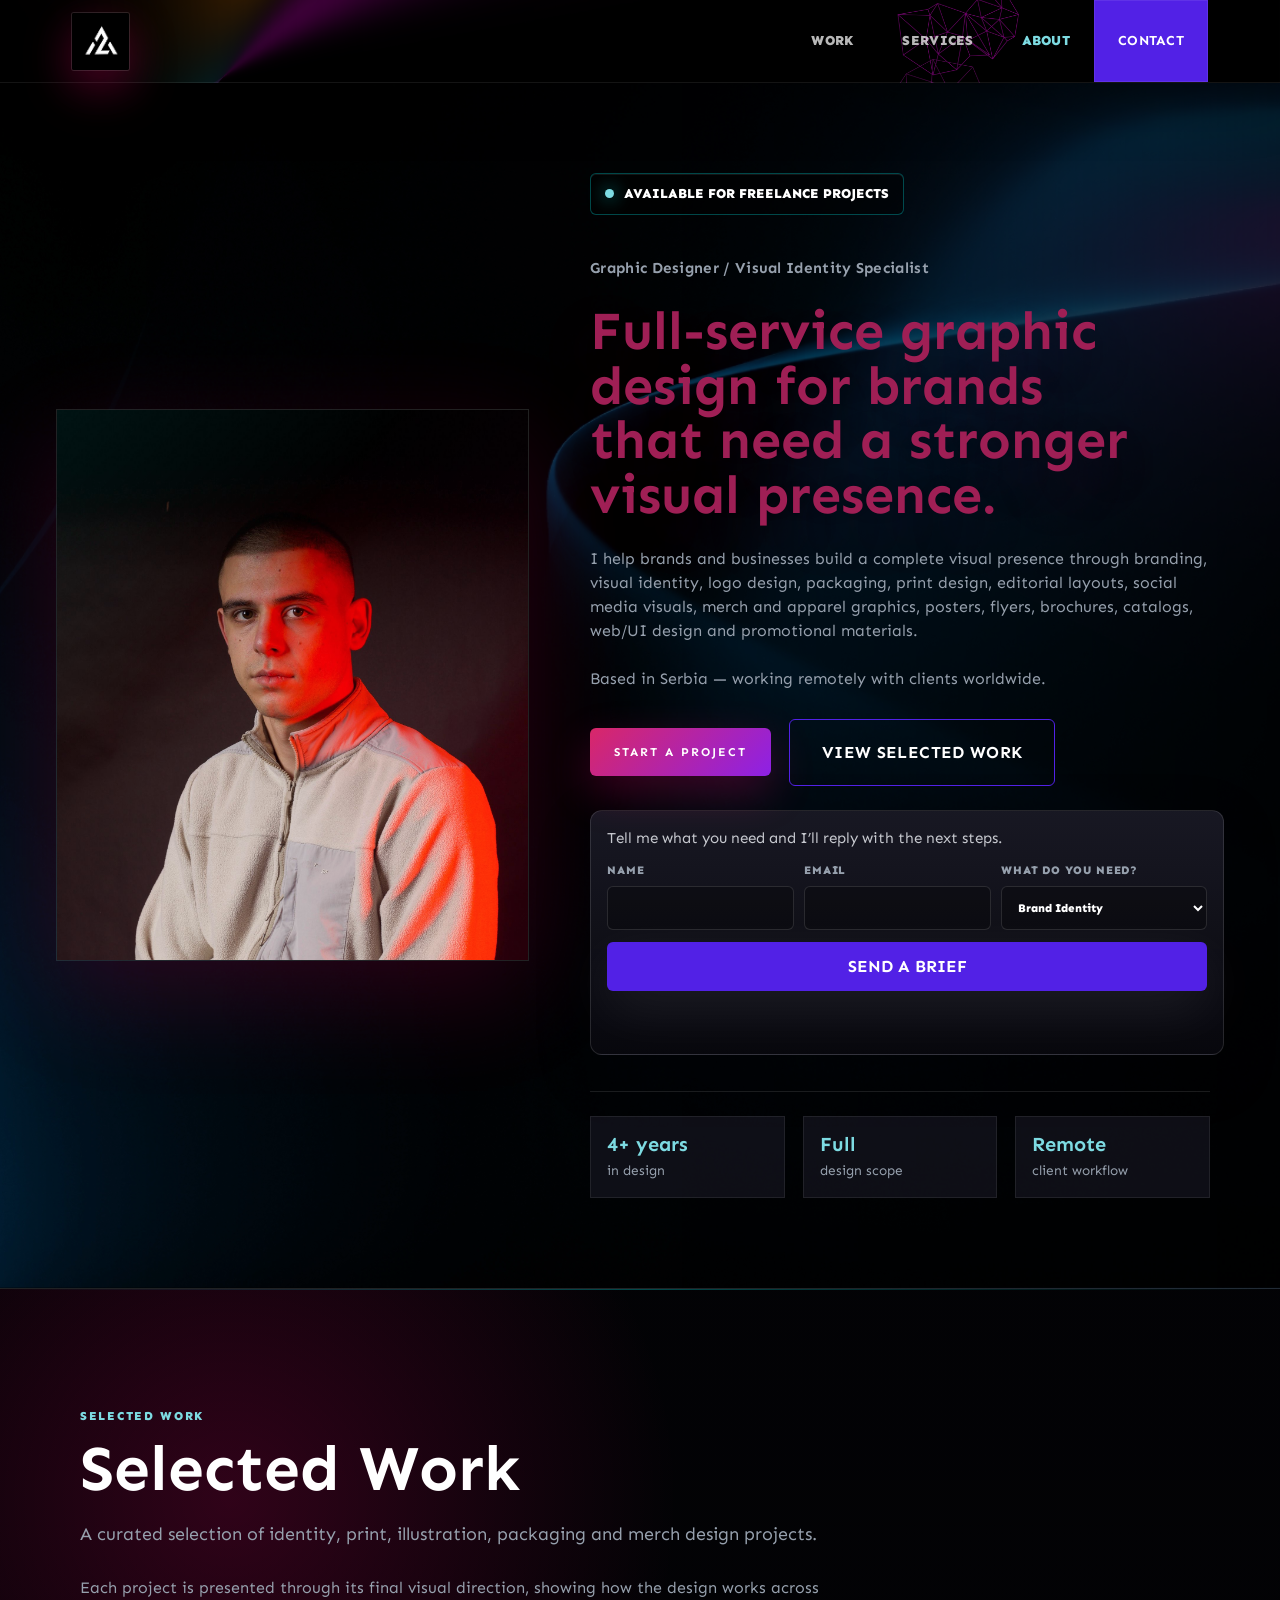
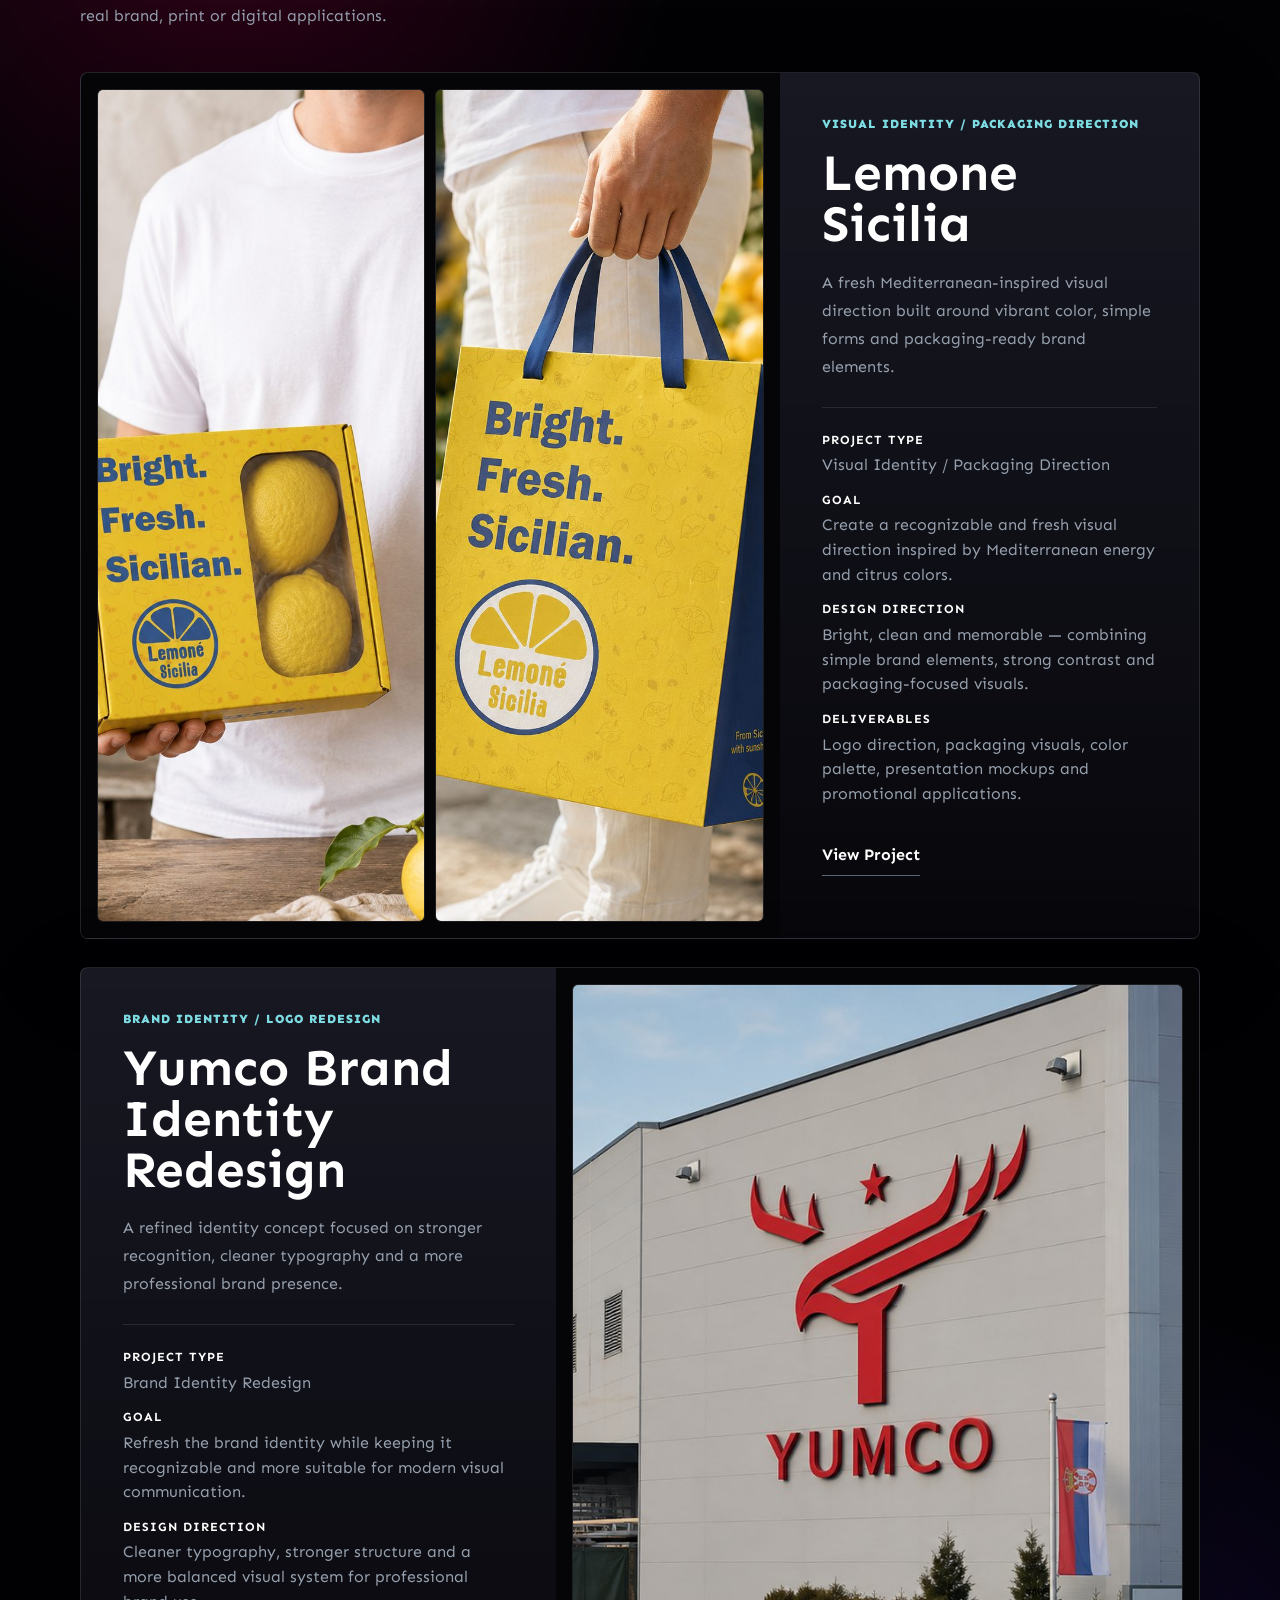
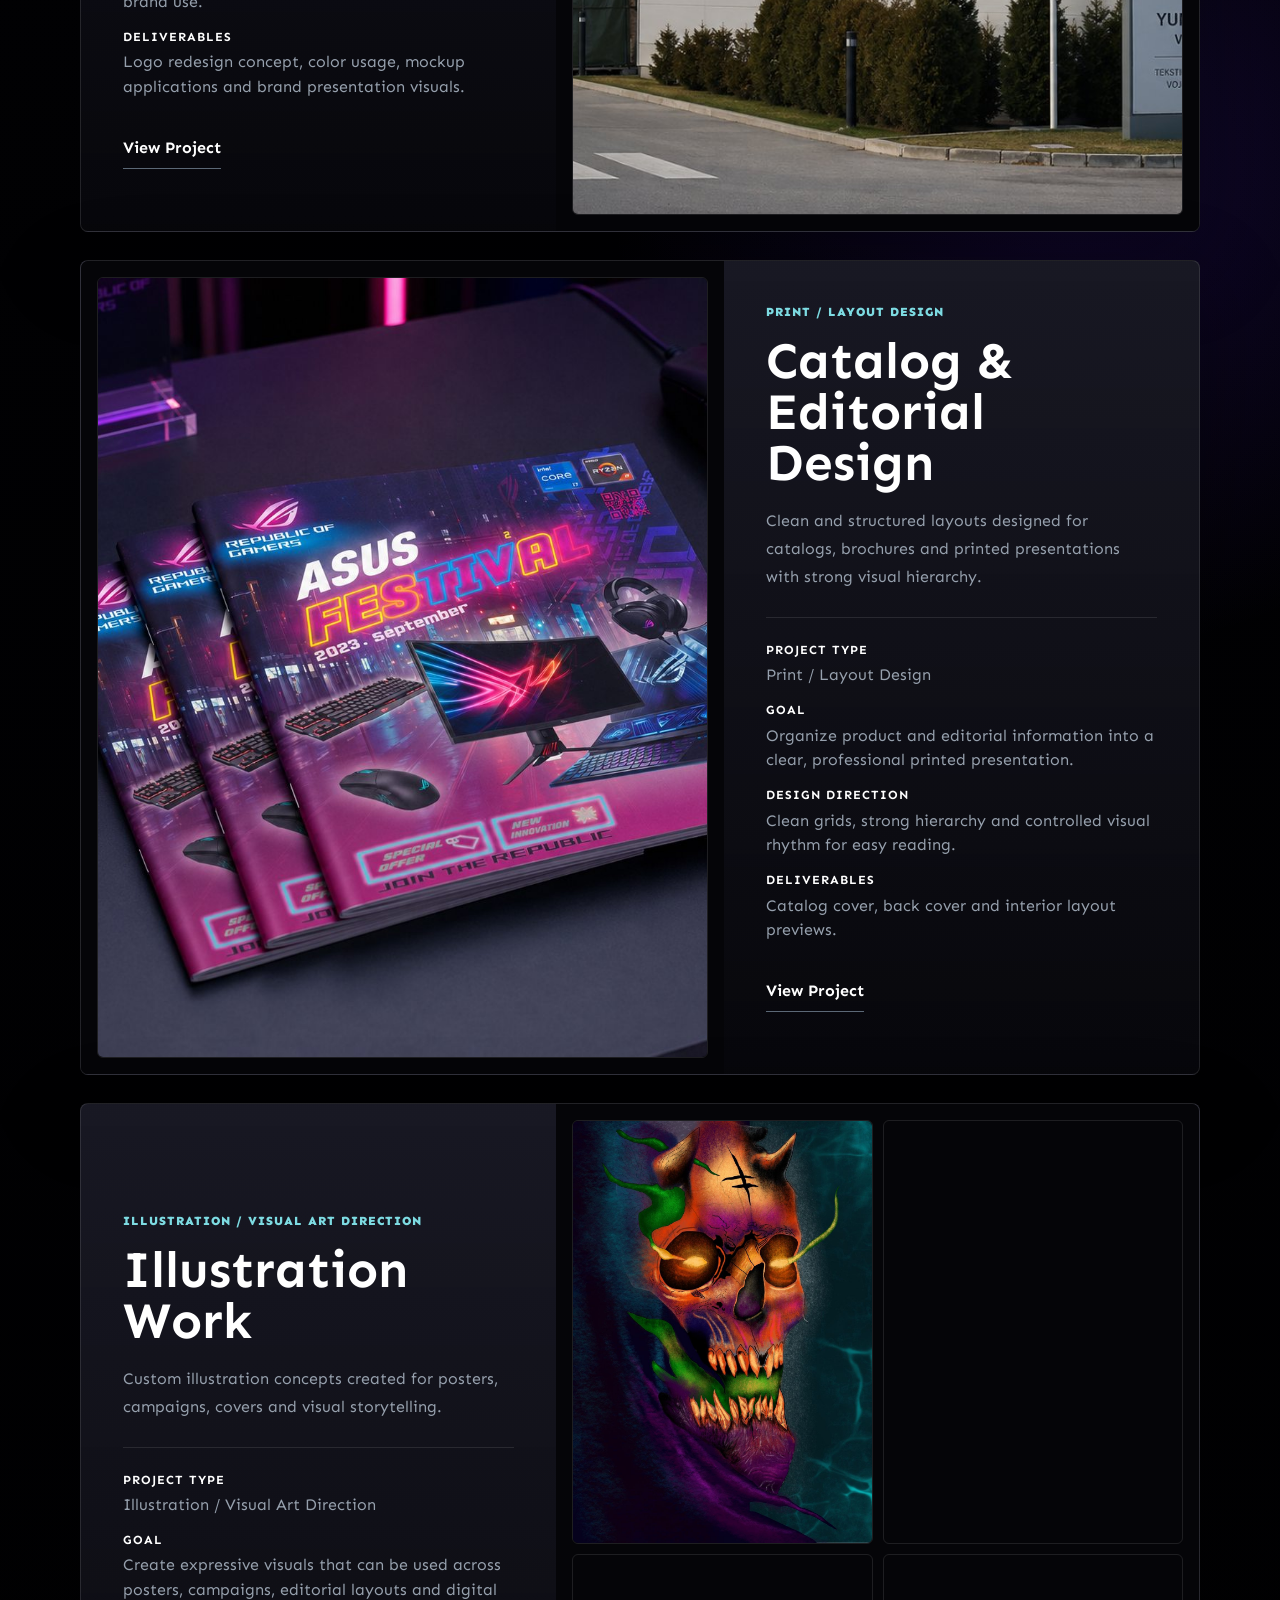
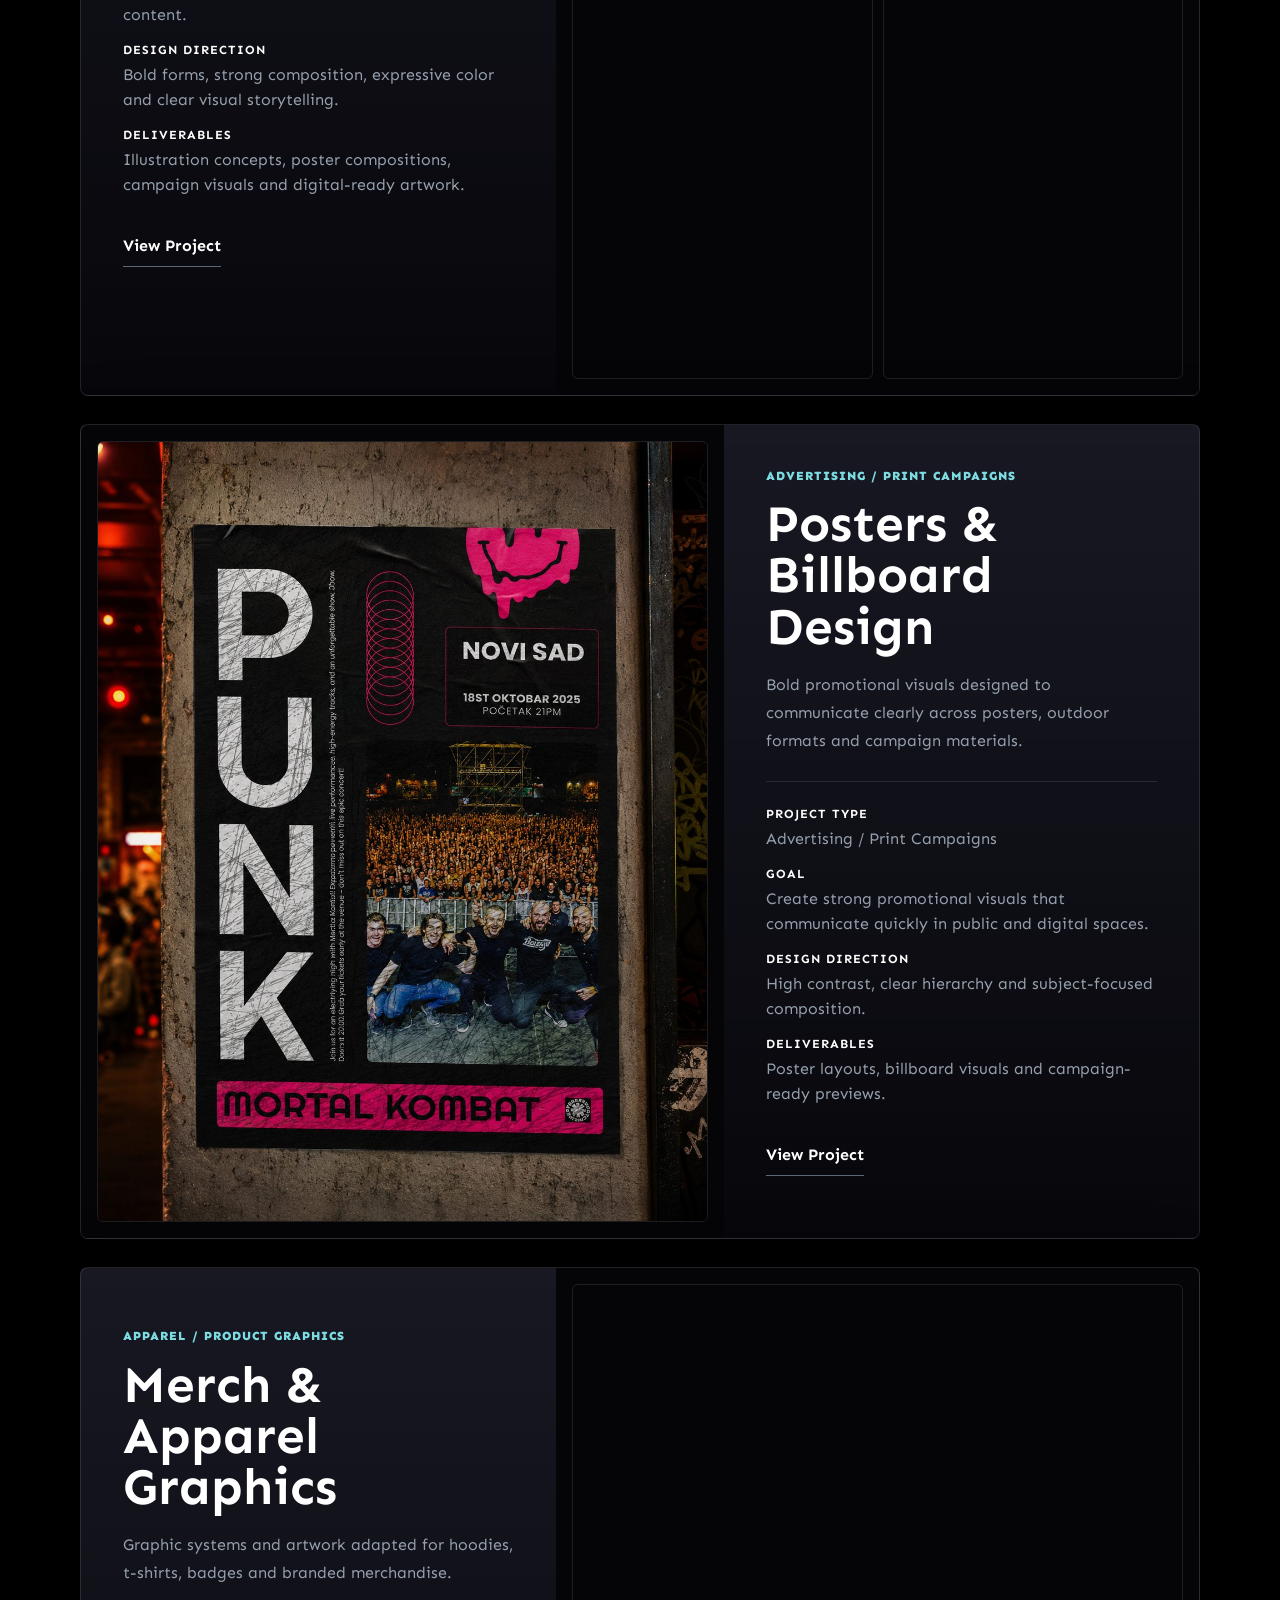
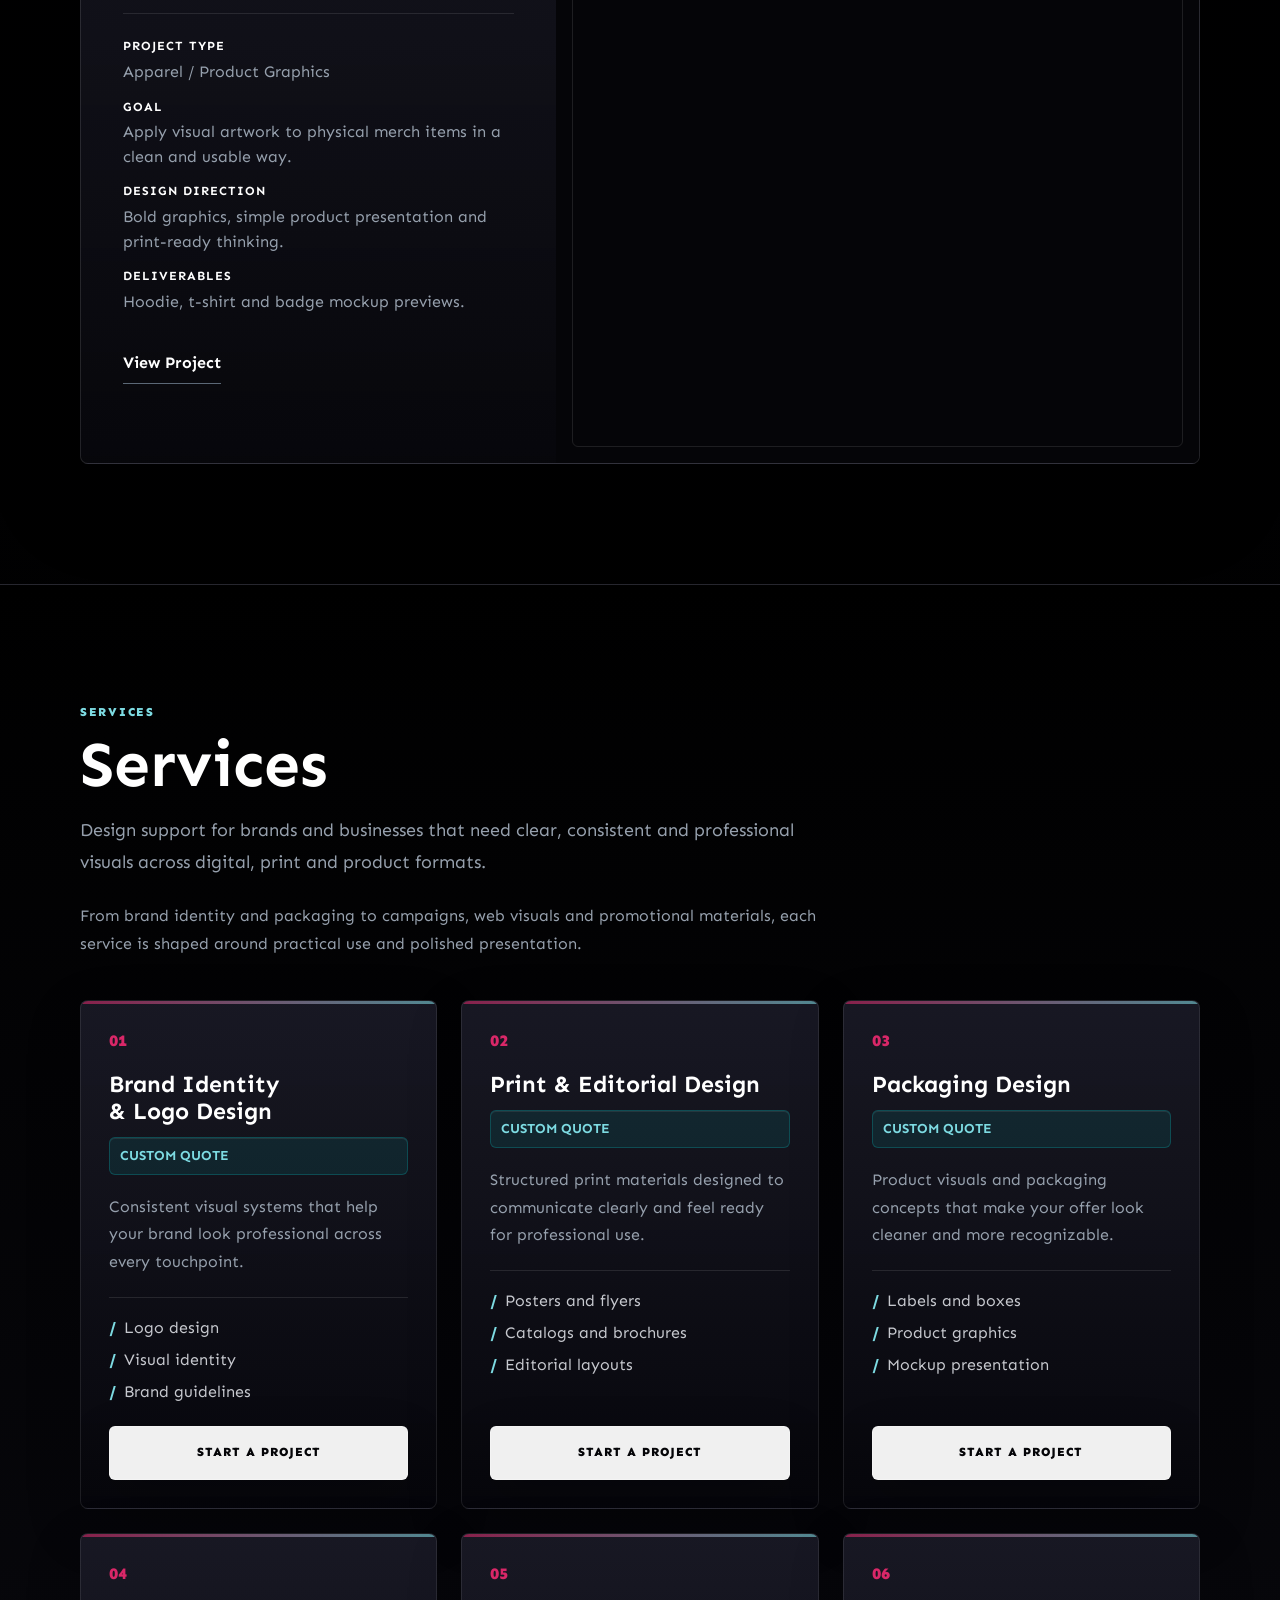
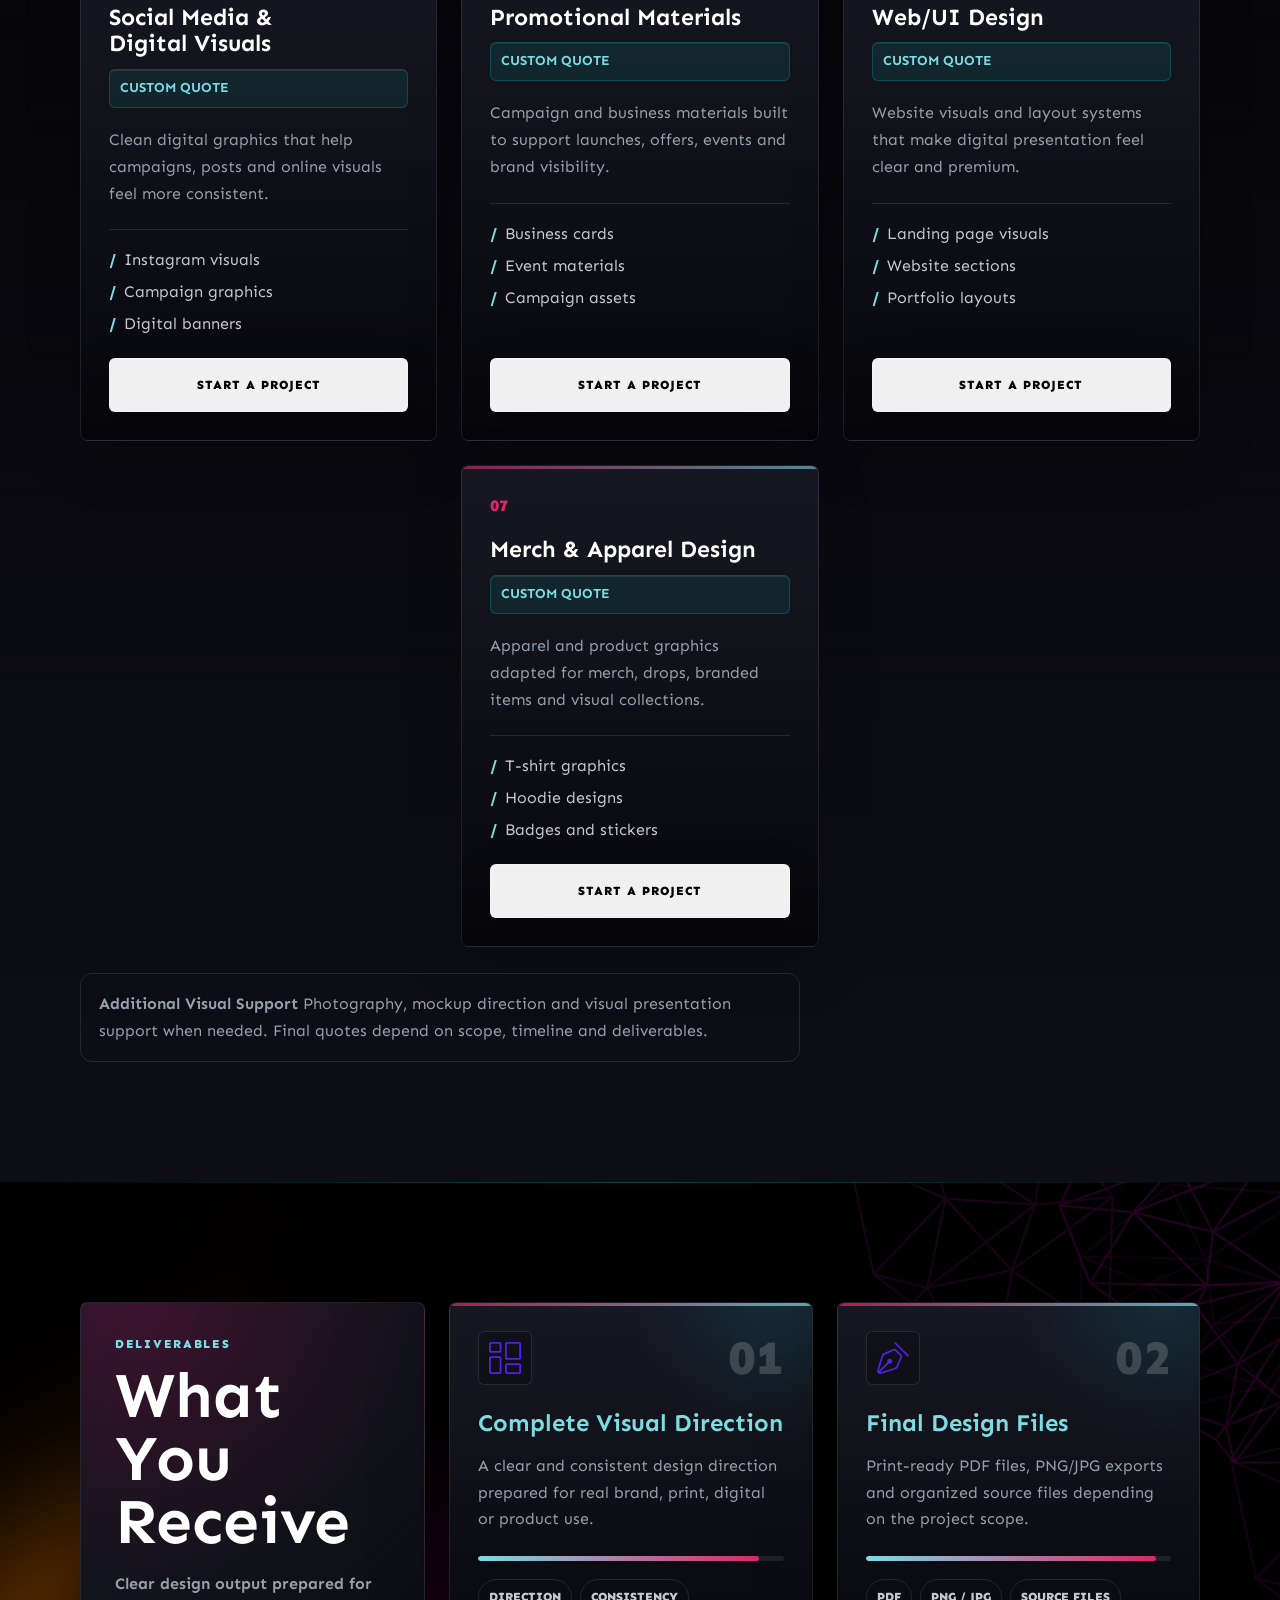
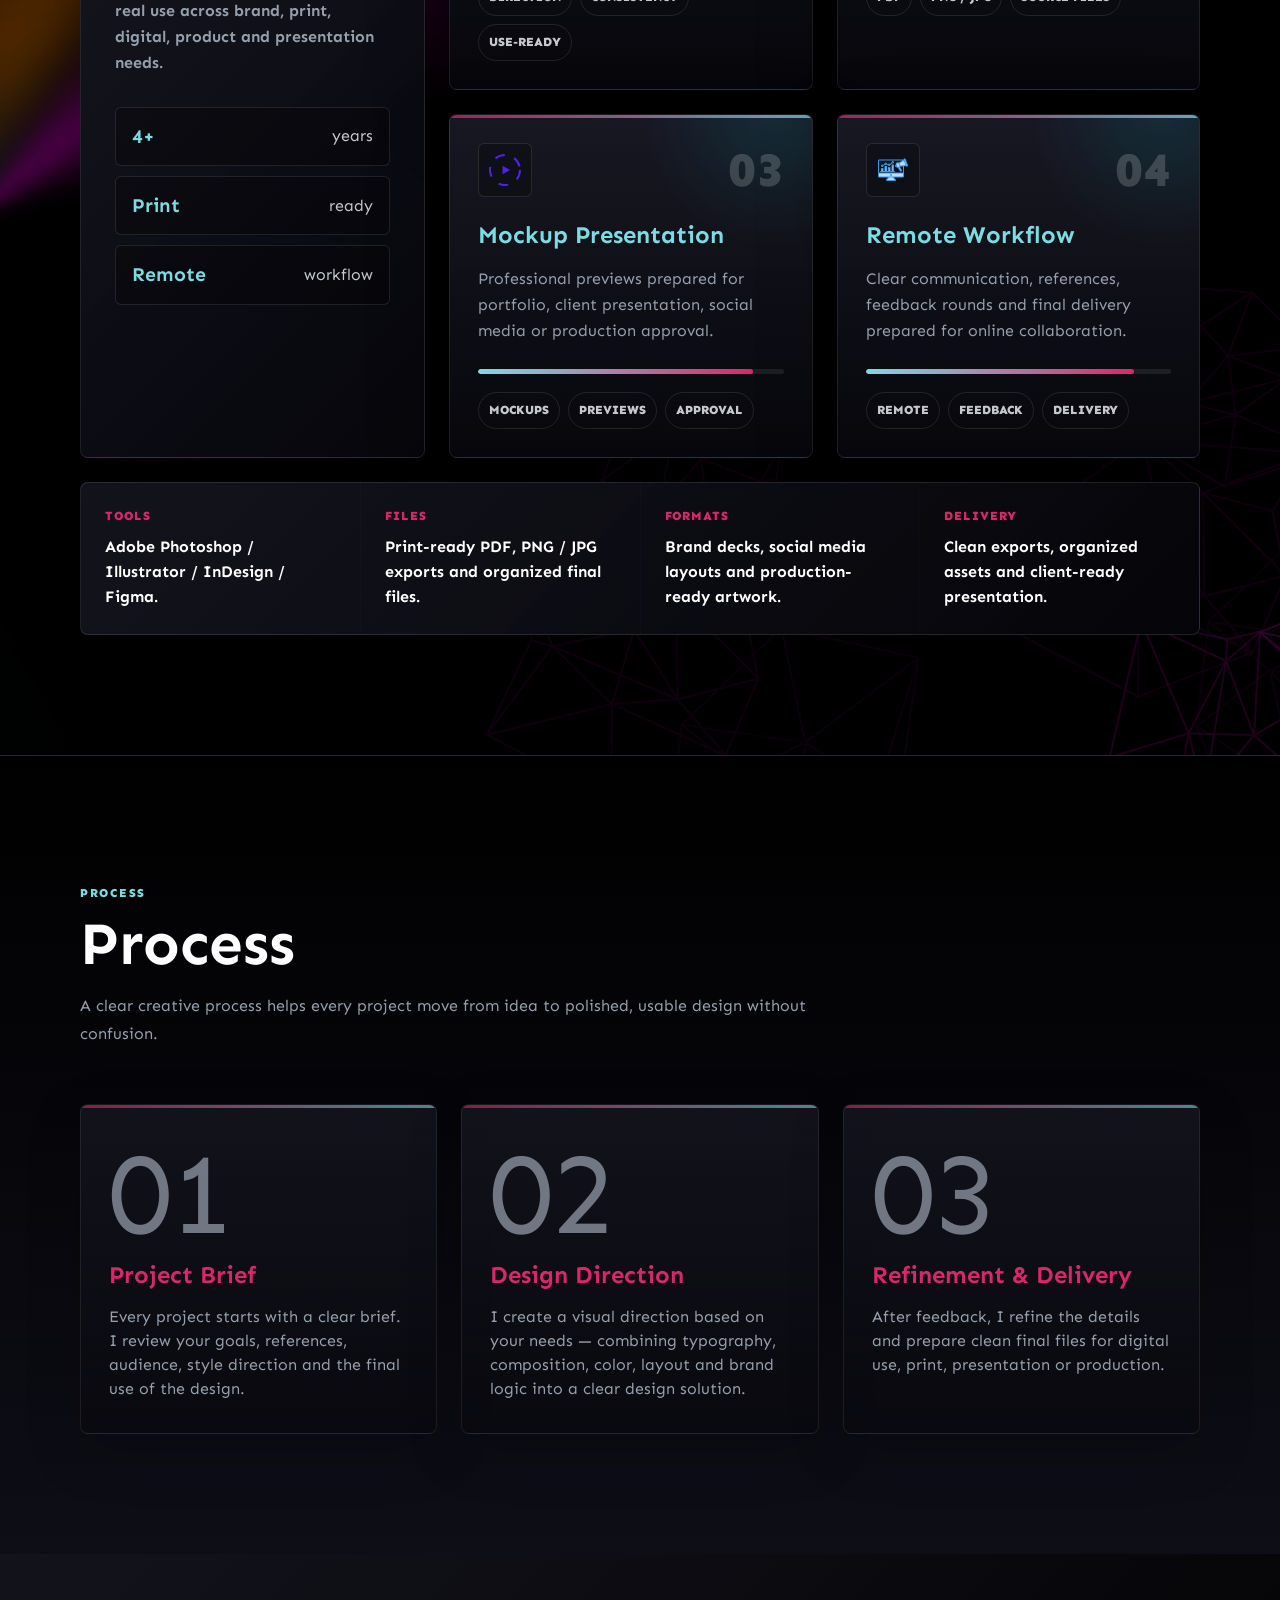
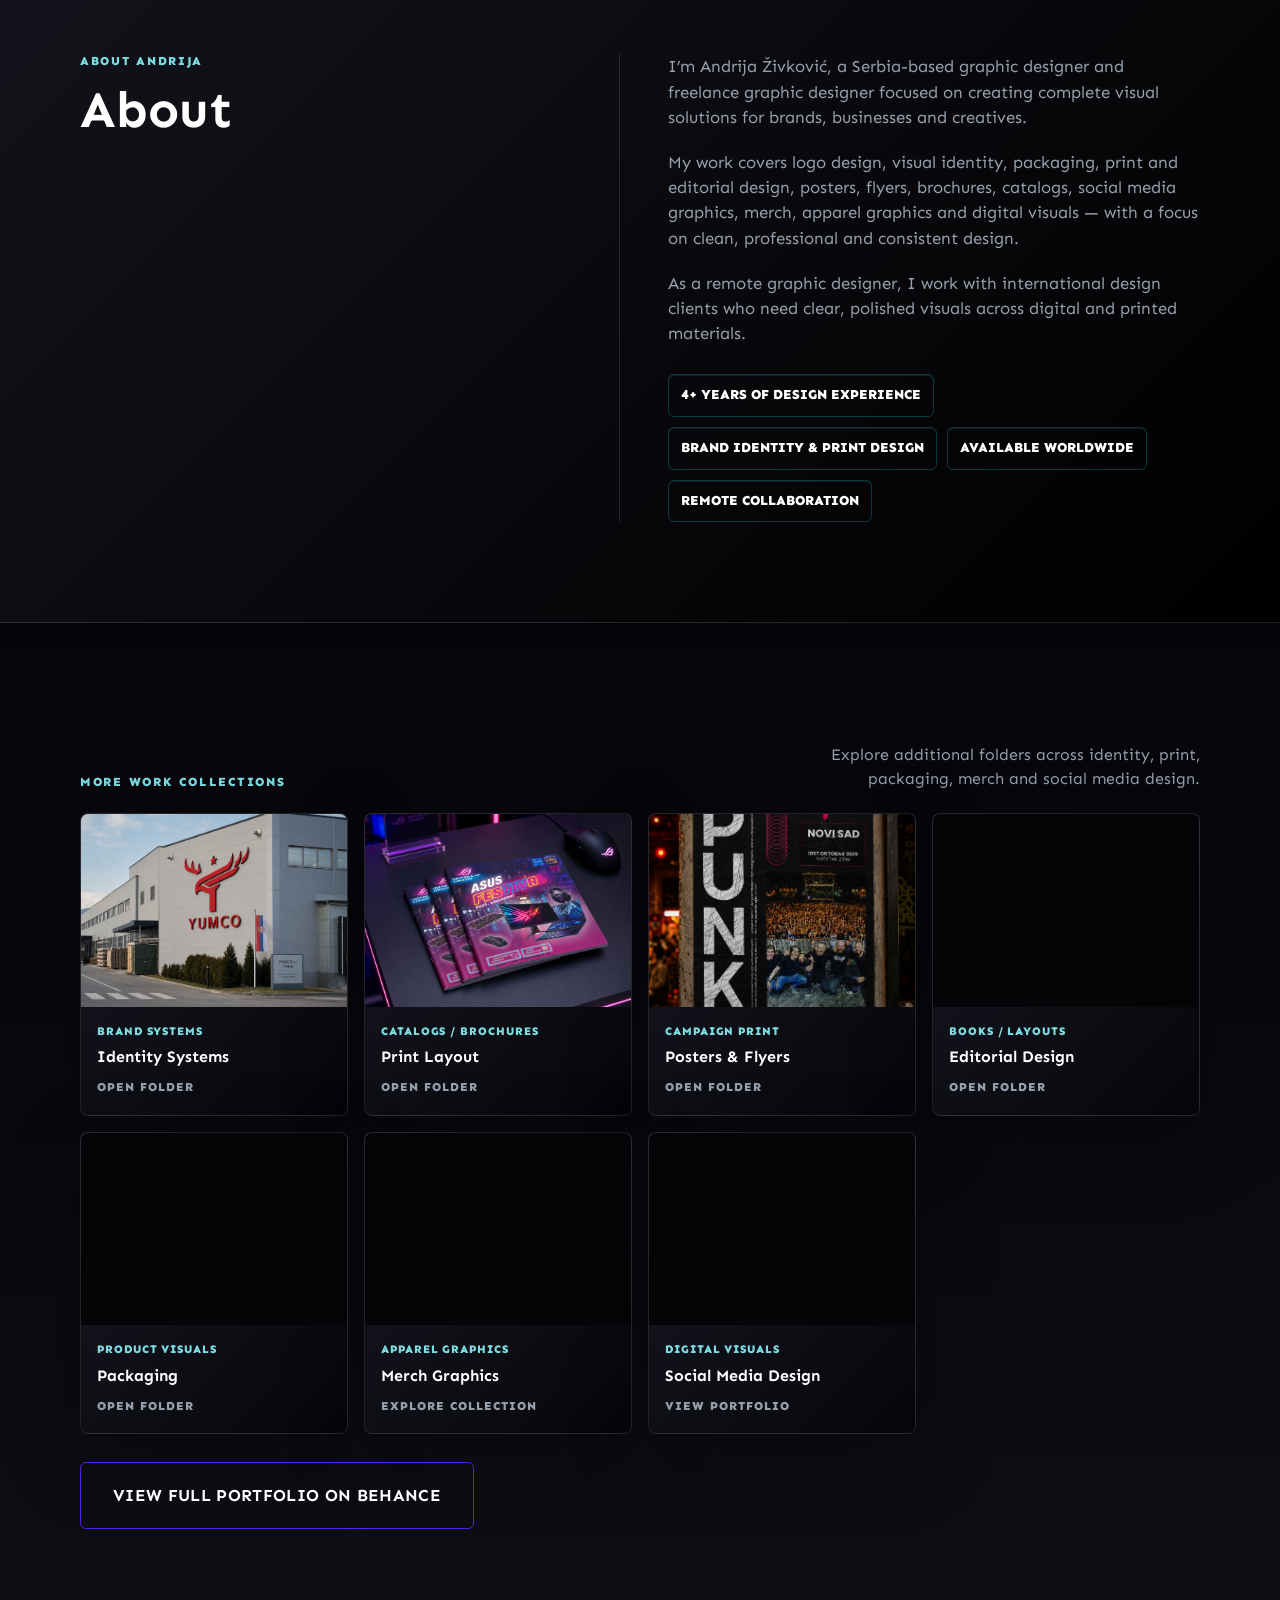
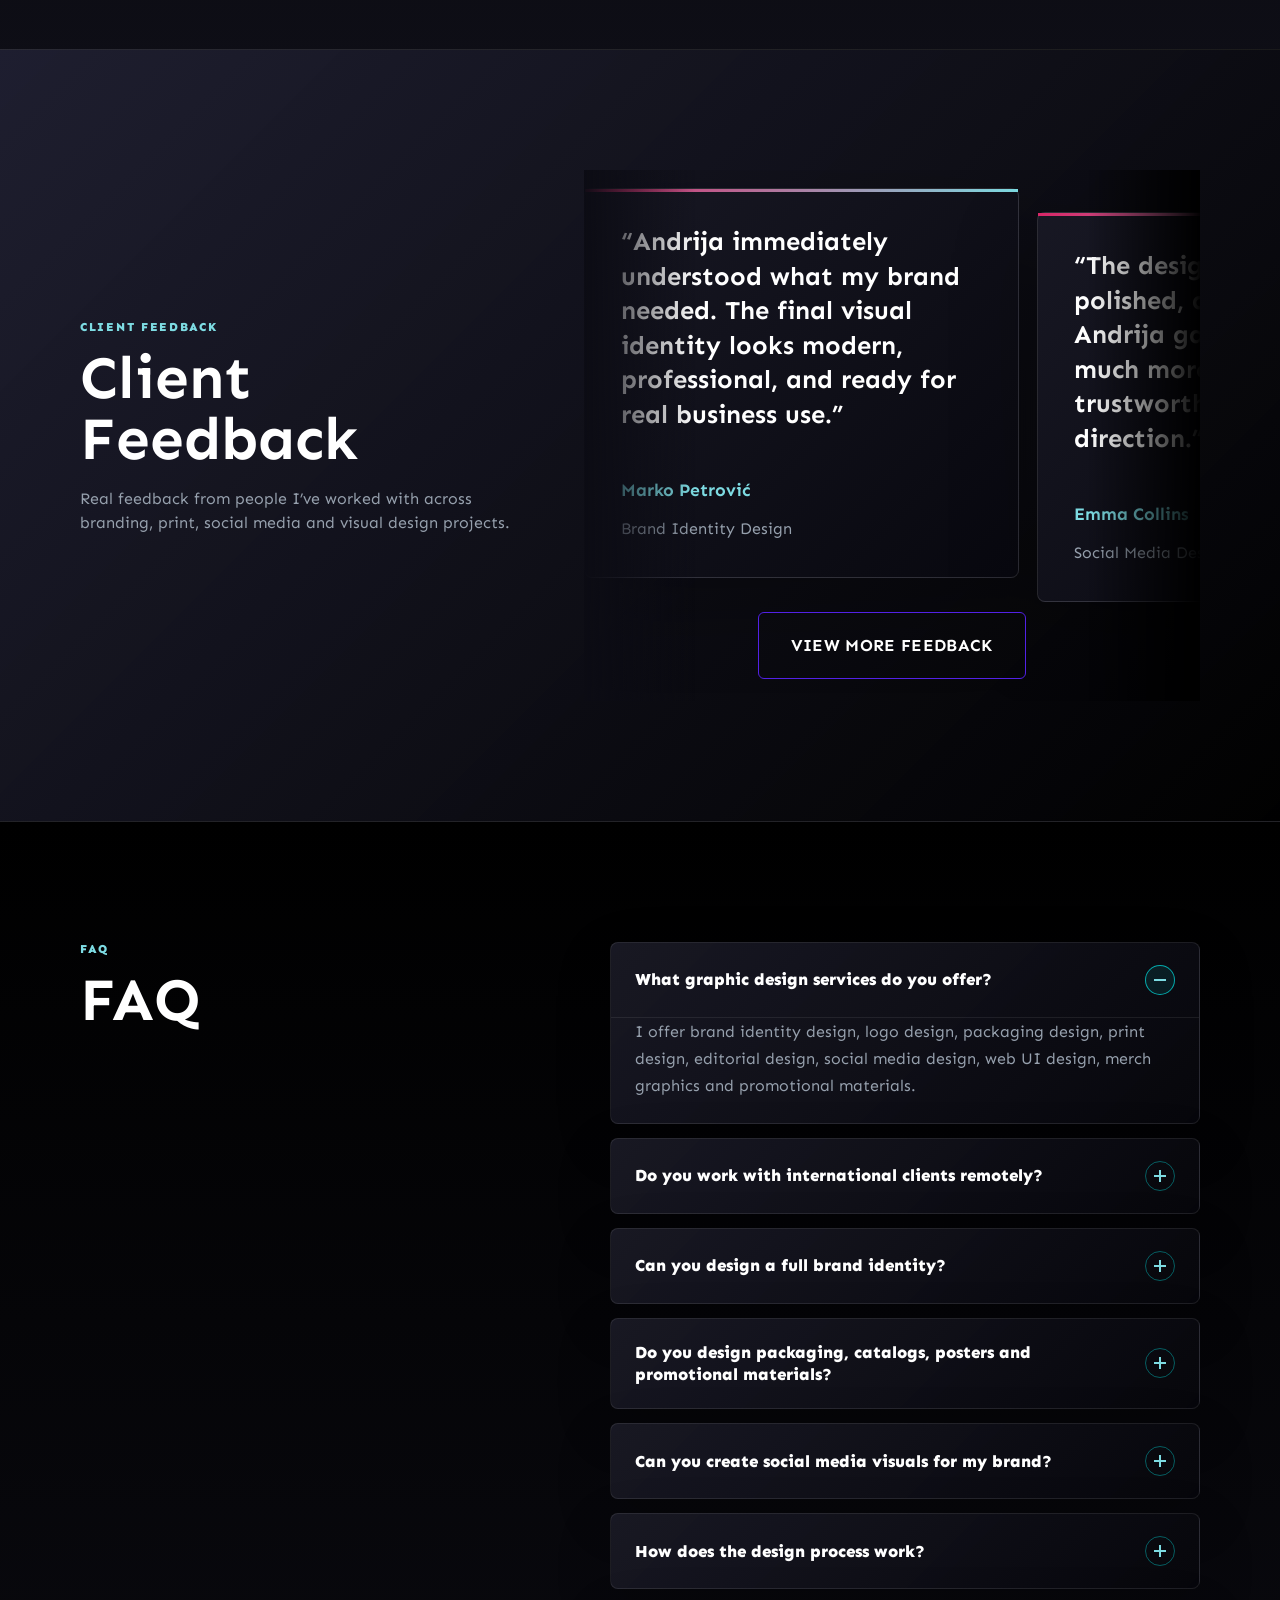
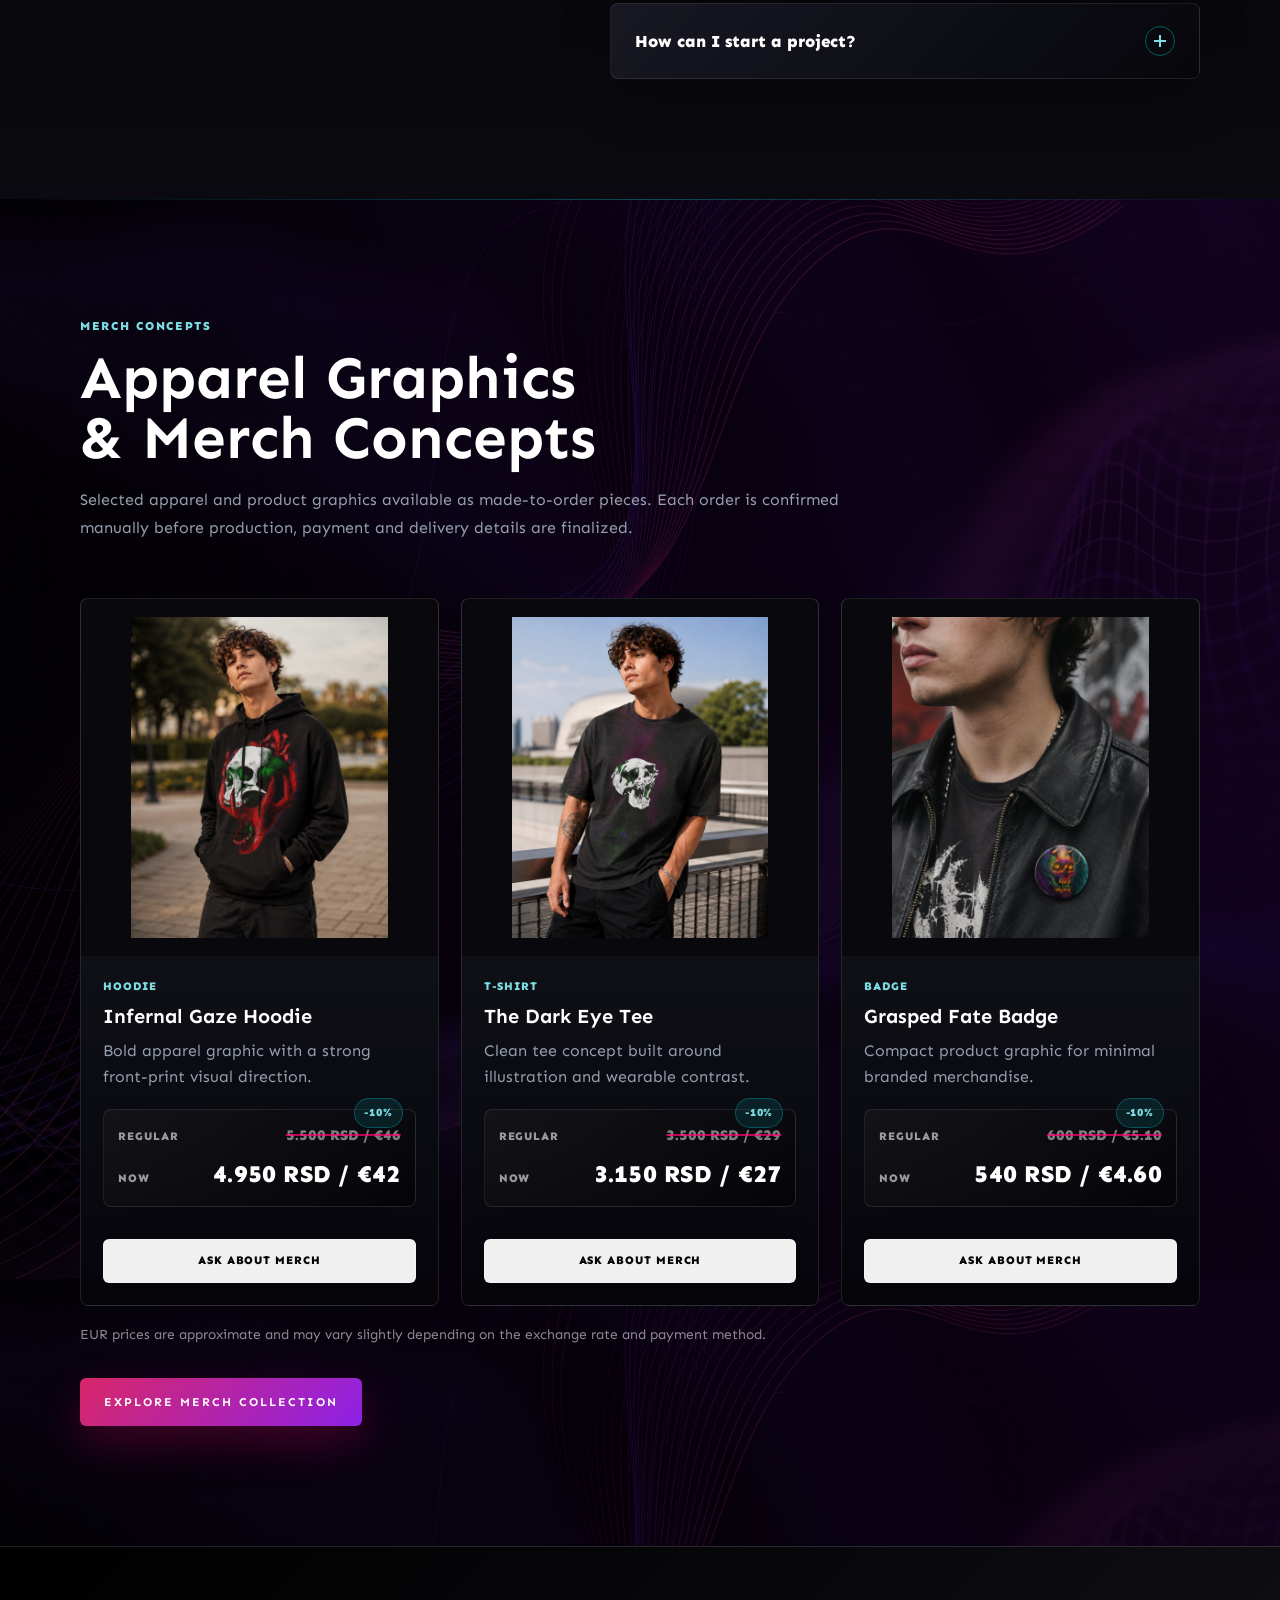
<file: index.html>
﻿<!DOCTYPE html>
<html lang="en">
<head>
  <meta charset="UTF-8">
  <meta name="viewport" content="width=device-width, initial-scale=1.0">
  <meta name="description" content="Full-service graphic designer helping brands build stronger visual identities across branding, logo design, packaging, print, editorial design, social media, web/UI and promotional materials. Available for remote international projects.">
  <meta name="keywords" content="graphic designer, freelance graphic designer, brand identity designer, logo designer, packaging designer, print designer, editorial designer, social media designer, web UI designer, promotional materials design, Serbia graphic designer, remote graphic designer, international graphic designer">
  <meta name="author" content="Andrija Živković">
  <meta name="robots" content="index, follow">
  <meta name="theme-color" content="#000000">
  <!-- Replace this URL with the final production domain if it changes. -->
  <link rel="canonical" href="https://andrijadesignstudio.com/">
  <!-- Google Search Console verification meta tag can be added here after the final domain is connected. -->
  <meta property="og:type" content="website">
  <meta property="og:title" content="Andrija Živković — Full-Service Graphic Designer">
  <meta property="og:description" content="Branding, visual identity, packaging, print, editorial, social media, web/UI and promotional design for brands worldwide.">
  <meta property="og:url" content="https://andrijadesignstudio.com/">
  <meta property="og:image" content="https://andrijadesignstudio.com/assets/andrija-hero.jpg">
  <meta property="og:site_name" content="andrijadesigns">
  <meta name="twitter:card" content="summary_large_image">
  <meta name="twitter:title" content="Andrija Živković — Full-Service Graphic Designer">
  <meta name="twitter:description" content="Full-service branding, print and digital design for brands worldwide.">
  <meta name="twitter:image" content="https://andrijadesignstudio.com/assets/andrija-hero.jpg">
  <title>Andrija Živković — Full-Service Graphic Designer for Branding, Print &amp; Digital Design</title>
  <link rel="icon" href="./assets/favicon.jpg" type="image/jpeg">
  <link rel="preconnect" href="https://fonts.googleapis.com">
  <link rel="preconnect" href="https://fonts.gstatic.com" crossorigin>
  <link href="https://fonts.googleapis.com/css2?family=Sen:wght@400;700;800&display=swap&subset=latin,latin-ext" rel="stylesheet">
  <link rel="stylesheet" href="styles.css">
  <script type="application/ld+json">
    {
      "@context": "https://schema.org",
      "@graph": [
        {
          "@type": "Person",
          "@id": "https://andrijadesignstudio.com/#person",
          "name": "Andrija Živković",
          "jobTitle": "Graphic Designer",
          "description": "Full-service graphic designer specializing in branding, visual identity, packaging, print, editorial, social media, web/UI and promotional design.",
          "url": "https://andrijadesignstudio.com/",
          "image": "https://andrijadesignstudio.com/assets/andrija-hero.jpg",
          "sameAs": [
            "https://www.behance.net/andrijadesign",
            "https://www.instagram.com/overriftdesigns/",
            "https://www.fiverr.com/sellers/andrijaandraa/"
          ],
          "knowsAbout": [
            "Graphic Design",
            "Brand Identity Design",
            "Logo Design",
            "Packaging Design",
            "Print Design",
            "Editorial Design",
            "Social Media Design",
            "Web UI Design",
            "Promotional Materials Design"
          ]
        },
        {
          "@type": "ProfessionalService",
          "@id": "https://andrijadesignstudio.com/#service",
          "name": "Andrija Živković Graphic Design",
          "url": "https://andrijadesignstudio.com/",
          "logo": "https://andrijadesignstudio.com/assets/logo.jpeg",
          "image": "https://andrijadesignstudio.com/assets/andrija-hero.jpg",
          "description": "Full-service graphic design for brands that need branding, visual identity, logo design, packaging, print design, editorial design, social media visuals, web/UI design and promotional materials.",
          "areaServed": "Worldwide",
          "founder": {
            "@id": "https://andrijadesignstudio.com/#person"
          },
          "sameAs": [
            "https://www.behance.net/andrijadesign",
            "https://www.instagram.com/overriftdesigns/",
            "https://www.fiverr.com/sellers/andrijaandraa/"
          ],
          "serviceType": [
            "Brand identity design",
            "Logo design",
            "Packaging design",
            "Print design",
            "Editorial design",
            "Social media design",
            "Web UI design",
            "Promotional materials design"
          ]
        }
      ]
    }
  </script>
  <script type="application/ld+json">
    {
      "@context": "https://schema.org",
      "@type": "FAQPage",
      "mainEntity": [
        {
          "@type": "Question",
          "name": "What graphic design services do you offer?",
          "acceptedAnswer": {
            "@type": "Answer",
            "text": "I offer brand identity design, logo design, packaging design, print design, editorial design, social media design, web UI design, merch graphics and promotional materials."
          }
        },
        {
          "@type": "Question",
          "name": "Do you work with international clients remotely?",
          "acceptedAnswer": {
            "@type": "Answer",
            "text": "Yes. I work remotely with clients worldwide through a clear online workflow, references, feedback rounds and organized final delivery."
          }
        },
        {
          "@type": "Question",
          "name": "Can you design a full brand identity?",
          "acceptedAnswer": {
            "@type": "Answer",
            "text": "Yes. A full brand identity can include logo direction, typography, color system, visual style, mockups and presentation-ready brand assets."
          }
        },
        {
          "@type": "Question",
          "name": "Do you design packaging, catalogs, posters and promotional materials?",
          "acceptedAnswer": {
            "@type": "Answer",
            "text": "Yes. I create packaging visuals, catalogs, brochures, posters, flyers, editorial layouts and print-ready promotional materials."
          }
        },
        {
          "@type": "Question",
          "name": "Can you create social media visuals for my brand?",
          "acceptedAnswer": {
            "@type": "Answer",
            "text": "Yes. I design Instagram posts, story visuals, campaign graphics, digital banners and consistent social media systems for brands."
          }
        },
        {
          "@type": "Question",
          "name": "How does the design process work?",
          "acceptedAnswer": {
            "@type": "Answer",
            "text": "Every project starts with a brief, then moves into visual direction, refinement and final file delivery for digital, print or production use."
          }
        },
        {
          "@type": "Question",
          "name": "How can I start a project?",
          "acceptedAnswer": {
            "@type": "Answer",
            "text": "Send a short brief with your goals, deadline, budget range and reference links. I will review the scope and reply with clear next steps."
          }
        }
      ]
    }
  </script>
</head>
<body>
  <div class="scroll-progress" aria-hidden="true"></div>

  <header class="site-header">
    <nav class="nav-shell" aria-label="Main navigation">
      <a class="brand" href="#top" aria-label="andrijadesigns home">
        <img src="./assets/logo.jpeg" alt="Andrija Živković graphic designer logo">
      </a>
      <button class="menu-toggle" type="button" aria-label="Open menu" aria-expanded="false">
        <span></span>
        <span></span>
      </button>
      <div class="nav-links" data-menu>
        <a href="#work">Work</a>
        <a href="#services">Services</a>
        <a href="#about">About</a>
        <a class="nav-button" href="#contact">Contact</a>
      </div>
    </nav>
  </header>

  <main id="top">
    <section class="split-section hero-section">
      <div class="container split-grid">
        <div class="media-panel reveal">
          <img src="./assets/andrija-hero.jpg" alt="Andrija Živković Serbia-based full-service graphic designer portrait" fetchpriority="high" decoding="async">
        </div>
        <div class="copy-panel reveal">
          <div class="availability-pill"><span></span>Available for freelance projects</div>
          <p class="eyebrow">Graphic Designer / Visual Identity Specialist</p>
          <h1>Full-service graphic design for brands that need a stronger visual presence.</h1>
          <p>I help brands and businesses build a complete visual presence through branding, visual identity, logo design, packaging, print design, editorial layouts, social media visuals, merch and apparel graphics, posters, flyers, brochures, catalogs, web/UI design and promotional materials.</p>
          <p class="hero-support">Based in Serbia — working remotely with clients worldwide.</p>
          <div class="hero-actions">
            <a class="button hot" href="#contact">Start a Project</a>
            <a class="button outline" href="#work">View Selected Work</a>
          </div>
          <form class="quick-inquiry-form" data-quick-inquiry-form data-contact-endpoint="/api/contact">
            <p>Tell me what you need and I’ll reply with the next steps.</p>
            <div class="quick-inquiry-grid">
              <label>Name<input name="name" type="text" autocomplete="name" required></label>
              <label>Email<input name="email" type="email" autocomplete="email" required></label>
              <label>What do you need?
                <select name="projectType" required>
                  <option value="Brand Identity">Brand Identity</option>
                  <option value="Logo Design">Logo Design</option>
                  <option value="Packaging">Packaging</option>
                  <option value="Print Design">Print Design</option>
                  <option value="Editorial Design">Editorial Design</option>
                  <option value="Social Media">Social Media</option>
                  <option value="Merch">Merch</option>
                  <option value="Web / UI Visuals">Web / UI Visuals</option>
                  <option value="Other">Other</option>
                </select>
              </label>
            </div>
            <button class="button form-button" type="submit">Send a Brief</button>
            <span class="form-note" data-quick-inquiry-note aria-live="polite"></span>
          </form>
          <div class="hero-stats" aria-label="Portfolio highlights">
            <div><strong>4+ years</strong><span>in design</span></div>
            <div><strong>Full</strong><span>design scope</span></div>
            <div><strong>Remote</strong><span>client workflow</span></div>
          </div>
        </div>
      </div>
    </section>

    <section id="about" class="section about-section">
      <div class="container about-grid">
        <div class="about-copy reveal">
          <p class="overline">ABOUT ANDRIJA</p>
          <h2>About</h2>
        </div>
        <div class="about-body reveal">
          <p>I’m Andrija Živković, a Serbia-based graphic designer and freelance graphic designer focused on creating complete visual solutions for brands, businesses and creatives.</p>
          <p>My work covers logo design, visual identity, packaging, print and editorial design, posters, flyers, brochures, catalogs, social media graphics, merch, apparel graphics and digital visuals — with a focus on clean, professional and consistent design.</p>
          <p>As a remote graphic designer, I work with international design clients who need clear, polished visuals across digital and printed materials.</p>
          <div class="about-points">
            <span>4+ Years of Design Experience</span>
            <span>Brand Identity &amp; Print Design</span>
            <span>Available Worldwide</span>
            <span>Remote Collaboration</span>
          </div>
        </div>
      </div>
    </section>

    <section id="experience" class="section process-section">
      <div class="container">
        <div class="section-heading reveal">
          <p class="overline">PROCESS</p>
          <h2>Process</h2>
          <p class="section-lead">A clear creative process helps every project move from idea to polished, usable design without confusion.</p>
        </div>
        <div class="process-grid">
          <article class="process-card reveal">
            <span>01</span>
            <h3>Project Brief</h3>
            <p>Every project starts with a clear brief. I review your goals, references, audience, style direction and the final use of the design.</p>
          </article>
          <article class="process-card reveal">
            <span>02</span>
            <h3>Design Direction</h3>
            <p>I create a visual direction based on your needs — combining typography, composition, color, layout and brand logic into a clear design solution.</p>
          </article>
          <article class="process-card reveal">
            <span>03</span>
            <h3>Refinement &amp; Delivery</h3>
            <p>After feedback, I refine the details and prepare clean final files for digital use, print, presentation or production.</p>
          </article>
        </div>
      </div>
    </section>

    <section class="section skills-section">
      <div class="container skills-grid">
        <div class="skills-intro reveal">
          <p class="overline">DELIVERABLES</p>
          <h2>What You Receive</h2>
          <p>Clear design output prepared for real use across brand, print, digital, product and presentation needs.</p>
          <div class="skill-proof">
            <span><strong>4+</strong> years</span>
            <span><strong>Print</strong> ready</span>
            <span><strong>Remote</strong> workflow</span>
          </div>
        </div>
        <article class="skill-card reveal">
          <div class="skill-card__top">
            <img src="./assets/icon-product.svg" alt="" loading="lazy" decoding="async">
            <span>01</span>
          </div>
          <h3>Complete Visual Direction</h3>
          <p>A clear and consistent design direction prepared for real brand, print, digital or product use.</p>
          <div class="skill-meter" style="--value: 92%"><span></span></div>
          <div class="skill-tags"><span>Direction</span><span>Consistency</span><span>Use-ready</span></div>
        </article>
        <article class="skill-card reveal">
          <div class="skill-card__top">
            <img src="./assets/icon-visual.svg" alt="" loading="lazy" decoding="async">
            <span>02</span>
          </div>
          <h3>Final Design Files</h3>
          <p>Print-ready PDF files, PNG/JPG exports and organized source files depending on the project scope.</p>
          <div class="skill-meter" style="--value: 95%"><span></span></div>
          <div class="skill-tags"><span>PDF</span><span>PNG / JPG</span><span>Source files</span></div>
        </article>
        <article class="skill-card reveal">
          <div class="skill-card__top">
            <img src="./assets/icon-motion.svg" alt="" loading="lazy" decoding="async">
            <span>03</span>
          </div>
          <h3>Mockup Presentation</h3>
          <p>Professional previews prepared for portfolio, client presentation, social media or production approval.</p>
          <div class="skill-meter" style="--value: 90%"><span></span></div>
          <div class="skill-tags"><span>Mockups</span><span>Previews</span><span>Approval</span></div>
        </article>
        <article class="skill-card reveal">
          <div class="skill-card__top">
            <img src="./assets/icon-brand.png" alt="" loading="lazy" decoding="async">
            <span>04</span>
          </div>
          <h3>Remote Workflow</h3>
          <p>Clear communication, references, feedback rounds and final delivery prepared for online collaboration.</p>
          <div class="skill-meter" style="--value: 88%"><span></span></div>
          <div class="skill-tags"><span>Remote</span><span>Feedback</span><span>Delivery</span></div>
        </article>
        <div class="skill-system reveal" aria-label="Design coverage">
          <div>
            <span>Tools</span>
            <strong>Adobe Photoshop / Illustrator / InDesign / Figma.</strong>
          </div>
          <div>
            <span>Files</span>
            <strong>Print-ready PDF, PNG / JPG exports and organized final files.</strong>
          </div>
          <div>
            <span>Formats</span>
            <strong>Brand decks, social media layouts and production-ready artwork.</strong>
          </div>
          <div>
            <span>Delivery</span>
            <strong>Clean exports, organized assets and client-ready presentation.</strong>
          </div>
        </div>
      </div>
    </section>

    <section id="services" class="section services-section">
      <div class="container">
        <div class="section-heading reveal">
          <p class="overline">SERVICES</p>
          <h2>Services</h2>
          <p class="section-lead">Design support for brands and businesses that need clear, consistent and professional visuals across digital, print and product formats.</p>
          <p class="portfolio-value">From brand identity and packaging to campaigns, web visuals and promotional materials, each service is shaped around practical use and polished presentation.</p>
        </div>
        <div class="service-grid">
          <article class="service-card reveal">
            <span>01</span>
            <h3>Brand Identity &amp; Logo Design</h3>
            <strong class="service-price">Custom Quote</strong>
            <p>Consistent visual systems that help your brand look professional across every touchpoint.</p>
            <ul>
              <li>Logo design</li>
              <li>Visual identity</li>
              <li>Brand guidelines</li>
            </ul>
            <a class="button service-button" href="#contact">Start a Project</a>
          </article>
          <article class="service-card reveal">
            <span>02</span>
            <h3>Print &amp; Editorial Design</h3>
            <strong class="service-price">Custom Quote</strong>
            <p>Structured print materials designed to communicate clearly and feel ready for professional use.</p>
            <ul>
              <li>Posters and flyers</li>
              <li>Catalogs and brochures</li>
              <li>Editorial layouts</li>
            </ul>
            <a class="button service-button" href="#contact">Start a Project</a>
          </article>
          <article class="service-card reveal">
            <span>03</span>
            <h3>Packaging Design</h3>
            <strong class="service-price">Custom Quote</strong>
            <p>Product visuals and packaging concepts that make your offer look cleaner and more recognizable.</p>
            <ul>
              <li>Labels and boxes</li>
              <li>Product graphics</li>
              <li>Mockup presentation</li>
            </ul>
            <a class="button service-button" href="#contact">Start a Project</a>
          </article>
          <article class="service-card reveal">
            <span>04</span>
            <h3>Social Media &amp; Digital Visuals</h3>
            <strong class="service-price">Custom Quote</strong>
            <p>Clean digital graphics that help campaigns, posts and online visuals feel more consistent.</p>
            <ul>
              <li>Instagram visuals</li>
              <li>Campaign graphics</li>
              <li>Digital banners</li>
            </ul>
            <a class="button service-button" href="#contact">Start a Project</a>
          </article>
          <article class="service-card reveal">
            <span>05</span>
            <h3>Promotional Materials</h3>
            <strong class="service-price">Custom Quote</strong>
            <p>Campaign and business materials built to support launches, offers, events and brand visibility.</p>
            <ul>
              <li>Business cards</li>
              <li>Event materials</li>
              <li>Campaign assets</li>
            </ul>
            <a class="button service-button" href="#contact">Start a Project</a>
          </article>
          <article class="service-card reveal">
            <span>06</span>
            <h3>Web/UI Design</h3>
            <strong class="service-price">Custom Quote</strong>
            <p>Website visuals and layout systems that make digital presentation feel clear and premium.</p>
            <ul>
              <li>Landing page visuals</li>
              <li>Website sections</li>
              <li>Portfolio layouts</li>
            </ul>
            <a class="button service-button" href="#contact">Start a Project</a>
          </article>
          <article class="service-card reveal">
            <span>07</span>
            <h3>Merch &amp; Apparel Design</h3>
            <strong class="service-price">Custom Quote</strong>
            <p>Apparel and product graphics adapted for merch, drops, branded items and visual collections.</p>
            <ul>
              <li>T-shirt graphics</li>
              <li>Hoodie designs</li>
              <li>Badges and stickers</li>
            </ul>
            <a class="button service-button" href="#contact">Start a Project</a>
          </article>
        </div>
        <p class="service-note reveal"><strong>Additional Visual Support</strong> Photography, mockup direction and visual presentation support when needed. Final quotes depend on scope, timeline and deliverables.</p>
      </div>
    </section>

    <section id="work" class="section projects-section">
      <div class="container">
        <div class="section-heading reveal">
          <p class="overline">SELECTED WORK</p>
          <h2>Selected Work</h2>
          <p class="section-lead">A curated selection of identity, print, illustration, packaging and merch design projects.</p>
          <p class="portfolio-value">Each project is presented through its final visual direction, showing how the design works across real brand, print or digital applications.</p>
        </div>
        <div class="selected-work-grid">
          <article class="selected-project selected-project--featured reveal">
            <button class="selected-project__media" type="button" data-open-work-collection="lemoneSicilia" aria-label="Open Lemone Sicilia case study">
              <img src="./assets/work-optimized/lemone-sicilia/lemone-sicilia-01.jpg" alt="Lemone Sicilia packaging and brand identity design by Andrija Živković" loading="lazy" decoding="async">
              <img src="./assets/work-optimized/lemone-sicilia/lemone-sicilia-03-bags.jpg" alt="Lemone Sicilia branded bag and packaging mockup design" loading="lazy" decoding="async">
            </button>
            <div class="selected-project__content">
              <span>Visual Identity / Packaging Direction</span>
              <h3>Lemone Sicilia</h3>
              <p>A fresh Mediterranean-inspired visual direction built around vibrant color, simple forms and packaging-ready brand elements.</p>
              <div class="mini-case">
                <p><strong>Project Type</strong> Visual Identity / Packaging Direction</p>
                <p><strong>Goal</strong> Create a recognizable and fresh visual direction inspired by Mediterranean energy and citrus colors.</p>
                <p><strong>Design Direction</strong> Bright, clean and memorable — combining simple brand elements, strong contrast and packaging-focused visuals.</p>
                <p><strong>Deliverables</strong> Logo direction, packaging visuals, color palette, presentation mockups and promotional applications.</p>
              </div>
              <button class="text-link case-study-link" type="button" data-open-work-collection="lemoneSicilia">View Project</button>
            </div>
          </article>

          <article class="selected-project reveal">
            <button class="selected-project__media" type="button" data-open-work-collection="yumco" aria-label="Open Yumco case study">
              <img src="./assets/work-optimized/yumco/yumco-01.jpg" alt="Yumco visual identity redesign presentation by Andrija Živković" loading="lazy" decoding="async">
            </button>
            <div class="selected-project__content">
              <span>Brand Identity / Logo Redesign</span>
              <h3>Yumco Brand Identity Redesign</h3>
              <p>A refined identity concept focused on stronger recognition, cleaner typography and a more professional brand presence.</p>
              <div class="mini-case">
                <p><strong>Project Type</strong> Brand Identity Redesign</p>
                <p><strong>Goal</strong> Refresh the brand identity while keeping it recognizable and more suitable for modern visual communication.</p>
                <p><strong>Design Direction</strong> Cleaner typography, stronger structure and a more balanced visual system for professional brand use.</p>
                <p><strong>Deliverables</strong> Logo redesign concept, color usage, mockup applications and brand presentation visuals.</p>
              </div>
              <button class="text-link case-study-link" type="button" data-open-work-collection="yumco">View Project</button>
            </div>
          </article>

          <article class="selected-project reveal">
            <button class="selected-project__media" type="button" data-open-work-collection="catalog" aria-label="Open catalog and editorial design project">
              <img src="./assets/work-optimized/catalog/asus-rog-catalog-cover.jpg" alt="Editorial catalog layout design project by Andrija Živković" loading="lazy" decoding="async">
            </button>
            <div class="selected-project__content">
              <span>Print / Layout Design</span>
              <h3>Catalog &amp; Editorial Design</h3>
              <p>Clean and structured layouts designed for catalogs, brochures and printed presentations with strong visual hierarchy.</p>
              <div class="mini-case">
                <p><strong>Project Type</strong> Print / Layout Design</p>
                <p><strong>Goal</strong> Organize product and editorial information into a clear, professional printed presentation.</p>
                <p><strong>Design Direction</strong> Clean grids, strong hierarchy and controlled visual rhythm for easy reading.</p>
                <p><strong>Deliverables</strong> Catalog cover, back cover and interior layout previews.</p>
              </div>
              <button class="text-link case-study-link" type="button" data-open-work-collection="catalog">View Project</button>
            </div>
          </article>

          <article class="selected-project reveal">
            <button class="selected-project__media selected-project__media--grid" type="button" data-open-illustrations aria-label="Open illustration work">
              <img src="./assets/project-infernal-gaze.jpeg" alt="Infernal Gaze concept art illustration by Andrija Živković" loading="lazy" decoding="async">
              <img src="./assets/project-dark-eye.jpeg" alt="The Dark Eye conceptual illustration artwork by Andrija Živković" loading="lazy" decoding="async">
              <img src="./assets/project-preserved-thoughts.jpeg" alt="Preserved Thoughts skull illustration artwork by Andrija Živković" loading="lazy" decoding="async">
              <img src="./assets/project-grasped-fate.jpg" alt="Grasped Fate skull illustration artwork by Andrija Živković" loading="lazy" decoding="async">
            </button>
            <div class="selected-project__content">
              <span>Illustration / Visual Art Direction</span>
              <h3>Illustration Work</h3>
              <p>Custom illustration concepts created for posters, campaigns, covers and visual storytelling.</p>
              <div class="mini-case">
                <p><strong>Project Type</strong> Illustration / Visual Art Direction</p>
                <p><strong>Goal</strong> Create expressive visuals that can be used across posters, campaigns, editorial layouts and digital content.</p>
                <p><strong>Design Direction</strong> Bold forms, strong composition, expressive color and clear visual storytelling.</p>
                <p><strong>Deliverables</strong> Illustration concepts, poster compositions, campaign visuals and digital-ready artwork.</p>
              </div>
              <button class="text-link case-study-link" type="button" data-open-illustrations>View Project</button>
            </div>
          </article>

          <article class="selected-project reveal">
            <button class="selected-project__media" type="button" data-open-work-collection="posterBillboard" aria-label="Open posters and billboard design project">
              <img src="./assets/work-optimized/poster-billboard/poster-mortal-kombat.jpg" alt="Poster and billboard promotional design project by Andrija Živković" loading="lazy" decoding="async">
            </button>
            <div class="selected-project__content">
              <span>Advertising / Print Campaigns</span>
              <h3>Posters &amp; Billboard Design</h3>
              <p>Bold promotional visuals designed to communicate clearly across posters, outdoor formats and campaign materials.</p>
              <div class="mini-case">
                <p><strong>Project Type</strong> Advertising / Print Campaigns</p>
                <p><strong>Goal</strong> Create strong promotional visuals that communicate quickly in public and digital spaces.</p>
                <p><strong>Design Direction</strong> High contrast, clear hierarchy and subject-focused composition.</p>
                <p><strong>Deliverables</strong> Poster layouts, billboard visuals and campaign-ready previews.</p>
              </div>
              <button class="text-link case-study-link" type="button" data-open-work-collection="posterBillboard">View Project</button>
            </div>
          </article>

          <article class="selected-project reveal">
            <a class="selected-project__media" href="./merch/" aria-label="View merch and apparel graphics">
              <img src="./assets/merch-optimized/hoodie-1.jpg" alt="Merch and apparel graphic design preview by Andrija Živković" loading="lazy" decoding="async">
            </a>
            <div class="selected-project__content">
              <span>Apparel / Product Graphics</span>
              <h3>Merch &amp; Apparel Graphics</h3>
              <p>Graphic systems and artwork adapted for hoodies, t-shirts, badges and branded merchandise.</p>
              <div class="mini-case">
                <p><strong>Project Type</strong> Apparel / Product Graphics</p>
                <p><strong>Goal</strong> Apply visual artwork to physical merch items in a clean and usable way.</p>
                <p><strong>Design Direction</strong> Bold graphics, simple product presentation and print-ready thinking.</p>
                <p><strong>Deliverables</strong> Hoodie, t-shirt and badge mockup previews.</p>
              </div>
              <a class="text-link case-study-link" href="./merch/">View Project</a>
            </div>
          </article>
        </div>
      </div>
    </section>

    <section class="section work-collections-section">
      <div class="container">
        <div class="work-collections reveal" aria-label="Additional project collections">
          <div class="work-collections__head">
            <span>More Work Collections</span>
            <p>Explore additional folders across identity, print, packaging, merch and social media design.</p>
          </div>
          <div class="work-collections__grid">
            <button class="work-collection-card" type="button" data-open-work-collection="yumco">
              <img src="./assets/work-optimized/yumco/yumco-01.jpg" alt="Brand identity and logo redesign preview by Andrija Živković" loading="lazy" decoding="async">
              <span>Brand systems</span>
              <strong>Identity Systems</strong>
              <small>Open folder</small>
            </button>
            <button class="work-collection-card" type="button" data-open-work-collection="brochuresCatalogs">
              <img src="./assets/work-optimized/catalog/asus-rog-catalog-cover.jpg" alt="Brochure and catalog print layout design preview" loading="lazy" decoding="async">
              <span>Catalogs / brochures</span>
              <strong>Print Layout</strong>
              <small>Open folder</small>
            </button>
            <button class="work-collection-card" type="button" data-open-work-collection="posterBillboard">
              <img src="./assets/work-optimized/poster-billboard/poster-mortal-kombat.jpg" alt="Posters and flyers promotional materials design preview" loading="lazy" decoding="async">
              <span>Campaign print</span>
              <strong>Posters &amp; Flyers</strong>
              <small>Open folder</small>
            </button>
            <button class="work-collection-card" type="button" data-open-work-collection="editorialDesign">
              <img src="./assets/work-optimized/books/crvena-vucica-book-cover.jpg" alt="Book cover and editorial design preview by Andrija Živković" loading="lazy" decoding="async">
              <span>Books / layouts</span>
              <strong>Editorial Design</strong>
              <small>Open folder</small>
            </button>
            <button class="work-collection-card" type="button" data-open-work-collection="packaging">
              <img src="./assets/work-optimized/bags/nike-paper-bag.jpg" alt="Packaging mockup design for product branding" loading="lazy" decoding="async">
              <span>Product visuals</span>
              <strong>Packaging</strong>
              <small>Open folder</small>
            </button>
            <a class="work-collection-card" href="./merch/">
              <img src="./assets/merch-optimized/hoodie-1.jpg" alt="Merch graphics and apparel design collection preview" loading="lazy" decoding="async">
              <span>Apparel graphics</span>
              <strong>Merch Graphics</strong>
              <small>Explore collection</small>
            </a>
            <a class="work-collection-card" href="https://www.behance.net/andrijadesign" target="_blank" rel="noopener">
              <img src="./assets/behance-preview.png" alt="Social media design visuals and Behance portfolio preview" loading="lazy" decoding="async">
              <span>Digital visuals</span>
              <strong>Social Media Design</strong>
              <small>View portfolio</small>
            </a>
          </div>
          <a class="button outline portfolio-cta" href="https://www.behance.net/andrijadesign" target="_blank" rel="noopener">View Full Portfolio on Behance</a>
        </div>
      </div>
    </section>


    <section id="merch" class="section merch-section">
      <div class="container">
        <div class="section-heading reveal">
          <p class="overline">MERCH CONCEPTS</p>
          <h2>Apparel Graphics &amp; Merch Concepts</h2>
          <p>Selected apparel and product graphics available as made-to-order pieces. Each order is confirmed manually before production, payment and delivery details are finalized.</p>
        </div>
        <div class="merch-preview-grid reveal">
          <article class="merch-preview-card">
            <img src="./assets/merch-optimized/hoodie-1.jpg" alt="Infernal Gaze Hoodie preview" loading="lazy" decoding="async">
            <div>
              <span>Hoodie</span>
              <h3>Infernal Gaze Hoodie</h3>
              <p>Bold apparel graphic with a strong front-print visual direction.</p>
              <div class="merch-pricing" aria-label="Infernal Gaze Hoodie pricing">
                <div class="merch-price-row merch-price-row--regular"><span>Regular</span><del>5.500 RSD / €46</del></div>
                <div class="merch-price-row merch-price-row--discount"><span>Now</span><strong>4.950 RSD / €42</strong></div>
                <span class="discount-badge">-10%</span>
              </div>
              <a class="button service-button merch-preview-order" href="./merch/#hoodies">Ask About Merch</a>
            </div>
          </article>
          <article class="merch-preview-card">
            <img src="./assets/merch-optimized/tshirt-2.jpg" alt="The Dark Eye Tee preview" loading="lazy" decoding="async">
            <div>
              <span>T-Shirt</span>
              <h3>The Dark Eye Tee</h3>
              <p>Clean tee concept built around illustration and wearable contrast.</p>
              <div class="merch-pricing" aria-label="The Dark Eye Tee pricing">
                <div class="merch-price-row merch-price-row--regular"><span>Regular</span><del>3.500 RSD / €29</del></div>
                <div class="merch-price-row merch-price-row--discount"><span>Now</span><strong>3.150 RSD / €27</strong></div>
                <span class="discount-badge">-10%</span>
              </div>
              <a class="button service-button merch-preview-order" href="./merch/#t-shirts">Ask About Merch</a>
            </div>
          </article>
          <article class="merch-preview-card">
            <img src="./assets/merch-optimized/badge-3.jpg" alt="Grasped Fate Badge preview" loading="lazy" decoding="async">
            <div>
              <span>Badge</span>
              <h3>Grasped Fate Badge</h3>
              <p>Compact product graphic for minimal branded merchandise.</p>
              <div class="merch-pricing" aria-label="Grasped Fate Badge pricing">
                <div class="merch-price-row merch-price-row--regular"><span>Regular</span><del>600 RSD / €5.10</del></div>
                <div class="merch-price-row merch-price-row--discount"><span>Now</span><strong>540 RSD / €4.60</strong></div>
                <span class="discount-badge">-10%</span>
              </div>
              <a class="button service-button merch-preview-order" href="./merch/#badges">Ask About Merch</a>
            </div>
          </article>
        </div>
        <p class="merch-pricing-note">EUR prices are approximate and may vary slightly depending on the exchange rate and payment method.</p>
        <a class="button hot merch-preview-cta" href="./merch/">Explore Merch Collection</a>
      </div>
    </section>

    <section class="section photography-section" aria-label="Photography reel">
      <div class="container photography-heading reveal">
        <div>
          <p class="overline">PHOTOGRAPHY SUPPORT</p>
          <h2>Selected Photography</h2>
        </div>
        <p>A small selection of photography work used to support visual storytelling, atmosphere and creative direction.</p>
      </div>
      <div class="photography-reel reveal" data-photo-reel>
        <div class="photo-track" data-photo-track>
          <figure class="photo-frame" data-photo-card>
            <img src="./assets/photography/fast/photo-01.jpg" alt="Atmospheric photography composition with cinematic lighting by Andrija Živković" loading="lazy" decoding="async">
          </figure>
          <figure class="photo-frame photo-frame--tall" data-photo-card>
            <img src="./assets/photography/fast/photo-02.jpg" alt="Camera-shot visual atmosphere photography by Andrija Živković" loading="lazy" decoding="async">
          </figure>
          <figure class="photo-frame" data-photo-card>
            <img src="./assets/photography/fast/photo-03.jpg" alt="Photography detail focused on composition and visual storytelling" loading="lazy" decoding="async">
          </figure>
          <figure class="photo-frame photo-frame--wide" data-photo-card>
            <img src="./assets/photography/fast/photo-04.jpg" alt="Wide atmospheric photography frame for creative direction support" loading="lazy" decoding="async">
          </figure>
          <figure class="photo-frame" data-photo-card>
            <img src="./assets/photography/fast/photo-05.jpg" alt="Selected photography work with strong mood and composition" loading="lazy" decoding="async">
          </figure>
          <figure class="photo-frame photo-frame--tall" data-photo-card>
            <img src="./assets/photography/fast/photo-06.jpg" alt="Vertical photography composition supporting visual atmosphere" loading="lazy" decoding="async">
          </figure>
        </div>
        <div class="photo-reel-label">Camera-shot photography reel</div>
      </div>
    </section>

    <section id="contact" class="section contact-section">
      <div class="container contact-grid">
        <div class="reveal">
          <p class="overline">CONTACT</p>
          <h2>Ready to start your project?</h2>
          <p>Send a short brief with your goals, deadline and budget range. I’ll review the scope and reply with clear next steps.</p>
          <div class="contact-highlights" aria-label="Contact highlights">
            <span>Visual identities</span>
            <span>Print-ready files</span>
            <span>Custom Quote</span>
          </div>
          <div class="direct-contact" aria-label="Direct contact details">
            <a href="mailto:andrijadesignnn@gmail.com">andrijadesignnn@gmail.com</a>
            <a href="https://www.instagram.com/andrijalab/" target="_blank" rel="noopener">@andrijalab</a>
            <a href="https://www.behance.net/andrijadesign" target="_blank" rel="noopener">Behance portfolio</a>
          </div>
        </div>
        <form class="contact-form reveal" data-contact-form data-contact-endpoint="/api/contact">
          <p class="overline">PROJECT INQUIRY</p>
          <h3>Request a Custom Quote</h3>
          <label for="name">Name</label>
          <input id="name" name="name" type="text" autocomplete="name" required>
          <label for="email">Email</label>
          <input id="email" name="email" type="email" autocomplete="email" required>
          <label for="company">Company / Brand name</label>
          <input id="company" name="company" type="text" autocomplete="organization">
          <label for="project-type">Service needed</label>
          <select id="project-type" name="projectType">
            <option value="Logo Design">Logo Design</option>
            <option value="Brand Identity">Brand Identity</option>
            <option value="Print & Editorial Design">Print &amp; Editorial Design</option>
            <option value="Social Media Design">Social Media Design</option>
            <option value="Merch & Apparel Graphics">Merch &amp; Apparel Graphics</option>
            <option value="Poster / Flyer Design">Poster / Flyer Design</option>
            <option value="Packaging Design">Packaging Design</option>
            <option value="Web / UI Design">Web / UI Design</option>
            <option value="Other">Other</option>
          </select>
          <div class="form-row">
            <div>
              <label for="budget">Budget</label>
              <input id="budget" name="budget" type="text" placeholder="Enter your budget" required>
            </div>
            <div>
              <label for="deadline">Deadline</label>
              <input id="deadline" name="deadline" type="text" placeholder="Example: 2 weeks, flexible, exact date" required>
            </div>
          </div>
          <label for="message">Project description</label>
          <textarea id="message" name="message" rows="5" required></textarea>
          <label for="reference-links">Reference links</label>
          <textarea id="reference-links" name="referenceLinks" rows="3" placeholder="Behance, Pinterest, Instagram, website links..."></textarea>
          <label for="preferred-contact">Preferred contact method</label>
          <select id="preferred-contact" name="preferredContact">
            <option value="Email">Email</option>
            <option value="Instagram">Instagram</option>
            <option value="WhatsApp">WhatsApp</option>
          </select>
          <button class="button form-button" type="submit">Start a Project</button>
          <p class="form-note" data-contact-note aria-live="polite"></p>
        </form>
      </div>
    </section>

    <section id="faq" class="section faq-section">
      <div class="container faq-grid">
        <div class="section-heading reveal">
          <p class="overline">FAQ</p>
          <h2>FAQ</h2>
        </div>
        <div class="faq-list reveal" data-faq-accordion>
          <article class="faq-item is-open">
            <button class="faq-question" type="button" id="faq-question-1" aria-expanded="true" aria-controls="faq-answer-1">
              <span>What graphic design services do you offer?</span>
              <span class="faq-icon" aria-hidden="true"></span>
            </button>
            <div class="faq-panel" id="faq-answer-1" role="region" aria-labelledby="faq-question-1">
              <div class="faq-panel__inner">
                <p>I offer brand identity design, logo design, packaging design, print design, editorial design, social media design, web UI design, merch graphics and promotional materials.</p>
              </div>
            </div>
          </article>
          <article class="faq-item">
            <button class="faq-question" type="button" id="faq-question-2" aria-expanded="false" aria-controls="faq-answer-2">
              <span>Do you work with international clients remotely?</span>
              <span class="faq-icon" aria-hidden="true"></span>
            </button>
            <div class="faq-panel" id="faq-answer-2" role="region" aria-labelledby="faq-question-2" hidden>
              <div class="faq-panel__inner">
                <p>Yes. I work remotely with clients worldwide through a clear online workflow, references, feedback rounds and organized final delivery.</p>
              </div>
            </div>
          </article>
          <article class="faq-item">
            <button class="faq-question" type="button" id="faq-question-3" aria-expanded="false" aria-controls="faq-answer-3">
              <span>Can you design a full brand identity?</span>
              <span class="faq-icon" aria-hidden="true"></span>
            </button>
            <div class="faq-panel" id="faq-answer-3" role="region" aria-labelledby="faq-question-3" hidden>
              <div class="faq-panel__inner">
                <p>Yes. A full brand identity can include logo direction, typography, color system, visual style, mockups and presentation-ready brand assets.</p>
              </div>
            </div>
          </article>
          <article class="faq-item">
            <button class="faq-question" type="button" id="faq-question-4" aria-expanded="false" aria-controls="faq-answer-4">
              <span>Do you design packaging, catalogs, posters and promotional materials?</span>
              <span class="faq-icon" aria-hidden="true"></span>
            </button>
            <div class="faq-panel" id="faq-answer-4" role="region" aria-labelledby="faq-question-4" hidden>
              <div class="faq-panel__inner">
                <p>Yes. I create packaging visuals, catalogs, brochures, posters, flyers, editorial layouts and print-ready promotional materials.</p>
              </div>
            </div>
          </article>
          <article class="faq-item">
            <button class="faq-question" type="button" id="faq-question-5" aria-expanded="false" aria-controls="faq-answer-5">
              <span>Can you create social media visuals for my brand?</span>
              <span class="faq-icon" aria-hidden="true"></span>
            </button>
            <div class="faq-panel" id="faq-answer-5" role="region" aria-labelledby="faq-question-5" hidden>
              <div class="faq-panel__inner">
                <p>Yes. I design Instagram posts, story visuals, campaign graphics, digital banners and consistent social media systems for brands.</p>
              </div>
            </div>
          </article>
          <article class="faq-item">
            <button class="faq-question" type="button" id="faq-question-6" aria-expanded="false" aria-controls="faq-answer-6">
              <span>How does the design process work?</span>
              <span class="faq-icon" aria-hidden="true"></span>
            </button>
            <div class="faq-panel" id="faq-answer-6" role="region" aria-labelledby="faq-question-6" hidden>
              <div class="faq-panel__inner">
                <p>Every project starts with a brief, then moves into visual direction, refinement and final file delivery for digital, print or production use.</p>
              </div>
            </div>
          </article>
          <article class="faq-item">
            <button class="faq-question" type="button" id="faq-question-7" aria-expanded="false" aria-controls="faq-answer-7">
              <span>How can I start a project?</span>
              <span class="faq-icon" aria-hidden="true"></span>
            </button>
            <div class="faq-panel" id="faq-answer-7" role="region" aria-labelledby="faq-question-7" hidden>
              <div class="faq-panel__inner">
                <p>Send a short brief with your goals, deadline, budget range and reference links. I will review the scope and reply with clear next steps.</p>
              </div>
            </div>
          </article>
        </div>
      </div>
    </section>

    <section class="section feedback-section" aria-label="Client feedback">
      <div class="container feedback-shell reveal">
        <div class="feedback-intro">
          <p class="overline">CLIENT FEEDBACK</p>
          <h2>Client Feedback</h2>
          <p>Real feedback from people I’ve worked with across branding, print, social media and visual design projects.</p>
        </div>
        <div class="feedback-carousel" data-feedback-carousel>
          <div class="feedback-track" data-feedback-track>
            <article class="feedback-card" data-feedback-card>
              <p>“Andrija immediately understood what my brand needed. The final visual identity looks modern, professional, and ready for real business use.”</p>
              <strong>Marko Petrović</strong>
              <span>Brand Identity Design</span>
            </article>
            <article class="feedback-card" data-feedback-card>
              <p>“The designs looked clean, polished, and consistent. Andrija gave the brand a much more professional and trustworthy visual direction.”</p>
              <strong>Emma Collins</strong>
              <span>Social Media Design</span>
            </article>
            <article class="feedback-card" data-feedback-card>
              <p>“From the first idea to the final result, the communication was great. The logo turned out clean, recognizable, and professional.”</p>
              <strong>Luka Pavlović</strong>
              <span>Logo Design</span>
            </article>
            <article class="feedback-card" data-feedback-card>
              <p>“Andrija created a strong and elegant visual identity that perfectly matched the feeling I wanted for my brand.”</p>
              <strong>Sofia Bennett</strong>
              <span>Visual Identity</span>
            </article>
            <article class="feedback-card" data-feedback-card>
              <p>“The packaging got a completely new look. The design now feels premium, eye-catching, and much stronger than before.”</p>
              <strong>Nikola Stanković</strong>
              <span>Packaging Design</span>
            </article>
            <article class="feedback-card" data-feedback-card>
              <p>“The Instagram visuals became much more organized and attractive. Everything felt connected, modern, and on-brand.”</p>
              <strong>Mia Anderson</strong>
              <span>Instagram Branding</span>
            </article>
            <article class="feedback-card" data-feedback-card>
              <p>“The website design is clean, modern, and easy to understand. Andrija combined brand aesthetics with a functional layout really well.”</p>
              <strong>Stefan Ilić</strong>
              <span>Website Design</span>
            </article>
            <article class="feedback-card" data-feedback-card>
              <p>“The final logo and brand guidelines were clear, professional, and easy to use across different materials.”</p>
              <strong>Olivia Morgan</strong>
              <span>Logo &amp; Brand Guidelines</span>
            </article>
            <article class="feedback-card" data-feedback-card>
              <p>“Andrija delivered a strong poster design with great composition, clear hierarchy, and a very professional visual style.”</p>
              <strong>David Walker</strong>
              <span>Poster Design</span>
            </article>
            <article class="feedback-card" data-feedback-card>
              <p>“The social media posts looked much more serious and professional than before. Everything was visually consistent and clearly adapted to my brand.”</p>
              <strong>Milica Jovanović</strong>
              <span>Social Media Design</span>
            </article>
            <article class="feedback-card" data-feedback-card>
              <p>“The brand refresh kept the original identity recognizable, but made everything feel more modern, premium, and professional.”</p>
              <strong>James Carter</strong>
              <span>Brand Refresh</span>
            </article>
            <article class="feedback-card" data-feedback-card>
              <p>“I didn’t just receive a logo, but a complete visual direction for my brand. Everything was clear, organized, and professionally presented.”</p>
              <strong>Katarina Đorđević</strong>
              <span>Corporate Identity</span>
            </article>
            <article class="feedback-card" data-feedback-card>
              <p>“The promotional materials looked sharp, clean, and ready for both print and digital use. Great attention to detail.”</p>
              <strong>Noah Williams</strong>
              <span>Promotional Material</span>
            </article>
            <article class="feedback-card" data-feedback-card>
              <p>“Andrija gave my small business a more serious and professional look. The visual identity now feels much more confident and trustworthy.”</p>
              <strong>Sara Popović</strong>
              <span>Brand Identity for Small Business</span>
            </article>
            <article class="feedback-card" data-feedback-card>
              <p>“The layout was modern, simple to follow, and visually strong. It immediately made the website feel more premium.”</p>
              <strong>Daniel Thompson</strong>
              <span>UI / Web Layout Design</span>
            </article>
            <article class="feedback-card" data-feedback-card>
              <p>“The flyer was clean, modern, and easy to understand. The information was well organized, and the design didn’t feel overcrowded.”</p>
              <strong>Mina Stojanović</strong>
              <span>Flyer Design</span>
            </article>
            <article class="feedback-card" data-feedback-card>
              <p>“The merch design was simple, bold, and easy to apply across different products. Exactly the direction we needed.”</p>
              <strong>Lucas Evans</strong>
              <span>Merch Design</span>
            </article>
            <article class="feedback-card" data-feedback-card>
              <p>“The campaign was visually strong and consistent from start to finish. Every design had a clear message and a good visual rhythm.”</p>
              <strong>Tamara Savić</strong>
              <span>Social Media Campaign</span>
            </article>
            <article class="feedback-card" data-feedback-card>
              <p>“Andrija delivered a clean and professional visual identity. The process was smooth, and the final result matched the direction perfectly.”</p>
              <strong>Ethan Brooks</strong>
              <span>Brand Identity Design</span>
            </article>
            <article class="feedback-card" data-feedback-card>
              <p>“Andrija managed to translate the atmosphere of my brand through colors, typography, and the overall visual style. The result was above expectations.”</p>
              <strong>Ana Kostić</strong>
              <span>Visual Identity</span>
            </article>
          </div>
          <button class="button outline feedback-more" type="button" data-feedback-more>View More Feedback</button>
        </div>
      </div>
    </section>

  </main>

  <footer class="footer">
    <div class="container footer-grid">
      <a class="footer-logo" href="#top" aria-label="Back to top">
        <img src="./assets/logo.jpeg" alt="Andrija Živković graphic designer logo">
      </a>
      <div class="footer-links">
        <a href="https://www.instagram.com/overriftdesigns/" target="_blank" rel="noopener">Instagram</a>
        <a href="https://www.behance.net/andrijadesign" target="_blank" rel="noopener">Behance</a>
        <a href="https://www.fiverr.com/sellers/andrijaandraa/" target="_blank" rel="noopener">Fiverr</a>
        <a href="mailto:andrijadesignnn@gmail.com" data-footer-email>andrijadesignnn@gmail.com</a>
      </div>
      <p>© 2026 Andrija Živković — Graphic Designer &amp; Visual Identity Specialist. All rights reserved.</p>
    </div>
  </footer>

  <button class="back-to-top" type="button" data-back-top aria-label="Back to top">↑</button>

  <div class="project-modal" data-project-modal aria-hidden="true" role="dialog" aria-modal="true" aria-labelledby="modal-title">
    <div class="project-modal__backdrop" data-close-project></div>
    <div class="project-modal__panel">
      <button class="project-modal__close" type="button" data-close-project aria-label="Close project preview">&#215;</button>
      <div class="project-modal__image-wrap">
        <img data-modal-image src="./assets/project-infernal-gaze.jpeg" alt="Infernal Gaze full illustration preview">
      </div>
      <div class="project-modal__content">
        <h2 id="modal-title" data-modal-title>Infernal Gaze</h2>
        <p data-modal-description></p>
        <div class="modal-controls" aria-label="Project preview controls">
          <button class="modal-step" type="button" data-prev-project>Previous</button>
          <button class="modal-step" type="button" data-next-project>Next</button>
        </div>
        <a class="button outline" data-modal-link href="https://www.behance.net/gallery/234498665/Concept-Art-Illustrations-Vol1" target="_blank" rel="noopener">Open full project on Behance</a>
      </div>
    </div>
  </div>

  <div class="illustrations-modal" data-illustrations-modal aria-hidden="true" role="dialog" aria-modal="true" aria-labelledby="illustrations-modal-title">
    <div class="illustrations-modal__backdrop" data-close-illustrations></div>
    <div class="illustrations-modal__panel">
      <button class="project-modal__close" type="button" data-close-illustrations aria-label="Close illustration folder">&#215;</button>
      <div class="illustrations-modal__header">
        <p class="overline">ILLUSTRATION FOLDER</p>
        <h2 id="illustrations-modal-title">Concept Art Illustrations Vol.1</h2>
        <p>Open any illustration below to see it larger, or view the full collection on Behance.</p>
        <a class="button outline" href="https://www.behance.net/gallery/234498665/Concept-Art-Illustrations-Vol1" target="_blank" rel="noopener">Open collection on Behance</a>
      </div>
      <div class="illustrations-modal__grid">
        <article class="project-card" data-project-title="Infernal Gaze" data-project-image="./assets/project-infernal-gaze.jpeg" data-project-link="https://www.behance.net/gallery/234498665/Concept-Art-Illustrations-Vol1">
          <button class="project-image-button" type="button" data-open-project aria-label="View full Infernal Gaze illustration">
            <img src="./assets/project-infernal-gaze.jpeg" alt="Infernal Gaze skull illustration" loading="lazy" decoding="async">
          </button>
          <div>
            <span class="project-kicker">Concept Art</span>
            <h3>Infernal Gaze</h3>
            <p>This illustration depicts a skull with blazing yellow beams shooting from its eyes, symbolizing untamed energy, mortality, and the raw power of imagination.</p>
          </div>
        </article>
        <article class="project-card" data-project-title="The Dark Eye" data-project-image="./assets/project-dark-eye.jpeg" data-project-link="https://www.behance.net/gallery/234498665/Concept-Art-Illustrations-Vol1">
          <button class="project-image-button" type="button" data-open-project aria-label="View full The Dark Eye illustration">
            <img src="./assets/project-dark-eye.jpeg" alt="The Dark Eye conceptual illustration" loading="lazy" decoding="async">
          </button>
          <div>
            <span class="project-kicker">Illustration</span>
            <h3>The Dark Eye</h3>
            <p>A conceptual illustration that blends mystique and rebellion, using a dark observing eye and punk attitude as its core visual statement.</p>
          </div>
        </article>
        <article class="project-card" data-project-title="Preserved Thoughts" data-project-image="./assets/project-preserved-thoughts.jpeg" data-project-link="https://www.behance.net/gallery/234498665/Concept-Art-Illustrations-Vol1">
          <button class="project-image-button" type="button" data-open-project aria-label="View full Preserved Thoughts illustration">
            <img src="./assets/project-preserved-thoughts.jpeg" alt="Preserved Thoughts skull in jar illustration" loading="lazy" decoding="async">
          </button>
          <div>
            <span class="project-kicker">Concept Art</span>
            <h3>Preserved Thoughts</h3>
            <p>A turquoise-green skull preserved inside a jar, exploring containment, memory, mortality and strange visual beauty.</p>
          </div>
        </article>
        <article class="project-card" data-project-title="Grasped Fate" data-project-image="./assets/project-grasped-fate.jpg" data-project-link="https://www.behance.net/gallery/234498665/Concept-Art-Illustrations-Vol1">
          <button class="project-image-button" type="button" data-open-project aria-label="View full Grasped Fate illustration">
            <img src="./assets/project-grasped-fate.jpg" alt="Grasped Fate skull held in hand illustration" loading="lazy" decoding="async">
          </button>
          <div>
            <span class="project-kicker">Illustration</span>
            <h3>Grasped Fate</h3>
            <p>A skull held firmly in a hand, symbolizing control over mortality, introspection and the human fascination with life and death.</p>
          </div>
        </article>
      </div>
    </div>
  </div>

  <div class="work-modal" data-work-modal aria-hidden="true" role="dialog" aria-modal="true" aria-labelledby="work-modal-title">
    <div class="work-modal__backdrop" data-close-work></div>
    <div class="work-modal__panel">
      <button class="project-modal__close" type="button" data-close-work aria-label="Close work collection">&#215;</button>
      <div class="work-modal__header">
        <p class="overline" data-work-kicker>WORK COLLECTION</p>
        <h2 id="work-modal-title" data-work-title>Selected work</h2>
        <p data-work-description></p>
      </div>
      <div class="work-case-notes" data-work-highlights></div>
      <div class="work-modal__grid" data-work-gallery></div>
    </div>
  </div>

  <div class="brochure-modal" data-brochure-modal aria-hidden="true" role="dialog" aria-modal="true" aria-labelledby="brochure-modal-title">
    <div class="brochure-modal__backdrop" data-close-brochure></div>
    <div class="brochure-modal__panel">
      <button class="project-modal__close" type="button" data-close-brochure aria-label="Close brochure preview">&#215;</button>
      <div class="brochure-modal__header">
        <p class="overline">COMPLETE PROJECT</p>
        <h2 id="brochure-modal-title">Cycling Bike 2024 – Creative Brochure Design</h2>
        <p>"An expertly crafted, modern cycling brochure showcasing clean layouts, vibrant visuals, and intuitive design to captivate readers and highlight key content."</p>
        <a class="button outline" href="https://www.behance.net/andrijadesign" target="_blank" rel="noopener">Explore on Behance</a>
      </div>
      <div class="brochure-modal__grid">
        <article class="brochure-card">
          <img src="./assets/cycling-brochure-1.jpg" alt="Cycling Bike 2024 brochure front mockup" loading="lazy" decoding="async">
          <p>"This 2024 cycling brochure showcases a clean, modern, and dynamic layout designed to engage readers and highlight key content. Bold typography, vibrant images, and intuitive organization make the information easy to navigate while keeping a professional and energetic aesthetic. Perfect for cycling brands, events, or promotional materials that want to stand out."</p>
        </article>
        <article class="brochure-card">
          <img src="./assets/cycling-brochure-2.jpg" alt="Cycling Bike 2024 brochure back cover mockup" loading="lazy" decoding="async">
          <p>"The back cover completes the visual story with a strong, cohesive design, reinforcing the brand identity and leaving a lasting impression. Designed for maximum impact, it ensures your content looks polished and professional from start to finish."</p>
        </article>
        <article class="brochure-card">
          <img src="./assets/cycling-brochure-3.jpg" alt="Cycling Bike 2024 brochure spread mockup" loading="lazy" decoding="async">
          <p>"This spread demonstrates a balanced composition with ample white space, making text and images easy to read and visually appealing. Carefully selected typography ensures clarity and hierarchy, guiding the reader effortlessly through the content. High-quality imagery, vibrant colors, and accent elements are used to draw attention to key points and make the brochure visually engaging. Each spread is designed to create an impressive experience for the reader, combining aesthetics with functionality."</p>
        </article>
      </div>
    </div>
  </div>

  <div class="case-study-modal" data-case-study-modal aria-hidden="true" role="dialog" aria-modal="true" aria-labelledby="case-study-modal-title">
    <div class="case-study-modal__backdrop" data-close-case-study></div>
    <div class="case-study-modal__panel">
      <button class="project-modal__close" type="button" data-close-case-study aria-label="Close Yumco case study">&#215;</button>
      <div class="case-study-modal__header">
        <p class="overline">CASE STUDY</p>
        <h2 id="case-study-modal-title">Brand Identity Redesign: Yumco</h2>
        <p>A focused visual identity refresh built around clarity, recognizability and a stronger modern brand presence.</p>
      </div>
      <div class="case-study-grid">
        <article>
          <span>01</span>
          <h3>Goal</h3>
          <p>Create a more modern and confident brand look while keeping the identity simple, recognizable and easy to apply.</p>
        </article>
        <article>
          <span>02</span>
          <h3>Direction</h3>
          <p>Use clean typography, stronger contrast and structured layouts to make the brand feel more professional across materials.</p>
        </article>
        <article>
          <span>03</span>
          <h3>Result</h3>
          <p>A sharper visual system that can work for digital presentation, printed materials and future brand communication.</p>
        </article>
      </div>
      <img src="./assets/yumco-identity.jpg" alt="Yumco brand identity redesign case study mockup" loading="lazy" decoding="async">
    </div>
  </div>

  <script src="script.js"></script>
</body>
</html>
</file>
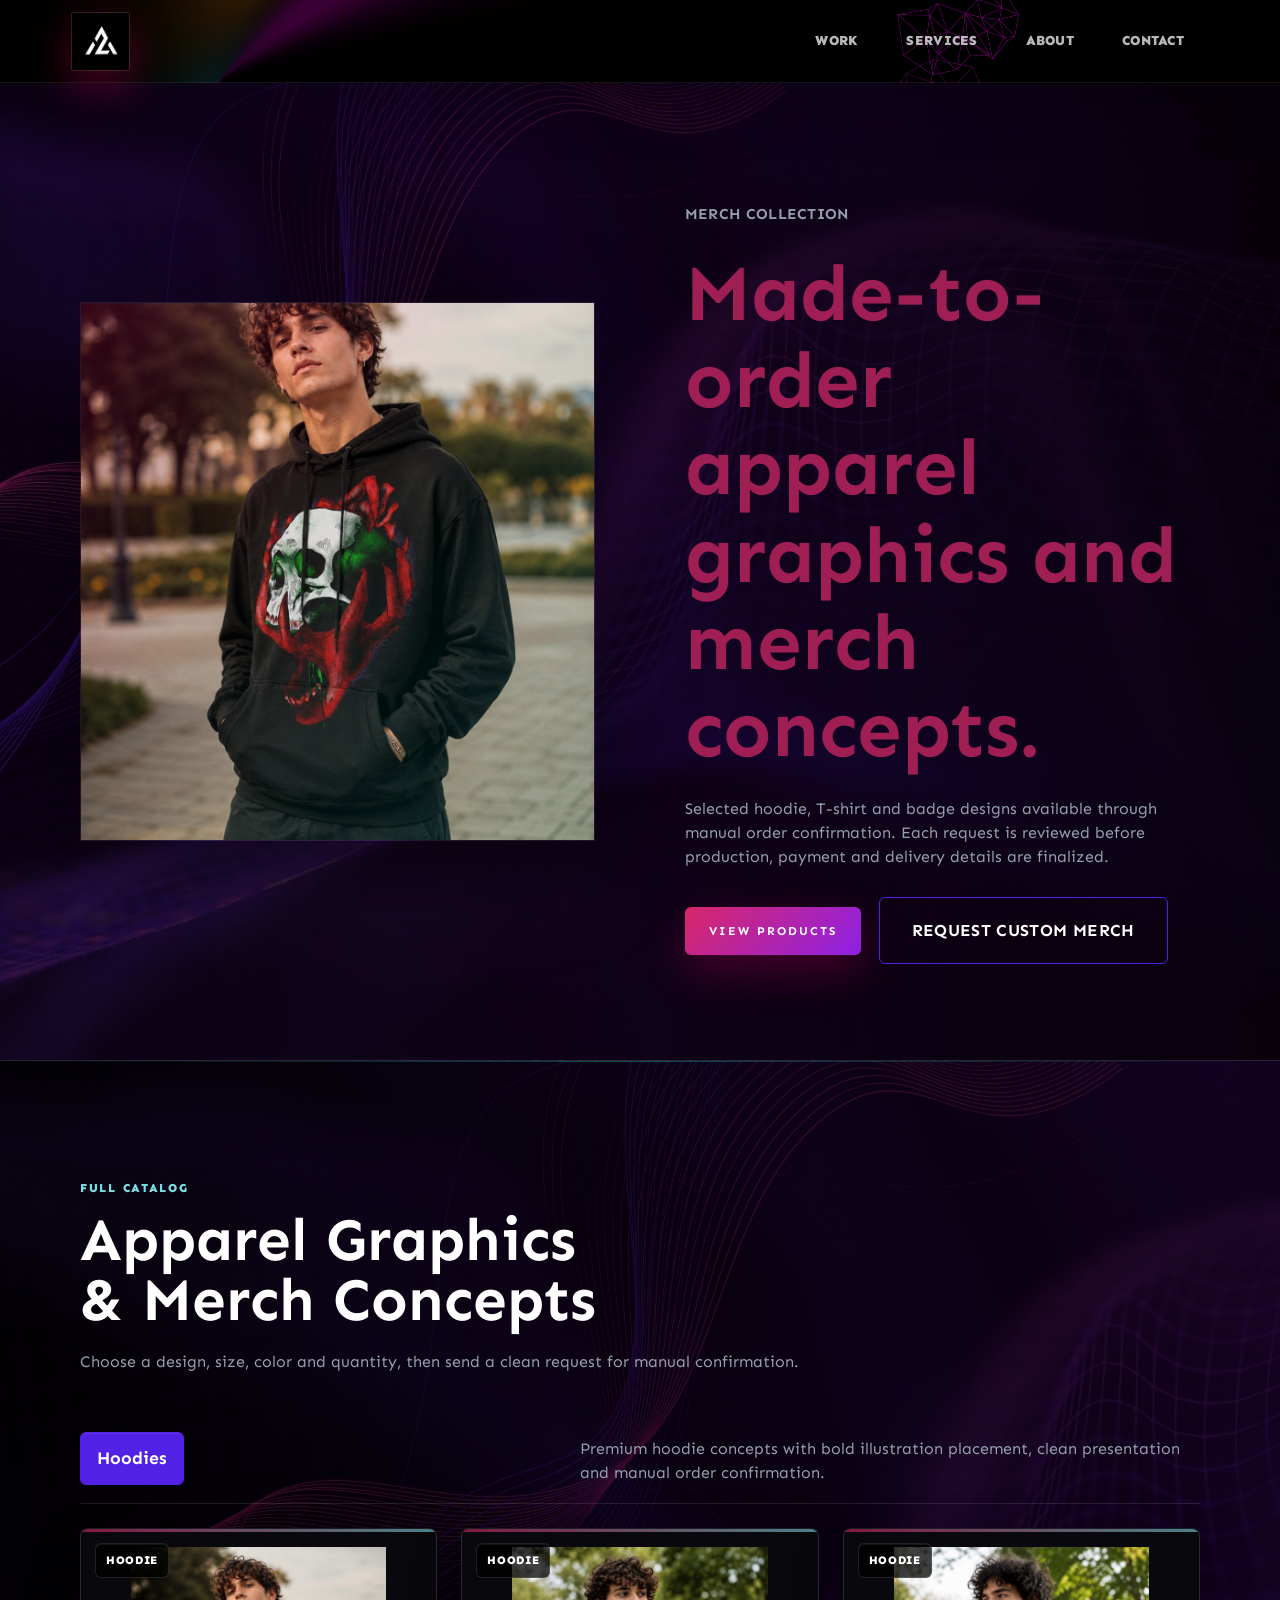
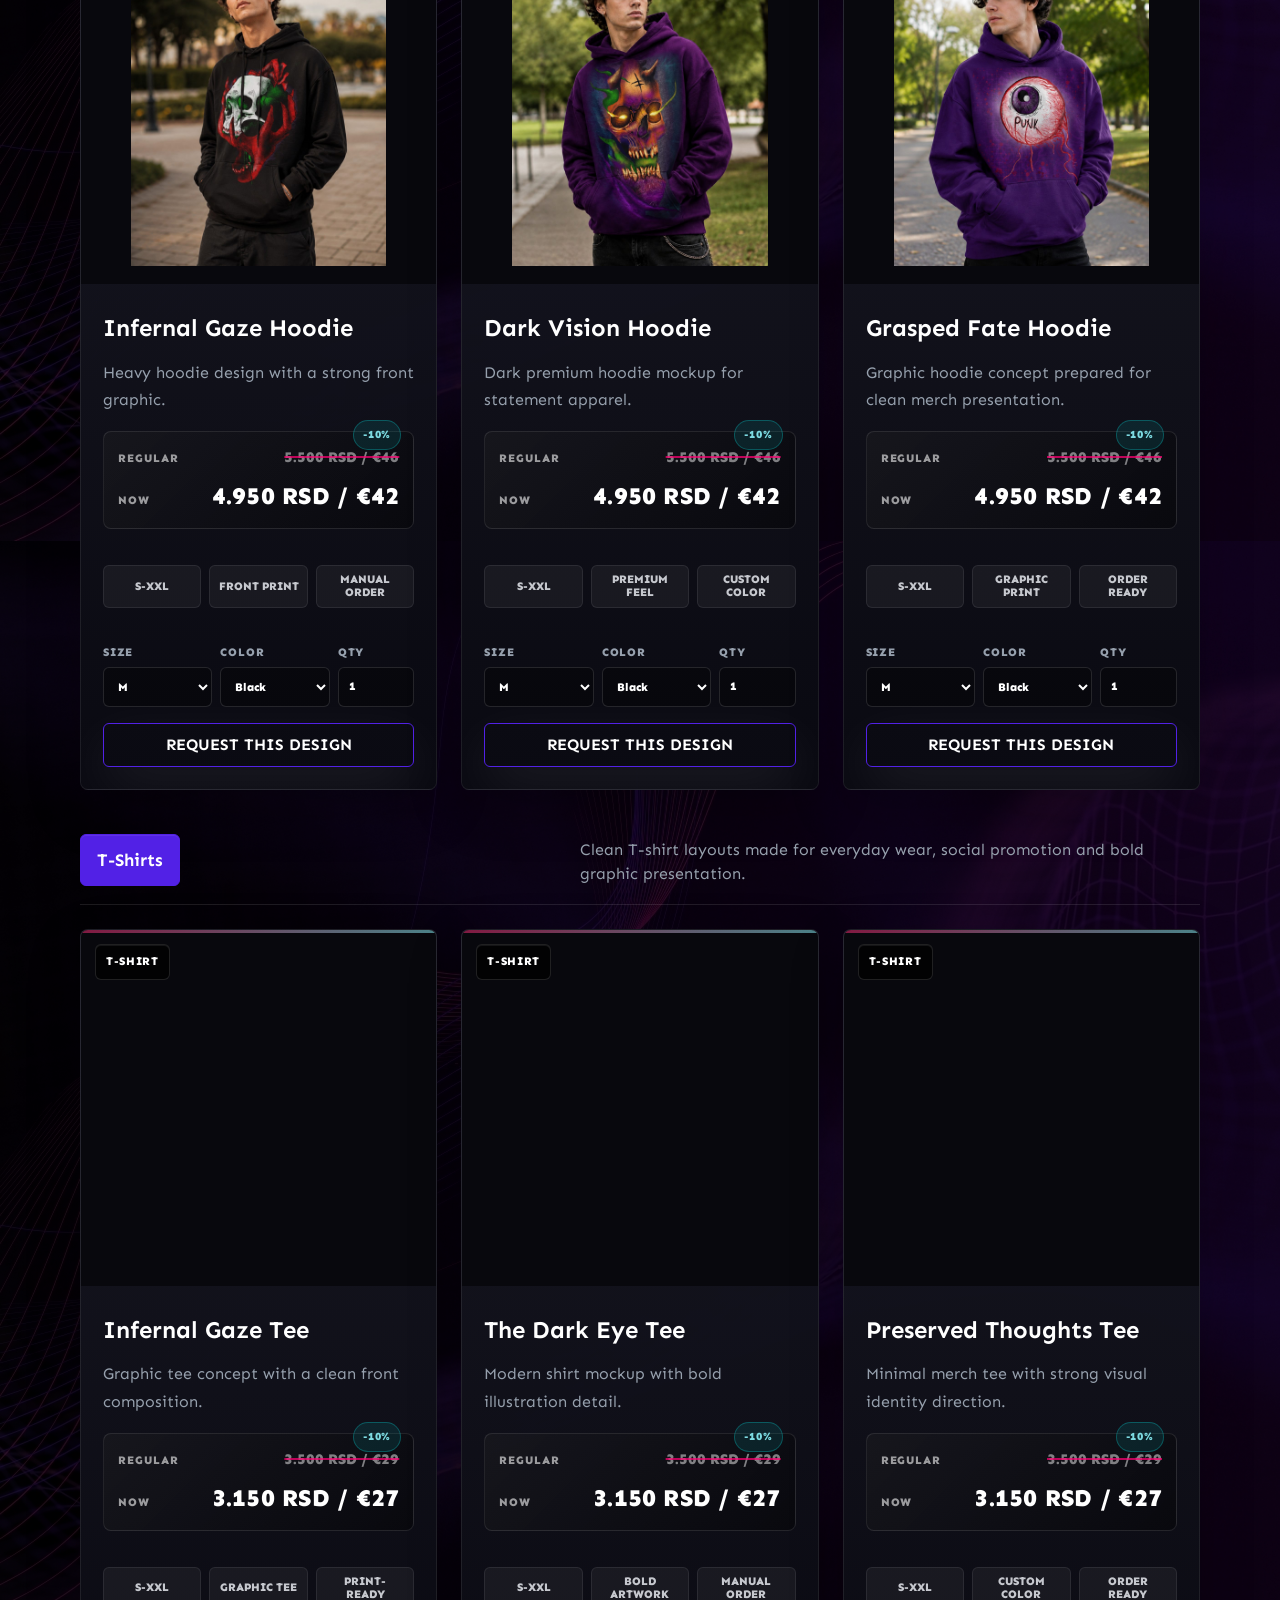
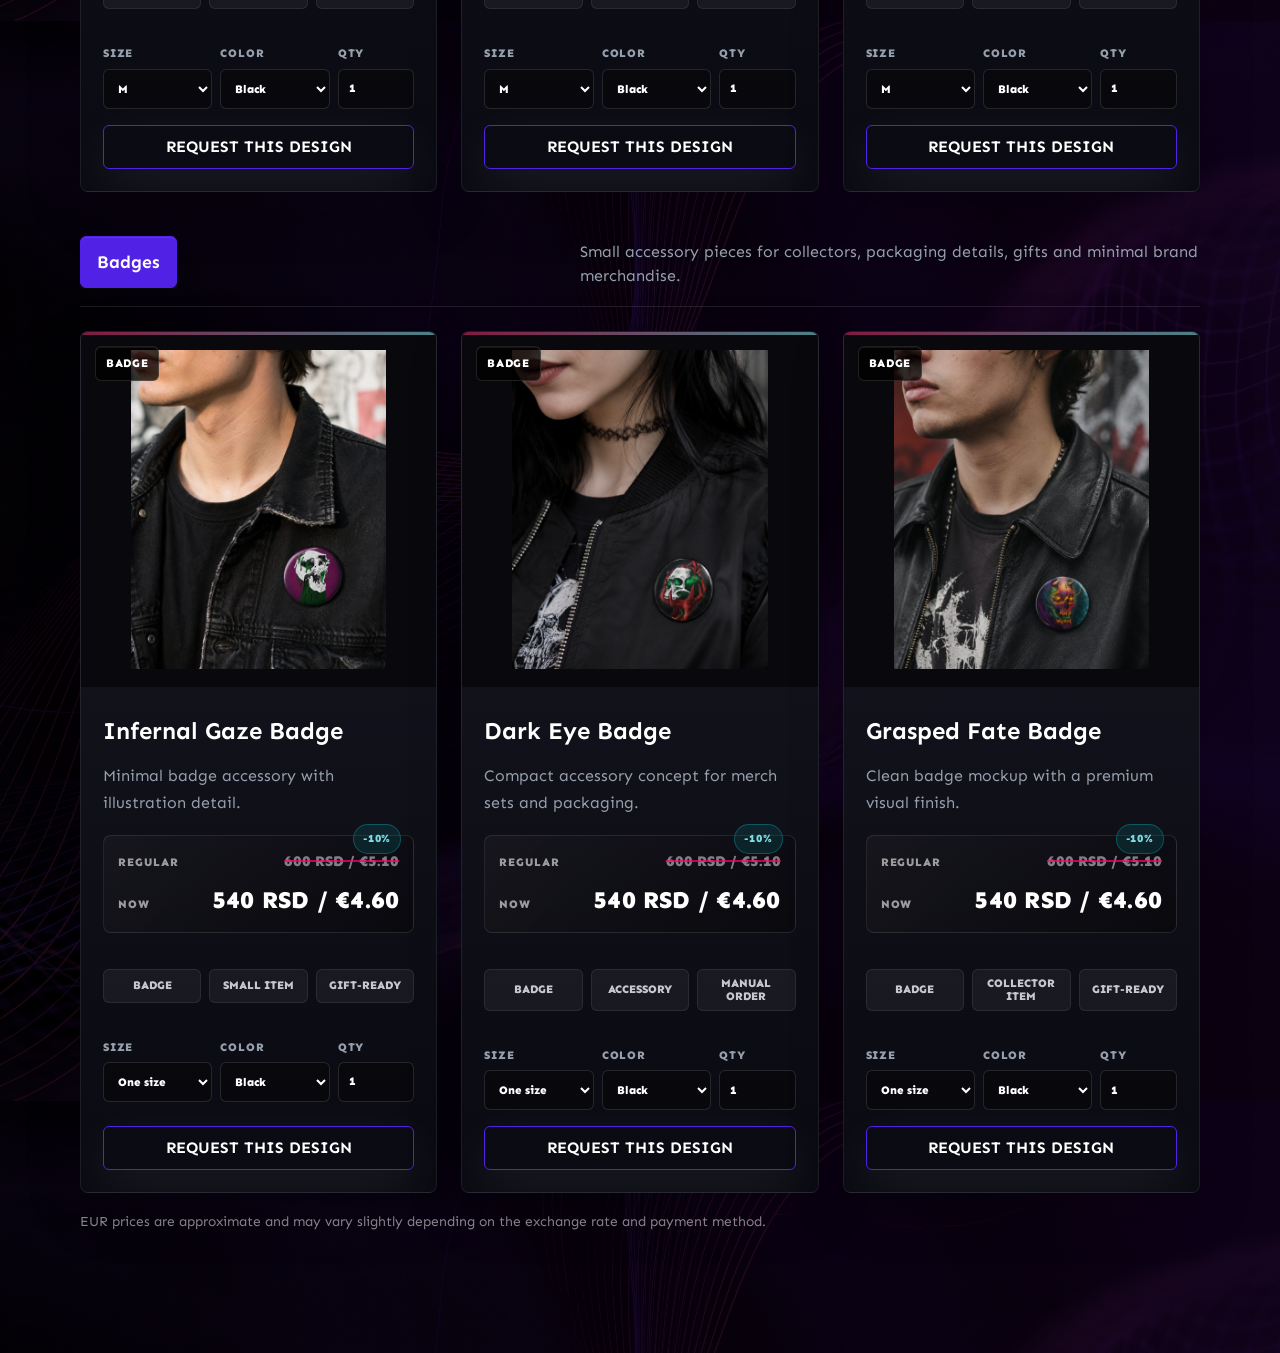
<file: merch/index.html>
<!DOCTYPE html>
<html lang="en">
<head>
  <meta charset="UTF-8">
  <meta name="viewport" content="width=device-width, initial-scale=1.0">
  <meta name="description" content="Made-to-order apparel graphics and merch concepts by Andrija Živković, featuring hoodie, T-shirt and badge designs with manual order confirmation.">
  <meta name="author" content="Andrija Živković">
  <meta name="robots" content="index, follow">
  <meta name="theme-color" content="#000000">
  <!-- Replace this URL with the final production domain if it changes. -->
  <link rel="canonical" href="https://andrijadesignstudio.com/merch/">
  <meta property="og:type" content="website">
  <meta property="og:title" content="Apparel Graphics & Merch Concepts — Andrija Živković">
  <meta property="og:description" content="Made-to-order hoodie, T-shirt and badge concepts designed as part of Andrija Živković's apparel graphics work.">
  <meta property="og:url" content="https://andrijadesignstudio.com/merch/">
  <meta property="og:image" content="https://andrijadesignstudio.com/assets/merch-optimized/hoodie-1.jpg">
  <meta name="twitter:card" content="summary_large_image">
  <meta name="twitter:title" content="Apparel Graphics & Merch Concepts — Andrija Živković">
  <meta name="twitter:description" content="Made-to-order apparel graphics and merch concepts by Andrija Živković.">
  <meta name="twitter:image" content="https://andrijadesignstudio.com/assets/merch-optimized/hoodie-1.jpg">
  <title>Apparel Graphics &amp; Merch Concepts — Andrija Živković</title>
  <link rel="icon" href="../assets/favicon.jpg" type="image/jpeg">
  <link rel="preconnect" href="https://fonts.googleapis.com">
  <link rel="preconnect" href="https://fonts.gstatic.com" crossorigin>
  <link href="https://fonts.googleapis.com/css2?family=Sen:wght@400;700;800&display=swap&subset=latin,latin-ext" rel="stylesheet">
  <link rel="stylesheet" href="../styles.css">
</head>
<body>
  <div class="scroll-progress" aria-hidden="true"></div>

  <header class="site-header">
    <nav class="nav-shell" aria-label="Merch navigation">
      <a class="brand" href="../index.html#top" aria-label="andrijadesigns home">
        <img src="../assets/logo.jpeg" alt="Andrija Živković graphic designer logo">
      </a>
      <button class="menu-toggle" type="button" aria-label="Open menu" aria-expanded="false">
        <span></span>
        <span></span>
      </button>
      <div class="nav-links" data-menu>
        <a href="../index.html#work">Work</a>
        <a href="../index.html#services">Services</a>
        <a href="../index.html#about">About</a>
        <a href="../index.html#contact">Contact</a>
      </div>
    </nav>
  </header>

  <main id="top">
    <section class="split-section merch-catalog-hero">
      <div class="container split-grid">
        <div class="media-panel reveal">
          <img src="../assets/merch-optimized/hoodie-1.jpg" alt="Infernal Gaze hoodie merch graphic by Andrija Živković" fetchpriority="high" decoding="async">
        </div>
        <div class="copy-panel reveal">
          <p class="overline">MERCH COLLECTION</p>
          <h1>Made-to-order apparel graphics and merch concepts.</h1>
          <p>Selected hoodie, T-shirt and badge designs available through manual order confirmation. Each request is reviewed before production, payment and delivery details are finalized.</p>
          <div class="hero-actions">
            <a class="button hot" href="#hoodies">View Products</a>
            <a class="button outline" href="../index.html#contact">Request Custom Merch</a>
          </div>
        </div>
      </div>
    </section>

    <section id="merch" class="section merch-section merch-catalog-page">
      <div class="container">
        <div class="section-heading reveal">
          <p class="overline">FULL CATALOG</p>
          <h2>Apparel Graphics &amp; Merch Concepts</h2>
          <p>Choose a design, size, color and quantity, then send a clean request for manual confirmation.</p>
        </div>

        <div id="hoodies" class="merch-category reveal">
          <div class="merch-category__head">
            <span class="tab-label">Hoodies</span>
            <p>Premium hoodie concepts with bold illustration placement, clean presentation and manual order confirmation.</p>
          </div>
          <div class="merch-grid">
            <article class="merch-card">
              <span class="product-badge">Hoodie</span>
              <img src="../assets/merch-optimized/hoodie-1.jpg" alt="Infernal Gaze hoodie apparel graphic product mockup" loading="lazy" decoding="async">
              <div>
                <h3>Infernal Gaze Hoodie</h3>
                <p>Heavy hoodie design with a strong front graphic.</p>
                <div class="merch-pricing" aria-label="Infernal Gaze Hoodie pricing">
                  <div class="merch-price-row merch-price-row--regular"><span>Regular</span><del>5.500 RSD / €46</del></div>
                  <div class="merch-price-row merch-price-row--discount"><span>Now</span><strong>4.950 RSD / €42</strong></div>
                  <span class="discount-badge">-10%</span>
                </div>
                <div class="merch-specs"><span>S-XXL</span><span>Front print</span><span>Manual order</span></div>
                <div class="product-controls">
                  <label>Size<select data-product-size><option>S</option><option selected>M</option><option>L</option><option>XL</option><option>XXL</option></select></label>
                  <label>Color<select data-product-color><option>Black</option><option>White</option></select></label>
                  <label>Qty<input data-product-quantity type="number" min="1" value="1"></label>
                </div>
                <button class="button merch-button" type="button" data-order-product="Infernal Gaze Hoodie" data-order-price="4.950 RSD / €42">Request This Design</button>
              </div>
            </article>
            <article class="merch-card">
              <span class="product-badge">Hoodie</span>
              <img src="../assets/merch-optimized/hoodie-2.jpg" alt="Dark Vision hoodie merch design product mockup" loading="lazy" decoding="async">
              <div>
                <h3>Dark Vision Hoodie</h3>
                <p>Dark premium hoodie mockup for statement apparel.</p>
                <div class="merch-pricing" aria-label="Dark Vision Hoodie pricing">
                  <div class="merch-price-row merch-price-row--regular"><span>Regular</span><del>5.500 RSD / €46</del></div>
                  <div class="merch-price-row merch-price-row--discount"><span>Now</span><strong>4.950 RSD / €42</strong></div>
                  <span class="discount-badge">-10%</span>
                </div>
                <div class="merch-specs"><span>S-XXL</span><span>Premium feel</span><span>Custom color</span></div>
                <div class="product-controls">
                  <label>Size<select data-product-size><option>S</option><option selected>M</option><option>L</option><option>XL</option><option>XXL</option></select></label>
                  <label>Color<select data-product-color><option>Black</option><option>White</option></select></label>
                  <label>Qty<input data-product-quantity type="number" min="1" value="1"></label>
                </div>
                <button class="button merch-button" type="button" data-order-product="Dark Vision Hoodie" data-order-price="4.950 RSD / €42">Request This Design</button>
              </div>
            </article>
            <article class="merch-card">
              <span class="product-badge">Hoodie</span>
              <img src="../assets/merch-optimized/hoodie-3.jpg" alt="Grasped Fate hoodie graphic apparel mockup" loading="lazy" decoding="async">
              <div>
                <h3>Grasped Fate Hoodie</h3>
                <p>Graphic hoodie concept prepared for clean merch presentation.</p>
                <div class="merch-pricing" aria-label="Grasped Fate Hoodie pricing">
                  <div class="merch-price-row merch-price-row--regular"><span>Regular</span><del>5.500 RSD / €46</del></div>
                  <div class="merch-price-row merch-price-row--discount"><span>Now</span><strong>4.950 RSD / €42</strong></div>
                  <span class="discount-badge">-10%</span>
                </div>
                <div class="merch-specs"><span>S-XXL</span><span>Graphic print</span><span>Order ready</span></div>
                <div class="product-controls">
                  <label>Size<select data-product-size><option>S</option><option selected>M</option><option>L</option><option>XL</option><option>XXL</option></select></label>
                  <label>Color<select data-product-color><option>Black</option><option>White</option></select></label>
                  <label>Qty<input data-product-quantity type="number" min="1" value="1"></label>
                </div>
                <button class="button merch-button" type="button" data-order-product="Grasped Fate Hoodie" data-order-price="4.950 RSD / €42">Request This Design</button>
              </div>
            </article>
          </div>
        </div>

        <div id="t-shirts" class="merch-category reveal">
          <div class="merch-category__head">
            <span class="tab-label">T-Shirts</span>
            <p>Clean T-shirt layouts made for everyday wear, social promotion and bold graphic presentation.</p>
          </div>
          <div class="merch-grid">
            <article class="merch-card">
              <span class="product-badge">T-shirt</span>
              <img src="../assets/merch-optimized/tshirt-1.jpg" alt="Infernal Gaze t-shirt graphic design mockup" loading="lazy" decoding="async">
              <div>
                <h3>Infernal Gaze Tee</h3>
                <p>Graphic tee concept with a clean front composition.</p>
                <div class="merch-pricing" aria-label="Infernal Gaze Tee pricing">
                  <div class="merch-price-row merch-price-row--regular"><span>Regular</span><del>3.500 RSD / €29</del></div>
                  <div class="merch-price-row merch-price-row--discount"><span>Now</span><strong>3.150 RSD / €27</strong></div>
                  <span class="discount-badge">-10%</span>
                </div>
                <div class="merch-specs"><span>S-XXL</span><span>Graphic tee</span><span>Print-ready</span></div>
                <div class="product-controls">
                  <label>Size<select data-product-size><option>S</option><option selected>M</option><option>L</option><option>XL</option><option>XXL</option></select></label>
                  <label>Color<select data-product-color><option>Black</option><option>White</option></select></label>
                  <label>Qty<input data-product-quantity type="number" min="1" value="1"></label>
                </div>
                <button class="button merch-button" type="button" data-order-product="Infernal Gaze Tee" data-order-price="3.150 RSD / €27">Request This Design</button>
              </div>
            </article>
            <article class="merch-card">
              <span class="product-badge">T-shirt</span>
              <img src="../assets/merch-optimized/tshirt-2.jpg" alt="The Dark Eye t-shirt apparel graphic mockup" loading="lazy" decoding="async">
              <div>
                <h3>The Dark Eye Tee</h3>
                <p>Modern shirt mockup with bold illustration detail.</p>
                <div class="merch-pricing" aria-label="The Dark Eye Tee pricing">
                  <div class="merch-price-row merch-price-row--regular"><span>Regular</span><del>3.500 RSD / €29</del></div>
                  <div class="merch-price-row merch-price-row--discount"><span>Now</span><strong>3.150 RSD / €27</strong></div>
                  <span class="discount-badge">-10%</span>
                </div>
                <div class="merch-specs"><span>S-XXL</span><span>Bold artwork</span><span>Manual order</span></div>
                <div class="product-controls">
                  <label>Size<select data-product-size><option>S</option><option selected>M</option><option>L</option><option>XL</option><option>XXL</option></select></label>
                  <label>Color<select data-product-color><option>Black</option><option>White</option></select></label>
                  <label>Qty<input data-product-quantity type="number" min="1" value="1"></label>
                </div>
                <button class="button merch-button" type="button" data-order-product="The Dark Eye Tee" data-order-price="3.150 RSD / €27">Request This Design</button>
              </div>
            </article>
            <article class="merch-card">
              <span class="product-badge">T-shirt</span>
              <img src="../assets/merch-optimized/tshirt-3.jpg" alt="Preserved Thoughts t-shirt merch graphic mockup" loading="lazy" decoding="async">
              <div>
                <h3>Preserved Thoughts Tee</h3>
                <p>Minimal merch tee with strong visual identity direction.</p>
                <div class="merch-pricing" aria-label="Preserved Thoughts Tee pricing">
                  <div class="merch-price-row merch-price-row--regular"><span>Regular</span><del>3.500 RSD / €29</del></div>
                  <div class="merch-price-row merch-price-row--discount"><span>Now</span><strong>3.150 RSD / €27</strong></div>
                  <span class="discount-badge">-10%</span>
                </div>
                <div class="merch-specs"><span>S-XXL</span><span>Custom color</span><span>Order ready</span></div>
                <div class="product-controls">
                  <label>Size<select data-product-size><option>S</option><option selected>M</option><option>L</option><option>XL</option><option>XXL</option></select></label>
                  <label>Color<select data-product-color><option>Black</option><option>White</option></select></label>
                  <label>Qty<input data-product-quantity type="number" min="1" value="1"></label>
                </div>
                <button class="button merch-button" type="button" data-order-product="Preserved Thoughts Tee" data-order-price="3.150 RSD / €27">Request This Design</button>
              </div>
            </article>
          </div>
        </div>

        <div id="badges" class="merch-category reveal">
          <div class="merch-category__head">
            <span class="tab-label">Badges</span>
            <p>Small accessory pieces for collectors, packaging details, gifts and minimal brand merchandise.</p>
          </div>
          <div class="merch-grid badge-grid">
            <article class="merch-card">
              <span class="product-badge">Badge</span>
              <img src="../assets/merch-optimized/badge-1.jpg" alt="Infernal Gaze badge product graphic mockup" loading="lazy" decoding="async">
              <div>
                <h3>Infernal Gaze Badge</h3>
                <p>Minimal badge accessory with illustration detail.</p>
                <div class="merch-pricing" aria-label="Infernal Gaze Badge pricing">
                  <div class="merch-price-row merch-price-row--regular"><span>Regular</span><del>600 RSD / €5.10</del></div>
                  <div class="merch-price-row merch-price-row--discount"><span>Now</span><strong>540 RSD / €4.60</strong></div>
                  <span class="discount-badge">-10%</span>
                </div>
                <div class="merch-specs"><span>Badge</span><span>Small item</span><span>Gift-ready</span></div>
                <div class="product-controls product-controls--badge">
                  <label>Size<select data-product-size><option selected>One size</option></select></label>
                  <label>Color<select data-product-color><option>Black</option><option>White</option></select></label>
                  <label>Qty<input data-product-quantity type="number" min="1" value="1"></label>
                </div>
                <button class="button merch-button" type="button" data-order-product="Infernal Gaze Badge" data-order-price="540 RSD / €4.60">Request This Design</button>
              </div>
            </article>
            <article class="merch-card">
              <span class="product-badge">Badge</span>
              <img src="../assets/merch-optimized/badge-2.jpg" alt="Dark Eye badge merch graphic mockup" loading="lazy" decoding="async">
              <div>
                <h3>Dark Eye Badge</h3>
                <p>Compact accessory concept for merch sets and packaging.</p>
                <div class="merch-pricing" aria-label="Dark Eye Badge pricing">
                  <div class="merch-price-row merch-price-row--regular"><span>Regular</span><del>600 RSD / €5.10</del></div>
                  <div class="merch-price-row merch-price-row--discount"><span>Now</span><strong>540 RSD / €4.60</strong></div>
                  <span class="discount-badge">-10%</span>
                </div>
                <div class="merch-specs"><span>Badge</span><span>Accessory</span><span>Manual order</span></div>
                <div class="product-controls product-controls--badge">
                  <label>Size<select data-product-size><option selected>One size</option></select></label>
                  <label>Color<select data-product-color><option>Black</option><option>White</option></select></label>
                  <label>Qty<input data-product-quantity type="number" min="1" value="1"></label>
                </div>
                <button class="button merch-button" type="button" data-order-product="Dark Eye Badge" data-order-price="540 RSD / €4.60">Request This Design</button>
              </div>
            </article>
            <article class="merch-card">
              <span class="product-badge">Badge</span>
              <img src="../assets/merch-optimized/badge-3.jpg" alt="Grasped Fate badge product graphic mockup" loading="lazy" decoding="async">
              <div>
                <h3>Grasped Fate Badge</h3>
                <p>Clean badge mockup with a premium visual finish.</p>
                <div class="merch-pricing" aria-label="Grasped Fate Badge pricing">
                  <div class="merch-price-row merch-price-row--regular"><span>Regular</span><del>600 RSD / €5.10</del></div>
                  <div class="merch-price-row merch-price-row--discount"><span>Now</span><strong>540 RSD / €4.60</strong></div>
                  <span class="discount-badge">-10%</span>
                </div>
                <div class="merch-specs"><span>Badge</span><span>Collector item</span><span>Gift-ready</span></div>
                <div class="product-controls product-controls--badge">
                  <label>Size<select data-product-size><option selected>One size</option></select></label>
                  <label>Color<select data-product-color><option>Black</option><option>White</option></select></label>
                  <label>Qty<input data-product-quantity type="number" min="1" value="1"></label>
                </div>
                <button class="button merch-button" type="button" data-order-product="Grasped Fate Badge" data-order-price="540 RSD / €4.60">Request This Design</button>
              </div>
            </article>
          </div>
        </div>
        <p class="merch-pricing-note">EUR prices are approximate and may vary slightly depending on the exchange rate and payment method.</p>
      </div>
    </section>
  </main>

  <div class="merch-order-modal" data-merch-order-modal aria-hidden="true" role="dialog" aria-modal="true" aria-labelledby="merch-order-title">
    <div class="merch-order-modal__backdrop" data-close-order-modal></div>
    <form class="merch-order-modal__panel order-form" data-order-form data-order-endpoint="/api/order">
      <button class="project-modal__close" type="button" data-close-order-modal aria-label="Close order form">&#215;</button>
      <div class="merch-order-modal__header">
        <p class="overline">MERCH ORDER</p>
        <h2 id="merch-order-title">Send Order Request</h2>
        <p>Send your selected product details and I will confirm availability, final price, shipping, payment and production details manually.</p>
      </div>
      <div class="order-summary" data-order-summary aria-live="polite">
        <span>Selected: Infernal Gaze Hoodie</span>
        <strong>4.950 RSD / €42</strong>
        <small>Size: M · Quantity: 1 · Color: Black.</small>
      </div>
      <input id="order-price" name="price" type="hidden" value="4.950 RSD / €42">
      <label for="order-product">Product</label>
      <input id="order-product" name="product" type="text" readonly required>
      <div class="form-row">
        <div>
          <label for="order-size">Size</label>
          <input id="order-size" name="size" type="text" readonly required>
        </div>
        <div>
          <label for="order-color">Color</label>
          <input id="order-color" name="color" type="text" readonly required>
        </div>
        <div>
          <label for="order-qty">Quantity</label>
          <input id="order-qty" name="quantity" type="number" min="1" value="1" readonly required>
        </div>
      </div>
      <div class="form-row">
        <div>
          <label for="order-name">Name</label>
          <input id="order-name" name="name" type="text" autocomplete="name" required>
        </div>
        <div>
          <label for="order-contact">Email address</label>
          <input id="order-contact" name="contact" type="email" autocomplete="email" placeholder="your@email.com" required>
        </div>
      </div>
      <div class="form-row">
        <div>
          <label for="order-phone">Contact phone (optional)</label>
          <input id="order-phone" name="phone" type="tel" autocomplete="tel" placeholder="+381 ...">
        </div>
        <div>
          <label for="order-country">Country</label>
          <input id="order-country" name="country" type="text" autocomplete="country-name" placeholder="Serbia" required>
        </div>
      </div>
      <div class="form-row">
        <div>
          <label for="order-city">City</label>
          <input id="order-city" name="city" type="text" autocomplete="address-level2" placeholder="Leskovac" required>
        </div>
        <div>
          <label for="order-postal">Postal code</label>
          <input id="order-postal" name="postalCode" type="text" autocomplete="postal-code" placeholder="Optional">
        </div>
      </div>
      <label for="order-address">Shipping address</label>
      <input id="order-address" name="shippingAddress" type="text" autocomplete="street-address" placeholder="Street, number, apartment / floor" required>
      <label for="order-message">Additional note</label>
      <textarea id="order-message" name="message" rows="4" placeholder="Add delivery notes, size details or any extra request."></textarea>
      <button class="button form-button" type="submit">Send Order Request</button>
      <p class="shipping-note">Shipping cost is calculated after order confirmation, depending on delivery location.</p>
      <p class="order-disclaimer">Orders are confirmed manually before payment and production. Final price may depend on size, quantity, delivery location and product availability. EUR prices are approximate and may vary slightly depending on the exchange rate and payment method.</p>
      <p class="form-note" data-order-note aria-live="polite"></p>
    </form>
  </div>

  <button class="back-to-top" type="button" data-back-top aria-label="Back to top">↑</button>
  <script src="../script.js"></script>
</body>
</html>
</file>
<file: styles.css>
﻿:root {
  --black: #000;
  --level-1: #181823;
  --level-2: #202033;
  --white: #fff;
  --muted: #8491a0;
  --soft: #b9adad;
  --blue: #5221e6;
  --blue-dark: #2a0b85;
  --cyan: #00ffff;
  --magenta: #ff0073;
  --magenta-deep: #c31073;
  --magenta-muted: #a6048b;
  --border: #5b6876;
  --line: rgba(255, 255, 255, .12);
  --panel: rgba(24, 24, 35, .82);
  --max: 1920px;
  --content: 1120px;
  --radius: 8px;
  --radius-sm: 6px;
  --radius-md: 12px;
  --shadow-soft: 0 28px 90px rgba(0, 0, 0, .34);
  --shadow-hot: 0 32px 100px rgba(255, 0, 115, .16);
  --ease: cubic-bezier(.165, .84, .44, 1);
}

/* Final premium polish */
.site-header {
  box-shadow: 0 18px 60px rgba(0, 0, 0, .24);
}

.brand img {
  box-shadow: 0 0 0 1px rgba(255, 255, 255, .12), 0 18px 45px rgba(255, 0, 115, .18);
}

.nav-links a {
  font-size: .86rem;
  font-weight: 800;
  letter-spacing: .02em;
  text-transform: uppercase;
}

.availability-pill,
.about-points span,
.tab-label,
.product-badge,
.service-price,
.folder-tab {
  box-shadow: inset 0 1px 0 rgba(255, 255, 255, .08);
}

.process-section {
  background:
    linear-gradient(180deg, rgba(0, 0, 0, .94), rgba(14, 14, 23, .98)),
    var(--black);
  border-top: 1px solid var(--line);
}

.process-section .section-heading {
  max-width: 860px;
}

.process-section .section-heading h2,
.contact-section h2,
.feedback-intro h2 {
  color: var(--white);
  font-size: clamp(2.25rem, 5vw, 4.65rem);
  line-height: 1;
  margin: 0 0 18px;
}

.process-grid {
  align-items: stretch;
}

.process-card,
.service-card,
.merch-card,
.faq-item,
.contact-form,
.order-form,
.mini-form input,
.tool-stack span {
  box-shadow: 0 18px 55px rgba(0, 0, 0, .18);
}

.process-card {
  background:
    linear-gradient(180deg, rgba(24, 24, 35, .82), rgba(5, 5, 10, .92)),
    var(--level-1);
  overflow: hidden;
  position: relative;
}

.process-card::before,
.service-card::before,
.merch-card::before {
  background: linear-gradient(90deg, var(--magenta), var(--cyan));
  content: "";
  height: 3px;
  inset: 0 0 auto;
  opacity: .58;
  position: absolute;
}

.process-card span {
  opacity: .72;
}

.collaboration-section .copy-panel {
  max-width: 760px;
}

.collaboration-section .copy-panel h2,
.yumco-section .copy-panel h2,
.brochure-folder__copy strong,
.merch-section .section-heading h2,
.photography-heading h2,
.faq-section .section-heading h2 {
  color: var(--white);
  text-wrap: balance;
}

.tools-section .section-heading h2,
.merch-section .section-heading h2,
.photography-heading h2,
.faq-section .section-heading h2 {
  font-size: clamp(2.15rem, 4.6vw, 4.35rem);
  line-height: 1;
  margin: 0 0 18px;
}

.tool-stack span {
  align-items: center;
  display: flex;
  min-height: 74px;
  transition: border-color .3s ease, transform .35s var(--ease), box-shadow .35s var(--ease);
}

.tool-stack span:hover {
  border-color: rgba(0, 255, 255, .36);
  box-shadow: 0 24px 70px rgba(82, 33, 230, .14);
  transform: translateY(-4px);
}

.service-card {
  position: relative;
  overflow: hidden;
}

.service-card h3,
.merch-card h3 {
  text-wrap: balance;
}

.service-card p,
.merch-card p,
.faq-panel p {
  line-height: 1.7;
}

.merch-section .section-heading {
  max-width: 860px;
}

.merch-card {
  border-color: rgba(255, 255, 255, .1);
  position: relative;
}

.merch-card img {
  background: #08080d;
  object-position: center;
}

.price {
  letter-spacing: .02em;
}

.merch-button {
  box-shadow: 0 18px 45px rgba(255, 0, 115, .16);
}

.order-steps div,
.trust-grid span,
.order-summary {
  box-shadow: inset 0 1px 0 rgba(255, 255, 255, .06);
}

.photography-section {
  border-bottom: 1px solid var(--line);
}

.photo-frame {
  border-color: rgba(255, 255, 255, .13);
}

.contact-section {
  background:
    linear-gradient(135deg, rgba(0, 0, 0, .94), rgba(24, 24, 35, .86)),
    var(--black);
  border-top: 1px solid var(--line);
}

.contact-grid > .reveal:first-child {
  align-self: start;
  position: sticky;
  top: 112px;
}

.contact-highlights {
  display: flex;
  flex-wrap: wrap;
  gap: 10px;
  margin-top: 28px;
}

.contact-highlights span {
  border: 1px solid rgba(0, 255, 255, .18);
  border-radius: 999px;
  color: var(--soft);
  font-size: .8rem;
  font-weight: 800;
  padding: 9px 12px;
  text-transform: uppercase;
}

.contact-form,
.order-form {
  background:
    linear-gradient(180deg, rgba(24, 24, 35, .9), rgba(5, 5, 10, .96)),
    var(--level-1);
  border: 1px solid rgba(255, 255, 255, .12);
  border-radius: var(--radius);
  padding: 30px;
}

.contact-form input,
.contact-form select,
.contact-form textarea,
.order-form input,
.order-form select,
.order-form textarea,
.mini-form input {
  transition: border-color .25s ease, box-shadow .25s ease, background-color .25s ease;
}

.contact-form input:focus,
.contact-form select:focus,
.contact-form textarea:focus,
.order-form input:focus,
.order-form select:focus,
.order-form textarea:focus,
.mini-form input:focus {
  box-shadow: 0 0 0 4px rgba(255, 0, 115, .12);
  outline: 0;
}

.faq-item {
  background:
    linear-gradient(135deg, rgba(24, 24, 35, .84), rgba(5, 5, 10, .94)),
    var(--level-1);
  border-radius: var(--radius);
  overflow: hidden;
}

.feedback-section {
  border-top: 1px solid var(--line);
}

.feedback-card {
  box-shadow: 0 26px 85px rgba(0, 0, 0, .26);
}

.final-cta {
  border-left: 3px solid var(--magenta);
  padding-left: 28px;
}

.footer {
  border-top: 1px solid rgba(255, 255, 255, .12);
}

@media (max-width: 991px) {
  .contact-grid > .reveal:first-child {
    position: static;
  }
}

@media (max-width: 767px) {
  body::before {
    background-size: 58px 58px;
  }

  .section-heading h2,
  .process-section .section-heading h2,
  .contact-section h2,
  .feedback-intro h2,
  .tools-section .section-heading h2,
  .merch-section .section-heading h2,
  .photography-heading h2,
  .faq-section .section-heading h2 {
    font-size: clamp(2rem, 11vw, 3rem);
    line-height: 1.04;
  }

  .contact-form,
  .order-form {
    padding: 22px;
  }

  .final-cta {
    border-left: 0;
    padding-left: 0;
  }
}

/* Serious studio refinement */
:root {
  --cyan: #7ddbe2;
  --magenta: #d92768;
  --magenta-deep: #9f1f55;
  --magenta-muted: #7d235d;
  --muted: #96a0ad;
  --soft: #c6c8ce;
  --line: rgba(255, 255, 255, .1);
}

body {
  background:
    radial-gradient(circle at 18% 6%, rgba(217, 39, 104, .1), transparent 30rem),
    radial-gradient(circle at 88% 20%, rgba(125, 219, 226, .08), transparent 32rem),
    linear-gradient(180deg, #020204 0%, #050508 48%, #000 100%);
}

body::before {
  display: none;
  opacity: 0;
}

.hero-section::after {
  display: none;
}

.site-header {
  background-image:
    linear-gradient(90deg, rgba(0, 0, 0, .92), rgba(8, 8, 13, .82)),
    url("./assets/banner-wide.jpg");
  border-bottom-color: rgba(255, 255, 255, .1);
}

.nav-links a {
  color: rgba(255, 255, 255, .68);
}

.nav-links .nav-button {
  background: #ffffff;
  color: #08080d;
}

.nav-links .nav-button:hover,
.nav-links .nav-button:focus-visible,
.nav-links .nav-button.is-active {
  background: var(--cyan);
  color: #050508;
}

.hero-section {
  background-image:
    linear-gradient(90deg, rgba(0, 0, 0, .24), rgba(0, 0, 0, .84)),
    url("./assets/bg-hero.jpg");
}

.hero-section .media-panel {
  box-shadow: 0 34px 110px rgba(0, 0, 0, .42);
}

.hero-section .media-panel::after {
  opacity: .16;
}

.hero-section .copy-panel h1 {
  letter-spacing: 0;
  text-shadow: none;
}

.availability-pill,
.service-price,
.folder-tab,
.tab-label,
.product-badge {
  background: rgba(255, 255, 255, .08);
  border-color: rgba(255, 255, 255, .14);
  color: var(--white);
}

.button.hot,
.button.form-button,
.button.primary,
.merch-button {
  background: linear-gradient(135deg, #ffffff, #d8dde6);
  box-shadow: 0 18px 54px rgba(255, 255, 255, .08);
  color: #050508;
}

.button.hot:hover,
.button.hot:focus-visible,
.button.form-button:hover,
.button.form-button:focus-visible,
.button.primary:hover,
.button.primary:focus-visible,
.merch-button:hover,
.merch-button:focus-visible {
  background: var(--cyan);
  box-shadow: 0 22px 70px rgba(125, 219, 226, .18);
  color: #050508;
}

.button.outline {
  border-color: rgba(255, 255, 255, .28);
}

.button.outline:hover,
.button.outline:focus-visible {
  background: rgba(255, 255, 255, .1);
  border-color: var(--cyan);
  color: var(--white);
}

.process-card::before,
.service-card::before,
.merch-card::before,
.skill-card::before {
  background: linear-gradient(90deg, rgba(255, 255, 255, .52), rgba(125, 219, 226, .52));
  opacity: .55;
}

.skill-meter span,
.photo-reel-label::after,
.feedback-meta::before {
  background: linear-gradient(90deg, #ffffff, var(--cyan));
}

.process-card,
.skill-card,
.service-card,
.work-collection-card,
.brand-case-card,
.illustration-folder,
.brochure-folder,
.merch-card,
.contact-form,
.order-form,
.faq-item,
.feedback-card {
  background:
    linear-gradient(180deg, rgba(24, 24, 35, .74), rgba(6, 6, 10, .96)),
    var(--level-1);
  border-color: rgba(255, 255, 255, .11);
  box-shadow: 0 24px 80px rgba(0, 0, 0, .3);
}

.process-card:hover,
.skill-card:hover,
.service-card:hover,
.work-collection-card:hover,
.work-collection-card:focus-visible,
.brand-case-card:hover,
.brand-case-card:focus-visible,
.illustration-folder:hover,
.illustration-folder:focus-visible,
.brochure-folder:hover,
.brochure-folder:focus-visible,
.merch-card:hover {
  border-color: rgba(125, 219, 226, .34);
  box-shadow: 0 30px 90px rgba(0, 0, 0, .38);
  transform: translateY(-3px);
}

.process-card span,
.skill-card__top span {
  color: rgba(255, 255, 255, .16);
}

.process-card h3,
.skill-card h3,
.service-card h3,
.work-collection-card__body strong,
.brand-case-card__copy strong,
.illustration-folder__copy strong,
.brochure-folder__copy strong,
.merch-card h3 {
  color: #f6f7fb;
}

.project-kicker,
.skill-proof strong,
.service-card li::before,
.work-case-note strong,
.price,
.photo-reel-label,
.case-study-grid span {
  color: var(--cyan);
}

.social-strip {
  background: rgba(5, 5, 8, .92);
  border-bottom: 1px solid rgba(255, 255, 255, .08);
}

.social-strip a,
.order-socials a,
.footer-links a {
  color: rgba(255, 255, 255, .76);
}

.social-strip a:hover,
.order-socials a:hover,
.footer-links a:hover {
  color: var(--cyan);
}

.merch-section,
.skills-section,
.brochure-section {
  background-image:
    linear-gradient(rgba(0, 0, 0, .78), rgba(0, 0, 0, .86)),
    url("./assets/bg-purple.jpg");
}

.browser-frame,
.project-modal__panel,
.work-modal__panel,
.illustrations-modal__panel,
.brochure-modal__panel,
.case-study-modal__panel {
  box-shadow: 0 36px 120px rgba(0, 0, 0, .48);
}

.project-modal__close {
  background: #ffffff;
  color: #050508;
}

.project-modal__close:hover,
.project-modal__close:focus-visible {
  background: var(--cyan);
  color: #050508;
}

.final-cta {
  border-left-color: rgba(255, 255, 255, .28);
}

@media (max-width: 767px) {
  .button.hot,
  .button.form-button,
  .button.primary,
  .merch-button {
    min-height: 54px;
  }

  .process-card:hover,
  .skill-card:hover,
  .service-card:hover,
  .merch-card:hover {
    transform: none;
  }
}

/* Premium portfolio presentation */
.portfolio-value {
  color: var(--soft);
  line-height: 1.75;
  margin: 18px 0 0;
  max-width: 820px;
}

.selected-work-grid {
  display: grid;
  gap: 28px;
}

.selected-project {
  background:
    linear-gradient(180deg, rgba(24, 24, 35, .72), rgba(6, 6, 10, .96)),
    var(--level-1);
  border: 1px solid rgba(255, 255, 255, .11);
  border-radius: var(--radius);
  box-shadow: 0 28px 90px rgba(0, 0, 0, .32);
  display: grid;
  grid-template-columns: minmax(0, 1.15fr) minmax(340px, .85fr);
  overflow: hidden;
}

.selected-project:nth-child(even) {
  grid-template-columns: minmax(340px, .85fr) minmax(0, 1.15fr);
}

.selected-project:nth-child(even) .selected-project__media {
  order: 2;
}

.selected-project--featured {
  grid-template-columns: minmax(0, 1.25fr) minmax(380px, .75fr);
}

.selected-project__media {
  background: #050508;
  border: 0;
  color: inherit;
  cursor: pointer;
  display: grid;
  gap: 10px;
  grid-template-columns: 1fr 1fr;
  min-height: 520px;
  overflow: hidden;
  padding: 16px;
  text-align: left;
}

.selected-project__media img {
  border: 1px solid rgba(255, 255, 255, .1);
  border-radius: var(--radius-sm);
  height: 100%;
  min-height: 488px;
  object-fit: cover;
  transition: transform .55s var(--ease), filter .55s var(--ease);
  width: 100%;
}

.selected-project__media img:only-child {
  grid-column: 1 / -1;
}

.selected-project__media--grid {
  grid-template-columns: repeat(2, 1fr);
}

.selected-project__media--grid img {
  min-height: 240px;
}

.selected-project:hover .selected-project__media img {
  filter: contrast(1.05) saturate(1.04);
  transform: scale(1.025);
}

.selected-project__content {
  align-self: center;
  padding: 42px;
}

.selected-project__content > span {
  color: var(--cyan);
  display: block;
  font-size: .78rem;
  font-weight: 800;
  letter-spacing: .08em;
  margin-bottom: 14px;
  text-transform: uppercase;
}

.selected-project__content h3 {
  color: var(--white);
  font-size: clamp(2rem, 4vw, 3.65rem);
  line-height: 1;
  margin: 0 0 18px;
  text-wrap: balance;
}

.selected-project__content > p {
  color: var(--muted);
  line-height: 1.75;
  margin: 0 0 26px;
}

.mini-case {
  border-top: 1px solid rgba(255, 255, 255, .1);
  display: grid;
  gap: 12px;
  margin: 0 0 28px;
  padding-top: 22px;
}

.mini-case p {
  color: var(--muted);
  display: grid;
  gap: 4px;
  line-height: 1.55;
  margin: 0;
}

.mini-case strong {
  color: var(--white);
  font-size: .78rem;
  letter-spacing: .08em;
  text-transform: uppercase;
}

.direct-contact {
  display: grid;
  gap: 10px;
  margin-top: 30px;
}

.direct-contact a {
  border: 1px solid rgba(255, 255, 255, .12);
  border-radius: var(--radius-sm);
  color: var(--soft);
  font-weight: 800;
  padding: 13px 14px;
  transition: border-color .25s ease, color .25s ease, transform .25s ease;
}

.direct-contact a:hover,
.direct-contact a:focus-visible {
  border-color: rgba(125, 219, 226, .34);
  color: var(--cyan);
  transform: translateX(4px);
}

.archive-links {
  align-items: center;
  border-top: 1px solid rgba(255, 255, 255, .1);
  display: flex;
  flex-wrap: wrap;
  gap: 12px;
  margin-top: 34px;
  padding-top: 24px;
}

.archive-links span {
  color: var(--muted);
  font-size: .8rem;
  font-weight: 800;
  letter-spacing: .08em;
  margin-right: 8px;
  text-transform: uppercase;
}

.archive-links button {
  background: rgba(255, 255, 255, .06);
  border: 1px solid rgba(255, 255, 255, .12);
  border-radius: 999px;
  color: var(--soft);
  cursor: pointer;
  font-size: .82rem;
  font-weight: 800;
  padding: 10px 13px;
  text-transform: uppercase;
  transition: border-color .25s ease, color .25s ease, transform .25s ease;
}

.archive-links button:hover,
.archive-links button:focus-visible {
  border-color: rgba(125, 219, 226, .34);
  color: var(--cyan);
  transform: translateY(-2px);
}

.work-collections {
  border-top: 1px solid rgba(255, 255, 255, .1);
  margin-top: 48px;
  padding-top: 34px;
}

.work-collections-section {
  background:
    linear-gradient(180deg, rgba(5, 5, 10, .96), rgba(14, 14, 22, .98)),
    var(--black);
}

.work-collections-section .work-collections {
  border-top: 0;
  margin-top: 0;
  padding-top: 0;
}

.work-collections__head {
  align-items: end;
  display: flex;
  gap: 24px;
  justify-content: space-between;
  margin-bottom: 22px;
}

.work-collections__head span {
  color: var(--cyan);
  font-size: .78rem;
  font-weight: 900;
  letter-spacing: .14em;
  text-transform: uppercase;
}

.work-collections__head p {
  color: var(--muted);
  margin: 0;
  max-width: 420px;
  text-align: right;
}

.work-collections__grid {
  display: grid;
  gap: 16px;
  grid-template-columns: repeat(4, minmax(0, 1fr));
}

.work-collection-card {
  background:
    linear-gradient(180deg, rgba(24, 24, 35, .9), rgba(8, 8, 14, .96)),
    var(--level-1);
  border: 1px solid rgba(255, 255, 255, .1);
  border-radius: var(--radius);
  color: var(--white);
  cursor: pointer;
  display: block;
  min-width: 0;
  overflow: hidden;
  padding: 0;
  text-align: left;
  text-decoration: none;
  transition: border-color .3s ease, transform .35s var(--ease), box-shadow .35s var(--ease);
}

.work-collection-card:hover,
.work-collection-card:focus-visible {
  border-color: rgba(0, 255, 255, .35);
  box-shadow: 0 24px 70px rgba(82, 33, 230, .16);
  transform: translateY(-5px);
}

.work-collection-card img {
  aspect-ratio: 1.38 / 1;
  background: #050508;
  display: block;
  object-fit: cover;
  width: 100%;
}

.work-collection-card span,
.work-collection-card strong,
.work-collection-card small {
  display: block;
  padding: 0 16px;
}

.work-collection-card span {
  color: var(--cyan);
  font-size: .72rem;
  font-weight: 900;
  letter-spacing: .08em;
  margin-top: 16px;
  text-transform: uppercase;
}

.work-collection-card strong {
  font-size: 1rem;
  line-height: 1.2;
  padding-top: 7px;
}

.work-collection-card small {
  color: var(--muted);
  font-size: .76rem;
  font-weight: 900;
  letter-spacing: .08em;
  padding-bottom: 18px;
  padding-top: 12px;
  text-transform: uppercase;
}

.portfolio-cta {
  display: inline-flex;
  margin-top: 28px;
}

.service-card a:not(.button) {
  color: var(--white);
  text-decoration: underline;
  text-underline-offset: 4px;
}

.merch-order-panel {
  margin-top: 72px;
}

@media (max-width: 991px) {
  .selected-project,
  .selected-project:nth-child(even),
  .selected-project--featured {
    grid-template-columns: 1fr;
  }

  .selected-project:nth-child(even) .selected-project__media {
    order: 0;
  }

  .selected-project__media {
    min-height: auto;
  }

  .selected-project__media img {
    min-height: 340px;
  }
}

@media (max-width: 767px) {
  .selected-project__media,
  .selected-project__media--grid {
    grid-template-columns: 1fr;
    padding: 12px;
  }

  .selected-project__media img,
  .selected-project__media--grid img {
    min-height: auto;
    height: 300px;
  }

  .selected-project__content {
    padding: 28px 22px;
  }

  .selected-project__content h3 {
    font-size: clamp(1.8rem, 10vw, 2.55rem);
  }
}

* {
  box-sizing: border-box;
}

html {
  scroll-behavior: smooth;
  scroll-padding-top: 84px;
}

body {
  background:
    radial-gradient(circle at 18% 8%, rgba(255, 0, 115, .18), transparent 28rem),
    radial-gradient(circle at 85% 18%, rgba(82, 33, 230, .18), transparent 30rem),
    linear-gradient(180deg, #030306 0%, #000 48%, #050509 100%);
  color: var(--white);
  margin: 0;
  font-family: "Sen", Arial, sans-serif;
  font-size: 16px;
  line-height: 1.5;
  overflow-x: hidden;
}

body::before {
  background-image:
    linear-gradient(rgba(255, 255, 255, .026) 1px, transparent 1px),
    linear-gradient(90deg, rgba(255, 255, 255, .018) 1px, transparent 1px);
  background-size: 84px 84px;
  content: "";
  inset: 0;
  mask-image: linear-gradient(180deg, rgba(0, 0, 0, .58), transparent 65%);
  pointer-events: none;
  position: fixed;
  z-index: -1;
}

body.menu-open {
  overflow: hidden;
}

body.modal-open {
  overflow: hidden;
}

img {
  display: block;
  max-width: 100%;
}

img,
button,
a,
input,
select,
textarea {
  -webkit-tap-highlight-color: transparent;
}

a {
  color: inherit;
  text-decoration: none;
}

button,
input,
textarea {
  font: inherit;
}

::selection {
  background: var(--magenta);
  color: var(--white);
}

.scroll-progress {
  background: var(--blue);
  height: 5px;
  left: 0;
  position: fixed;
  top: 0;
  transform: scaleX(0);
  transform-origin: left;
  width: 100%;
  z-index: 1000;
}

.container {
  margin: 0 auto;
  max-width: var(--content);
  width: min(calc(100% - 144px), var(--content));
}

.site-header {
  backdrop-filter: blur(16px);
  background-image: linear-gradient(90deg, rgba(0, 0, 0, .86), rgba(0, 0, 0, .48)), url("./assets/banner-wide.jpg");
  background-position: center;
  background-size: cover;
  border-bottom: 1px solid rgba(255, 255, 255, .08);
  position: sticky;
  top: 0;
  z-index: 900;
}

.nav-shell {
  align-items: center;
  display: flex;
  justify-content: space-between;
  margin: 0 auto;
  max-width: var(--max);
  min-height: 82px;
  padding: 0 72px;
}

.brand {
  display: inline-flex;
  filter: drop-shadow(0 12px 24px rgba(255, 0, 115, .16));
  width: 57px;
}

.brand img,
.footer-logo img {
  aspect-ratio: 1;
  border-radius: 2px;
  object-fit: cover;
}

.nav-links {
  align-items: stretch;
  display: flex;
}

.nav-links a {
  color: rgba(255, 255, 255, .72);
  display: inline-flex;
  align-items: center;
  min-height: 82px;
  padding: 0 24px;
  transition: color .35s var(--ease), background-color .35s var(--ease);
}

.nav-links a:hover,
.nav-links a:focus-visible,
.nav-links a.is-active {
  color: var(--cyan);
}

.nav-links .nav-button {
  background: var(--blue);
  color: var(--white);
  font-weight: 700;
  box-shadow: inset 0 0 0 1px rgba(255, 255, 255, .08);
}

.nav-links .nav-button:hover,
.nav-links .nav-button:focus-visible,
.nav-links .nav-button.is-active {
  background: var(--blue-dark);
  color: var(--white);
}

.menu-toggle {
  align-items: center;
  background: rgba(24, 24, 35, .62);
  border: 1px solid rgba(255, 255, 255, .14);
  display: none;
  flex-direction: column;
  gap: 7px;
  height: 48px;
  justify-content: center;
  padding: 0;
  position: relative;
  width: 48px;
  z-index: 2;
}

.menu-toggle span {
  background: var(--white);
  display: block;
  height: 2px;
  transition: transform .25s var(--ease), opacity .25s var(--ease);
  width: 24px;
}

.menu-toggle[aria-expanded="true"] span:first-child {
  transform: translateY(4.5px) rotate(45deg);
}

.menu-toggle[aria-expanded="true"] span:last-child {
  transform: translateY(-4.5px) rotate(-45deg);
}

.section {
  padding: 120px 0;
  position: relative;
}

.section-heading {
  margin-bottom: 42px;
}

.section-heading .overline,
.section > .container > .overline,
.process-section .section-heading .overline,
.contact-section .overline,
.feedback-intro .overline,
.photography-heading .overline {
  color: var(--cyan);
  display: block;
  font-size: .78rem;
  font-weight: 800;
  letter-spacing: .1em;
  line-height: 1.2;
  margin: 0 0 14px;
  text-transform: uppercase;
}

.section-heading h2,
.process-section h2,
.contact-section h2,
.feedback-intro h2,
.photography-heading h2,
.final-cta h2 {
  text-wrap: balance;
}

.section-lead,
.section-heading p:not(.overline) {
  color: var(--muted);
  line-height: 1.75;
  max-width: 760px;
}

.split-section {
  background-color: var(--black);
  background-position: center;
  background-size: cover;
  border-bottom: 1px solid rgba(228, 235, 243, .14);
  padding: 80px 0;
}

.hero-section {
  background-image:
    linear-gradient(90deg, rgba(0, 0, 0, .18), rgba(0, 0, 0, .78)),
    url("./assets/bg-hero.jpg");
  overflow: hidden;
  padding-bottom: 96px;
  padding-top: 96px;
}

.hero-section .media-panel {
  border: 1px solid rgba(255, 255, 255, .13);
  box-shadow: var(--shadow-hot);
  isolation: isolate;
  overflow: hidden;
  position: relative;
}

.hero-section .media-panel::after {
  background: linear-gradient(135deg, rgba(0, 255, 255, .24), transparent 34%, rgba(255, 0, 115, .22));
  content: "";
  inset: 0;
  mix-blend-mode: screen;
  opacity: .3;
  pointer-events: none;
  position: absolute;
}

.hero-section .copy-panel h1 {
  text-shadow: 0 22px 70px rgba(255, 0, 115, .18);
}

.hero-section::after {
  background: linear-gradient(90deg, transparent, rgba(255, 0, 115, .34), transparent);
  content: "";
  height: 1px;
  inset: auto 0 0;
  position: absolute;
}

.collaboration-section,
.merch-section {
  background-image: linear-gradient(rgba(0, 0, 0, .62), rgba(0, 0, 0, .72)), url("./assets/bg-purple.jpg");
}

.skills-section,
.brochure-section {
  background-image: linear-gradient(rgba(0, 0, 0, .66), rgba(0, 0, 0, .76)), url("./assets/banner-dark-pink.jpg");
  background-position: center;
  background-size: cover;
}

.skills-section::before,
.projects-section::before,
.merch-section::before {
  background: linear-gradient(90deg, transparent, rgba(0, 255, 255, .28), transparent);
  content: "";
  height: 1px;
  left: 0;
  position: absolute;
  right: 0;
  top: 0;
}

.split-grid {
  align-items: center;
  display: grid;
  gap: 8%;
  grid-template-columns: 1fr 1fr;
}

.split-grid.cta-solo {
  grid-template-columns: minmax(0, 820px);
  justify-content: center;
  text-align: center;
}

.cta-solo .copy-panel p {
  margin-left: auto;
  margin-right: auto;
}

.split-grid > *,
.projects-grid > *,
.sticky-grid > *,
.contact-grid > * {
  min-width: 0;
}

.media-panel {
  border: 1px solid rgba(255, 255, 255, .08);
  box-shadow: 0 28px 90px rgba(0, 0, 0, .45);
  overflow: hidden;
  position: relative;
}

.media-panel::after {
  background: linear-gradient(135deg, rgba(255, 0, 115, .18), transparent 42%, rgba(0, 255, 255, .12));
  content: "";
  inset: 0;
  pointer-events: none;
  position: absolute;
}

.media-panel img {
  height: clamp(360px, 42vw, 560px);
  object-fit: cover;
  width: 100%;
}

.hero-section .media-panel img {
  object-position: center;
}

.copy-panel h1,
.copy-panel h2,
.section h2,
.narrow h2,
.sticky-copy h2,
.contact-section h2 {
  color: var(--white);
  font-size: clamp(2.1rem, 4.3vw, 3.45rem);
  line-height: 1.1;
  margin: 0;
  max-width: 780px;
}

.copy-panel h1 {
  color: var(--magenta-deep);
  font-size: clamp(3rem, 6.2vw, 5.8rem);
  letter-spacing: 0;
}

.yumco-section .copy-panel h2 {
  color: var(--magenta);
}

.copy-panel p,
.section-heading p,
.narrow p,
.sticky-copy p,
.contact-section p {
  color: var(--muted);
  margin: 24px 0;
  max-width: 660px;
  overflow-wrap: break-word;
}

.hero-section .copy-panel p:last-child {
  color: var(--white);
  font-size: 1.05rem;
  line-height: 1.65;
  max-width: 620px;
}

.availability-pill {
  align-items: center;
  background: rgba(0, 0, 0, .42);
  border: 1px solid rgba(0, 255, 255, .28);
  border-radius: var(--radius-sm);
  color: var(--white);
  display: inline-flex;
  font-size: .85rem;
  font-weight: 800;
  gap: 10px;
  margin-bottom: 18px;
  padding: 10px 14px;
  text-transform: uppercase;
}

.availability-pill span {
  animation: statusPulse 1.8s ease-in-out infinite;
  background: var(--cyan);
  border-radius: 50%;
  box-shadow: 0 0 18px rgba(0, 255, 255, .75);
  height: 9px;
  width: 9px;
}

.hero-actions {
  align-items: center;
  display: flex;
  flex-wrap: wrap;
  gap: 18px;
  margin-top: 28px;
}

.hero-stats {
  border-top: 1px solid var(--line);
  display: grid;
  gap: 18px;
  grid-template-columns: repeat(3, 1fr);
  margin-top: 36px;
  max-width: 620px;
  padding-top: 24px;
}

.hero-stats div {
  background: rgba(24, 24, 35, .62);
  border: 1px solid rgba(255, 255, 255, .08);
  padding: 16px;
}

.quick-inquiry-form {
  background:
    linear-gradient(180deg, rgba(24, 24, 35, .82), rgba(5, 5, 10, .88)),
    var(--level-1);
  border: 1px solid rgba(255, 255, 255, .12);
  border-radius: var(--radius-md);
  box-shadow: 0 18px 54px rgba(0, 0, 0, .22);
  display: grid;
  gap: 12px;
  margin: 24px 0 24px;
  padding: 16px;
}

.quick-inquiry-form p {
  color: var(--soft);
  font-size: .95rem;
  margin: 0;
}

.quick-inquiry-grid {
  display: grid;
  gap: 10px;
  grid-template-columns: 1fr 1fr 1.1fr;
}

.quick-inquiry-form label {
  color: var(--muted);
  display: grid;
  font-size: .72rem;
  font-weight: 900;
  gap: 7px;
  letter-spacing: .07em;
  text-transform: uppercase;
}

.quick-inquiry-form input,
.quick-inquiry-form select {
  background: rgba(0, 0, 0, .28);
  border: 1px solid rgba(255, 255, 255, .12);
  border-radius: var(--radius-sm);
  color: var(--white);
  font: inherit;
  min-height: 44px;
  padding: 0 12px;
  width: 100%;
}

.quick-inquiry-form .button {
  min-height: 46px;
  width: 100%;
}

.hero-stats strong {
  color: var(--cyan);
  display: block;
  font-size: 1.25rem;
  line-height: 1.1;
}

.hero-stats span {
  color: var(--muted);
  display: block;
  font-size: .85rem;
  margin-top: 6px;
}

.social-strip {
  background: var(--level-1);
  border-bottom: 1px solid var(--line);
  border-top: 1px solid var(--line);
  padding: 18px 0;
}

.social-strip__inner {
  align-items: center;
  display: flex;
  flex-wrap: wrap;
  gap: 12px 24px;
}

.social-strip a {
  color: var(--white);
  font-weight: 800;
  transition: color .25s ease;
}

.social-strip a:hover,
.social-strip a:focus-visible {
  color: var(--cyan);
}

.social-strip span {
  color: var(--muted);
  margin-left: auto;
}

.about-section {
  background:
    linear-gradient(135deg, rgba(24, 24, 35, .78), rgba(0, 0, 0, .96)),
    var(--black);
  border-bottom: 1px solid var(--line);
  padding: 100px 0;
}

.about-grid {
  display: grid;
  gap: 64px;
  grid-template-columns: .9fr 1.1fr;
}

.about-copy h2 {
  color: var(--white);
  font-size: clamp(2rem, 4vw, 3.45rem);
  line-height: 1.08;
  margin: 0;
}

.about-body {
  border-left: 1px solid rgba(255, 255, 255, .12);
  padding-left: 48px;
}

.about-body p {
  color: var(--muted);
  font-size: 1.05rem;
  margin: 0 0 20px;
}

.about-points {
  display: flex;
  flex-wrap: wrap;
  gap: 10px;
  margin-top: 28px;
}

.about-points span {
  border: 1px solid rgba(0, 255, 255, .22);
  border-radius: var(--radius-sm);
  color: var(--white);
  font-size: .86rem;
  font-weight: 800;
  padding: 10px 12px;
  text-transform: uppercase;
}

.eyebrow,
.overline {
  color: var(--muted);
  display: inline-block;
  font-size: .95rem;
  font-weight: 700;
  letter-spacing: .02em;
  margin: 0 0 8px;
}

.button {
  border-radius: var(--radius-sm);
  border: 0;
  cursor: pointer;
  display: inline-flex;
  align-items: center;
  justify-content: center;
  font-weight: 700;
  line-height: 1;
  min-height: 48px;
  padding: 16px 24px;
  text-align: center;
  text-decoration: none;
  text-transform: uppercase;
  transition: background-color .25s ease, border-color .25s ease, box-shadow .35s var(--ease), transform .35s var(--ease);
}

.button:hover,
.button:focus-visible {
  transform: translateY(-4px);
}

.button:disabled,
.form-button:disabled {
  cursor: wait;
  opacity: .62;
  transform: none;
}

.button.primary {
  background: var(--magenta-muted);
  color: var(--white);
  font-size: .75rem;
  letter-spacing: 2px;
}

.button.primary:hover,
.button.primary:focus-visible {
  background: #32343a;
}

.button.outline {
  background: transparent;
  border: 1px solid var(--blue);
  color: var(--white);
  font-size: 1.05rem;
  letter-spacing: .02em;
  padding: 24px 32px;
}

.button.outline:hover,
.button.outline:focus-visible,
.button.form-button:hover,
.button.form-button:focus-visible,
.button.hot:hover,
.button.hot:focus-visible {
  background: var(--blue);
  box-shadow: 0 20px 60px rgba(82, 33, 230, .3);
}

.button.hot {
  background: linear-gradient(135deg, var(--magenta), #8d21e6);
  color: var(--white);
  font-size: .75rem;
  letter-spacing: 2px;
  box-shadow: 0 16px 44px rgba(255, 0, 115, .24);
}

.process-section {
  padding-top: 130px;
}

.process-grid {
  display: grid;
  gap: 24px;
  grid-template-columns: repeat(3, 1fr);
  margin-top: 40px;
}

.process-card {
  background: linear-gradient(180deg, rgba(24, 24, 35, .72), rgba(0, 0, 0, .18));
  border: 1px solid rgba(255, 255, 255, .08);
  border-radius: var(--radius);
  min-height: 100%;
  padding: 32px 28px;
  transition: border-color .3s ease, transform .35s var(--ease);
}

.process-card:hover {
  border-color: rgba(255, 0, 115, .42);
  transform: translateY(-6px);
}

.process-card span {
  color: var(--muted);
  display: block;
  font-size: clamp(4.8rem, 9vw, 7.3rem);
  line-height: 1;
}

.process-card h3,
.skill-card h3,
.project-card h3,
.merch-card h3 {
  color: var(--white);
  font-size: 1.5rem;
  line-height: 1.2;
  margin: 8px 0 16px;
}

.process-card h3 {
  color: var(--magenta);
}

.process-card p,
.skill-card p,
.project-card p,
.brochure-card p,
.merch-card p {
  color: var(--muted);
  margin: 0;
}

.skills-grid {
  display: grid;
  gap: 24px;
  grid-template-columns: .95fr 1fr 1fr;
}

.skills-intro {
  background:
    radial-gradient(circle at 18% 0, rgba(255, 0, 115, .16), transparent 34%),
    linear-gradient(135deg, rgba(24, 24, 35, .9), rgba(5, 5, 10, .97)),
    var(--level-1);
  border: 1px solid rgba(255, 255, 255, .1);
  border-radius: var(--radius);
  box-shadow: 0 30px 90px rgba(0, 0, 0, .25);
  grid-row: span 2;
  min-height: 100%;
  padding: 34px;
}

.skills-intro p {
  color: var(--muted);
  font-weight: 700;
  line-height: 1.65;
  margin: 24px 0 0;
}

.skills-intro h2 {
  color: var(--white);
  font-size: clamp(2.45rem, 5vw, 5rem);
  line-height: .98;
  margin: 0;
}

.skill-proof {
  display: grid;
  gap: 10px;
  margin-top: 30px;
}

.skill-proof span {
  align-items: center;
  background: rgba(0, 0, 0, .28);
  border: 1px solid rgba(255, 255, 255, .1);
  border-radius: var(--radius-sm);
  color: var(--soft);
  display: flex;
  justify-content: space-between;
  padding: 14px 16px;
}

.skill-proof strong {
  color: var(--cyan);
  font-size: 1.22rem;
}

.skill-card {
  background:
    radial-gradient(circle at 90% 0, rgba(0, 255, 255, .09), transparent 28%),
    linear-gradient(180deg, rgba(24, 24, 35, .86), rgba(5, 5, 10, .94)),
    var(--level-1);
  border: 1px solid rgba(255, 255, 255, .09);
  border-radius: var(--radius);
  min-height: 100%;
  overflow: hidden;
  padding: 28px;
  position: relative;
  transition: border-color .3s ease, box-shadow .35s var(--ease), transform .35s var(--ease);
}

.skill-card::before {
  background: linear-gradient(90deg, var(--magenta), var(--cyan));
  content: "";
  height: 3px;
  inset: 0 0 auto;
  opacity: .72;
  position: absolute;
}

.skill-card:hover {
  border-color: rgba(0, 255, 255, .35);
  box-shadow: 0 28px 80px rgba(82, 33, 230, .16);
  transform: translateY(-6px);
}

.skill-card__top {
  align-items: center;
  display: flex;
  justify-content: space-between;
  margin-bottom: 24px;
}

.skill-card img {
  background: rgba(0, 0, 0, .24);
  border: 1px solid rgba(255, 255, 255, .1);
  border-radius: var(--radius-sm);
  height: 54px;
  object-fit: contain;
  padding: 10px;
  width: 54px;
}

.skill-card__top span {
  color: rgba(255, 255, 255, .18);
  font-size: 3rem;
  font-weight: 800;
  line-height: 1;
}

.skill-card h3 {
  color: var(--cyan);
  margin-top: 0;
}

.skill-card p {
  line-height: 1.65;
}

.skill-meter {
  background: rgba(255, 255, 255, .08);
  border-radius: 999px;
  height: 5px;
  margin: 24px 0 18px;
  overflow: hidden;
}

.skill-meter span {
  background: linear-gradient(90deg, var(--cyan), var(--magenta));
  border-radius: inherit;
  display: block;
  height: 100%;
  width: var(--value);
}

.skill-tags {
  display: flex;
  flex-wrap: wrap;
  gap: 8px;
}

.skill-tags span {
  border: 1px solid rgba(255, 255, 255, .1);
  border-radius: 999px;
  color: var(--soft);
  font-size: .78rem;
  font-weight: 800;
  padding: 8px 10px;
  text-transform: uppercase;
}

.skill-system {
  background:
    linear-gradient(135deg, rgba(24, 24, 35, .86), rgba(5, 5, 10, .94)),
    var(--level-1);
  border: 1px solid rgba(255, 255, 255, .1);
  border-radius: var(--radius);
  display: grid;
  gap: 1px;
  grid-column: 1 / -1;
  grid-template-columns: repeat(4, 1fr);
  overflow: hidden;
}

.skill-system div {
  background: rgba(0, 0, 0, .2);
  padding: 24px;
}

.skill-system span {
  color: var(--magenta);
  display: block;
  font-size: .78rem;
  font-weight: 800;
  letter-spacing: .08em;
  margin-bottom: 10px;
  text-transform: uppercase;
}

.skill-system strong {
  color: var(--white);
  display: block;
  font-size: 1rem;
  line-height: 1.55;
}

.tools-section {
  background:
    linear-gradient(135deg, rgba(0, 0, 0, .9), rgba(24, 24, 35, .82)),
    var(--black);
  border-top: 1px solid var(--line);
  padding: 92px 0;
}

.tools-grid {
  display: grid;
  gap: 42px;
  grid-template-columns: .95fr 1.05fr;
}

.tool-stack {
  align-content: start;
  display: grid;
  gap: 12px;
  grid-template-columns: repeat(2, 1fr);
}

.tool-stack span {
  background:
    linear-gradient(135deg, rgba(24, 24, 35, .9), rgba(8, 8, 14, .94)),
    var(--level-1);
  border: 1px solid rgba(255, 255, 255, .1);
  border-radius: var(--radius-sm);
  color: var(--white);
  font-weight: 800;
  padding: 18px;
}

.tool-stack span:nth-child(3n + 1) {
  border-color: rgba(255, 0, 115, .24);
}

.tool-stack span:nth-child(3n + 2) {
  border-color: rgba(0, 255, 255, .24);
}

.services-section {
  background:
    linear-gradient(180deg, rgba(0, 0, 0, .96), rgba(14, 14, 23, .98)),
    var(--black);
  border-top: 1px solid var(--line);
}

.services-section .section-heading {
  margin-bottom: 42px;
  max-width: 940px;
}

.services-section .section-heading h2 {
  color: var(--white);
  font-size: clamp(2.25rem, 5vw, 4.9rem);
  letter-spacing: 0;
  line-height: 1;
  margin-bottom: 20px;
  max-width: 920px;
  text-wrap: balance;
}

.services-section .section-lead {
  font-size: clamp(1rem, 1.4vw, 1.14rem);
  line-height: 1.75;
  max-width: 760px;
}

.service-grid {
  display: grid;
  gap: 24px;
  grid-template-columns: repeat(3, 1fr);
}

.service-card {
  background:
    linear-gradient(180deg, rgba(24, 24, 35, .86), rgba(5, 5, 10, .94)),
    var(--level-1);
  border: 1px solid rgba(255, 255, 255, .09);
  border-radius: var(--radius);
  display: flex;
  flex-direction: column;
  min-height: 100%;
  padding: 28px;
  transition: border-color .3s ease, transform .35s var(--ease), box-shadow .35s var(--ease);
}

.service-card:hover {
  border-color: rgba(0, 255, 255, .35);
  box-shadow: 0 28px 80px rgba(82, 33, 230, .14);
  transform: translateY(-6px);
}

.service-card:last-child {
  grid-column: 2;
}

.service-card span {
  color: var(--magenta);
  display: block;
  font-weight: 800;
  margin-bottom: 18px;
}

.service-card h3 {
  color: var(--white);
  font-size: 1.45rem;
  line-height: 1.15;
  margin: 0 0 12px;
}

.service-price {
  background: rgba(0, 255, 255, .08);
  border: 1px solid rgba(0, 255, 255, .18);
  border-radius: var(--radius-sm);
  color: var(--cyan);
  display: inline-flex;
  font-size: .86rem;
  margin-bottom: 18px;
  padding: 8px 10px;
  text-transform: uppercase;
}

.service-note {
  border: 1px solid rgba(255, 255, 255, .1);
  border-radius: var(--radius-md);
  color: var(--muted);
  line-height: 1.7;
  margin: 26px 0 0;
  max-width: 720px;
  padding: 16px 18px;
}

.service-card p {
  color: var(--muted);
  margin: 0 0 22px;
}

.service-card ul {
  border-top: 1px solid rgba(255, 255, 255, .1);
  color: var(--soft);
  display: grid;
  gap: 8px;
  list-style: none;
  margin: 0 0 22px;
  padding: 18px 0 0;
}

.service-card li::before {
  color: var(--cyan);
  content: "/";
  font-weight: 800;
  margin-right: 8px;
}

.service-button {
  background: rgba(255, 255, 255, .94);
  border: 1px solid rgba(255, 255, 255, .28);
  box-shadow: 0 18px 48px rgba(0, 0, 0, .22);
  color: #050508;
  font-size: .78rem;
  font-weight: 900;
  justify-self: stretch;
  letter-spacing: .08em;
  line-height: 1.18;
  margin-top: auto;
  min-height: 54px;
  padding: 14px 16px;
  text-decoration: none;
  width: 100%;
}

.service-button:hover,
.service-button:focus-visible {
  background: var(--cyan);
  border-color: var(--cyan);
  box-shadow: 0 24px 70px rgba(125, 219, 226, .18);
  color: #050508;
}

.merch-preview-order {
  font-size: .72rem;
  margin-top: 14px;
  min-height: 44px;
  padding: 12px 14px;
}

.projects-grid {
  display: grid;
  gap: 24px;
  grid-template-columns: 1fr 1fr;
}

.projects-section .section-heading {
  margin-bottom: 42px;
  max-width: 920px;
}

.projects-section .section-heading h2 {
  font-size: clamp(2.25rem, 5vw, 4.9rem);
  letter-spacing: 0;
  line-height: 1;
  max-width: 900px;
  text-wrap: balance;
}

.projects-section .section-lead {
  font-size: clamp(1rem, 1.4vw, 1.14rem);
  line-height: 1.75;
  max-width: 760px;
}

.project-column {
  display: flex;
  flex-direction: column;
  gap: 24px;
}

.section-heading {
  margin-bottom: 56px;
}

.section-heading h2 {
  background: linear-gradient(90deg, var(--level-1), rgba(24, 24, 35, .2));
  display: inline-block;
  font-size: clamp(2rem, 4vw, 3.45rem);
  max-width: 720px;
  padding: 10px 0;
}

.section-lead {
  color: var(--muted);
  max-width: 640px;
}

.project-card {
  background: linear-gradient(180deg, var(--level-1), #101018);
  border: 1px solid rgba(255, 255, 255, .08);
  border-radius: var(--radius);
  display: block;
  overflow: hidden;
  transition: transform .35s var(--ease), box-shadow .35s var(--ease);
}

.project-card:hover,
.project-card:focus-visible {
  border-color: rgba(255, 0, 115, .36);
  box-shadow: 0 24px 80px rgba(82, 33, 230, .18);
  transform: translateY(-8px);
}

.project-image-button {
  background: #050508;
  border: 0;
  cursor: zoom-in;
  border-radius: var(--radius) var(--radius) 0 0;
  display: block;
  overflow: hidden;
  padding: 0;
  width: 100%;
}

.project-card img {
  height: 400px;
  object-fit: cover;
  transition: transform .5s var(--ease);
  width: 100%;
}

.project-card:hover img,
.project-card:focus-within img {
  transform: scale(1.035);
}

.project-card > div {
  padding: 40px 32px;
}

.project-kicker {
  color: var(--cyan);
  display: inline-flex;
  font-size: .78rem;
  font-weight: 800;
  letter-spacing: .08em;
  margin-bottom: 12px;
  text-transform: uppercase;
}

.project-actions {
  align-items: center;
  display: flex;
  flex-wrap: wrap;
  gap: 18px;
  margin-top: 24px;
}

.project-view {
  color: var(--cyan);
}

.illustration-folder {
  background:
    linear-gradient(135deg, rgba(24, 24, 35, .96), rgba(5, 5, 10, .98)),
    var(--level-1);
  border: 1px solid rgba(255, 255, 255, .1);
  border-radius: var(--radius);
  box-shadow: 0 32px 90px rgba(0, 0, 0, .42);
  color: var(--white);
  cursor: pointer;
  display: block;
  overflow: hidden;
  padding: 0;
  position: relative;
  text-align: left;
  transition: border-color .3s ease, transform .35s var(--ease), box-shadow .35s var(--ease);
  width: 100%;
}

.illustration-folder:hover,
.illustration-folder:focus-visible {
  border-color: rgba(255, 0, 115, .42);
  box-shadow: 0 38px 110px rgba(255, 0, 115, .18);
  transform: translateY(-6px);
}

.illustration-folder__content {
  align-items: center;
  display: grid;
  gap: 48px;
  grid-template-columns: .86fr 1.14fr;
  padding: 48px;
}

.illustration-folder__copy strong {
  color: var(--white);
  display: block;
  font-size: clamp(2rem, 3.6vw, 3.35rem);
  line-height: 1.08;
  margin: 10px 0 22px;
  text-wrap: balance;
}

.illustration-folder__copy > span:not(.overline):not(.folder-cta) {
  color: var(--muted);
  display: block;
  font-size: 1.05rem;
  line-height: 1.6;
  max-width: 560px;
}

.illustration-folder__grid {
  display: grid;
  gap: 14px;
  grid-template-columns: repeat(4, 1fr);
}

.illustration-folder__grid img {
  aspect-ratio: 3 / 4;
  border: 1px solid rgba(255, 255, 255, .12);
  border-radius: var(--radius-sm);
  box-shadow: 0 24px 60px rgba(0, 0, 0, .42);
  object-fit: cover;
  width: 100%;
}

.illustration-folder__grid img:nth-child(even) {
  transform: translateY(28px);
}

.work-archive {
  margin-top: 56px;
}

.work-archive__intro {
  align-items: end;
  display: flex;
  gap: 24px;
  justify-content: space-between;
  margin-bottom: 24px;
}

.work-archive__intro h3 {
  color: var(--white);
  font-size: clamp(1.6rem, 3vw, 2.5rem);
  line-height: 1.1;
  margin: 0;
  max-width: 620px;
}

.brand-case-card {
  background:
    linear-gradient(135deg, rgba(24, 24, 35, .98), rgba(8, 8, 14, .98)),
    var(--level-1);
  border: 1px solid rgba(255, 255, 255, .1);
  border-radius: var(--radius);
  color: var(--white);
  cursor: pointer;
  display: grid;
  gap: 42px;
  grid-template-columns: .86fr 1.14fr;
  margin-bottom: 28px;
  overflow: hidden;
  padding: 0;
  text-align: left;
  transition: border-color .3s ease, box-shadow .35s var(--ease), transform .35s var(--ease);
}

.brand-case-card:hover,
.brand-case-card:focus-visible {
  border-color: rgba(0, 255, 255, .4);
  box-shadow: 0 38px 110px rgba(255, 0, 115, .16);
  transform: translateY(-6px);
}

.brand-case-card__copy {
  display: block;
  padding: 44px;
}

.brand-case-card__copy .folder-tab {
  margin: -44px 0 34px -44px;
}

.brand-case-card__copy strong {
  color: var(--white);
  display: block;
  font-size: clamp(2.15rem, 4.4vw, 4rem);
  line-height: 1;
  margin: 12px 0 22px;
  text-wrap: balance;
}

.brand-case-card__copy > span:not(.folder-tab):not(.overline):not(.folder-cta) {
  color: var(--muted);
  display: block;
  font-size: 1.05rem;
  line-height: 1.6;
  max-width: 600px;
}

.brand-case-card__media {
  background:
    radial-gradient(circle at 50% 22%, rgba(255, 255, 255, .09), transparent 38%),
    rgba(0, 0, 0, .32);
  display: grid;
  gap: 14px;
  grid-template-columns: repeat(3, 1fr);
  min-height: 500px;
  padding: 28px;
}

.brand-case-card__media img {
  align-self: center;
  border: 1px solid rgba(255, 255, 255, .12);
  border-radius: var(--radius-sm);
  box-shadow: 0 24px 60px rgba(0, 0, 0, .32);
  height: 430px;
  object-fit: cover;
  width: 100%;
}

.brand-case-card__media img:nth-child(2) {
  transform: translateY(34px);
}

.brand-case-card__media img:nth-child(3) {
  object-fit: contain;
}

.work-collection-grid {
  display: grid;
  gap: 24px;
  grid-template-columns: repeat(2, 1fr);
}

.work-collection-card {
  background:
    linear-gradient(135deg, rgba(24, 24, 35, .96), rgba(5, 5, 10, .98)),
    var(--level-1);
  border: 1px solid rgba(255, 255, 255, .1);
  border-radius: var(--radius);
  color: var(--white);
  cursor: pointer;
  overflow: hidden;
  padding: 0;
  text-align: left;
  transition: border-color .3s ease, box-shadow .35s var(--ease), transform .35s var(--ease);
}

.work-collection-card:hover,
.work-collection-card:focus-visible {
  border-color: rgba(0, 255, 255, .38);
  box-shadow: 0 32px 90px rgba(82, 33, 230, .18);
  transform: translateY(-6px);
}

.work-collection-card__media {
  background: rgba(0, 0, 0, .32);
  display: grid;
  gap: 10px;
  grid-template-columns: 1fr 1fr;
  padding: 18px;
}

.work-collection-card__media img {
  aspect-ratio: 4 / 5;
  border: 1px solid rgba(255, 255, 255, .1);
  border-radius: var(--radius-sm);
  height: 100%;
  object-fit: cover;
  width: 100%;
}

.work-collection-card__media img:nth-child(2) {
  transform: translateY(22px);
}

.work-collection-card__media.poster-preview img {
  object-position: center top;
}

.work-collection-card__media.editorial-preview img {
  aspect-ratio: 4 / 3;
  object-fit: contain;
  padding: 10px;
}

.work-collection-card__body {
  display: block;
  padding: 34px;
}

.work-collection-card__body strong {
  color: var(--white);
  display: block;
  font-size: clamp(1.45rem, 2.5vw, 2.1rem);
  line-height: 1.12;
  margin-bottom: 14px;
  text-wrap: balance;
}

.work-collection-card__body > span:not(.folder-cta) {
  color: var(--muted);
  display: block;
  line-height: 1.55;
}

.center-action {
  align-items: center;
  display: flex;
  justify-content: center;
  min-height: 180px;
}

.behance-section {
  padding-bottom: 120px;
}

.narrow {
  margin-bottom: 72px;
}

.text-link {
  background: transparent;
  border-bottom: 1px solid var(--border);
  border-left: 0;
  border-right: 0;
  border-top: 0;
  color: var(--white);
  cursor: pointer;
  display: inline-flex;
  font-weight: 700;
  line-height: 40px;
  padding: 0;
  transition: background-color .35s var(--ease), padding .35s var(--ease);
}

.text-link:hover,
.text-link:focus-visible {
  background: var(--blue);
  padding-left: 16px;
  padding-right: 16px;
}

.text-link.compact {
  line-height: 32px;
}

.case-study-link {
  margin-bottom: 20px;
}

.browser-frame {
  border: 1px solid rgba(255, 255, 255, .08);
  border-radius: 8px;
  box-shadow: 0 32px 90px rgba(0, 0, 0, .38);
  overflow: hidden;
}

.browser-bar {
  align-items: center;
  background: var(--level-1);
  display: flex;
  gap: 6px;
  height: 37px;
  padding-left: 16px;
}

.browser-bar span {
  background: var(--muted);
  border-radius: 50%;
  height: 12px;
  width: 12px;
}

.behance-preview {
  background-image: url("./assets/behance-preview.png");
  background-position: center;
  background-repeat: repeat;
  background-size: 1024px;
  min-height: 640px;
}

.yumco-section {
  background:
    linear-gradient(90deg, rgba(0, 0, 0, .88), rgba(10, 0, 12, .58)),
    var(--black);
  border-bottom: 1px solid rgba(228, 235, 243, .14);
}

.yumco-section .copy-panel p {
  color: var(--soft);
}

.mini-form {
  display: flex;
  gap: 9px;
  margin-top: 24px;
  max-width: 470px;
  width: 100%;
}

.mini-form input,
.contact-form input,
.contact-form select,
.contact-form textarea,
.order-form input,
.order-form select,
.order-form textarea {
  background: rgba(18, 18, 28, .92);
  border: 1px solid rgba(255, 255, 255, .08);
  border-radius: var(--radius-sm);
  color: var(--white);
  outline: 0;
  padding: 14px 16px;
  transition: border-color .2s ease, background-color .2s ease;
  width: 100%;
}

.contact-form input:-webkit-autofill,
.contact-form textarea:-webkit-autofill,
.order-form input:-webkit-autofill,
.order-form textarea:-webkit-autofill {
  -webkit-text-fill-color: var(--white);
  box-shadow: 0 0 0 1000px #181823 inset;
  caret-color: var(--white);
}

.mini-form input {
  background: var(--white);
  color: var(--level-1);
  min-height: 48px;
}

.mini-form input:focus,
.contact-form input:focus,
.contact-form select:focus,
.contact-form textarea:focus,
.order-form input:focus,
.order-form select:focus,
.order-form textarea:focus {
  border-color: var(--magenta);
}

.form-note {
  color: var(--cyan);
  font-size: .95rem;
  margin: 12px 0 0;
  min-height: 1.5em;
}

.order-disclaimer,
.shipping-note {
  color: var(--muted);
  font-size: .88rem;
  line-height: 1.55;
  margin: 2px 0 0;
}

.shipping-note {
  color: rgba(255, 255, 255, .58);
}

.form-note a {
  color: var(--white);
  font-weight: 800;
  text-decoration: underline;
  text-underline-offset: 4px;
}

.brochure-folder {
  background:
    linear-gradient(135deg, rgba(24, 24, 35, .96), rgba(5, 5, 10, .98)),
    var(--level-1);
  border: 1px solid rgba(255, 255, 255, .1);
  border-radius: var(--radius);
  box-shadow: 0 32px 90px rgba(0, 0, 0, .42);
  color: var(--white);
  cursor: pointer;
  display: block;
  overflow: hidden;
  padding: 0;
  position: relative;
  text-align: left;
  transition: border-color .3s ease, transform .35s var(--ease), box-shadow .35s var(--ease);
  width: 100%;
}

.brochure-folder:hover,
.brochure-folder:focus-visible {
  border-color: rgba(0, 255, 255, .38);
  box-shadow: 0 38px 110px rgba(82, 33, 230, .22);
  transform: translateY(-6px);
}

.folder-tab {
  background: linear-gradient(135deg, var(--magenta), var(--blue));
  border-radius: 0 0 var(--radius-sm) 0;
  color: var(--white);
  display: inline-flex;
  font-size: .8rem;
  font-weight: 800;
  letter-spacing: .08em;
  padding: 12px 18px;
  text-transform: uppercase;
}

.brochure-folder__content {
  align-items: center;
  display: grid;
  gap: 48px;
  grid-template-columns: .9fr 1.1fr;
  padding: 48px;
}

.brochure-folder__copy strong {
  color: var(--white);
  display: block;
  font-size: clamp(2rem, 4vw, 3.7rem);
  line-height: 1.05;
  margin: 10px 0 22px;
}

.brochure-folder__copy > span:not(.overline):not(.folder-cta) {
  color: var(--muted);
  display: block;
  font-size: 1.05rem;
  line-height: 1.6;
  max-width: 560px;
}

.folder-cta {
  border-bottom: 1px solid var(--cyan);
  color: var(--cyan);
  display: inline-flex;
  font-weight: 800;
  line-height: 38px;
  margin-top: 28px;
}

.brochure-folder__stack {
  display: grid;
  grid-template-columns: repeat(3, 1fr);
  min-height: 360px;
  position: relative;
}

.brochure-folder__stack img {
  align-self: center;
  border: 1px solid rgba(255, 255, 255, .12);
  border-radius: var(--radius-sm);
  box-shadow: 0 24px 60px rgba(0, 0, 0, .42);
  height: 330px;
  object-fit: cover;
  width: 100%;
}

.brochure-folder__stack img:nth-child(1) {
  transform: rotate(-4deg) translateX(32px);
}

.brochure-folder__stack img:nth-child(2) {
  transform: translateY(-18px);
  z-index: 2;
}

.brochure-folder__stack img:nth-child(3) {
  transform: rotate(4deg) translateX(-32px);
}

.brochure-card {
  background: rgba(0, 0, 0, .28);
  border: 1px solid rgba(255, 255, 255, .08);
  border-radius: var(--radius);
  overflow: hidden;
}

.brochure-card img {
  height: 360px;
  object-fit: cover;
  width: 100%;
}

.brochure-card p {
  border-top: 1px solid var(--border);
  color: var(--white);
  font-size: clamp(1rem, 2vw, 1.5rem);
  font-weight: 700;
  line-height: 1.2;
  padding: 48px;
}

.tab-label {
  border: 1px solid var(--blue);
  background: var(--blue);
  border-radius: var(--radius-sm);
  display: inline-flex;
  font-size: 1.1rem;
  font-weight: 700;
  margin: 8px 0 40px;
  padding: 12px 16px;
}

.merch-category {
  margin-top: 44px;
}

.merch-category:first-of-type {
  margin-top: 0;
}

.merch-category__head {
  align-items: end;
  border-bottom: 1px solid rgba(255, 255, 255, .1);
  display: flex;
  gap: 24px;
  justify-content: space-between;
  margin-bottom: 24px;
  padding-bottom: 18px;
}

.merch-category__head .tab-label {
  flex: 0 0 auto;
  margin: 0;
}

.merch-category__head p {
  color: var(--muted);
  margin: 0;
  max-width: 620px;
}

.merch-grid {
  display: grid;
  gap: 24px;
  grid-template-columns: repeat(3, 1fr);
}

.merch-card {
  background: linear-gradient(180deg, rgba(24, 24, 35, .96), rgba(10, 10, 18, .98));
  border: 1px solid rgba(255, 255, 255, .08);
  border-radius: var(--radius);
  display: flex;
  flex-direction: column;
  min-height: 100%;
  overflow: hidden;
  position: relative;
  transition: transform .35s var(--ease), border-color .35s var(--ease);
}

.merch-card:hover {
  border-color: rgba(0, 255, 255, .45);
  transform: translateY(-6px);
}

.merch-preview-grid {
  display: grid;
  gap: 22px;
  grid-template-columns: repeat(3, minmax(0, 1fr));
}

.merch-preview-card {
  background:
    linear-gradient(180deg, rgba(24, 24, 35, .9), rgba(5, 5, 10, .96)),
    var(--level-1);
  border: 1px solid rgba(255, 255, 255, .1);
  border-radius: var(--radius);
  overflow: hidden;
  transition: border-color .3s ease, transform .35s var(--ease), box-shadow .35s var(--ease);
}

.merch-preview-card:hover {
  border-color: rgba(0, 255, 255, .32);
  box-shadow: 0 24px 70px rgba(82, 33, 230, .14);
  transform: translateY(-5px);
}

.merch-preview-card img {
  aspect-ratio: 1 / 1;
  background: #08080d;
  display: block;
  object-fit: contain;
  padding: 18px;
  width: 100%;
}

.merch-preview-card > div {
  padding: 22px;
}

.merch-preview-card > div > span {
  color: var(--cyan);
  display: block;
  font-size: .72rem;
  font-weight: 900;
  letter-spacing: .08em;
  margin-bottom: 10px;
  text-transform: uppercase;
}

.merch-preview-card h3 {
  color: var(--white);
  font-size: 1.25rem;
  line-height: 1.15;
  margin: 0 0 10px;
}

.merch-preview-card p {
  color: var(--muted);
  line-height: 1.65;
  margin: 0;
}

.merch-pricing {
  background:
    linear-gradient(135deg, rgba(255, 255, 255, .045), rgba(0, 0, 0, .18)),
    rgba(0, 0, 0, .22);
  border: 1px solid rgba(255, 255, 255, .1);
  border-radius: var(--radius);
  display: grid;
  gap: 10px;
  margin: 18px 0;
  padding: 14px;
  position: relative;
  transition: border-color .3s ease, box-shadow .35s var(--ease), transform .35s var(--ease);
}

.merch-preview-card:hover .merch-pricing,
.merch-card:hover .merch-pricing {
  border-color: rgba(0, 255, 255, .2);
  box-shadow: 0 18px 48px rgba(0, 255, 255, .06);
  transform: translateY(-2px);
}

.merch-price-row {
  align-items: baseline;
  display: flex;
  gap: 12px;
  justify-content: space-between;
}

.merch-price-row span {
  color: rgba(255, 255, 255, .58);
  font-size: .72rem;
  font-weight: 900;
  letter-spacing: .08em;
  text-transform: uppercase;
}

.merch-price-row del {
  color: rgba(255, 255, 255, .48);
  font-size: .92rem;
  font-weight: 800;
  text-decoration-color: rgba(255, 0, 115, .72);
  text-decoration-thickness: 2px;
}

.merch-price-row strong {
  color: var(--white);
  font-size: clamp(1.18rem, 2vw, 1.5rem);
  font-weight: 900;
  letter-spacing: .01em;
  text-align: right;
}

.discount-badge {
  align-self: start;
  background: rgba(0, 255, 255, .09);
  border: 1px solid rgba(0, 255, 255, .24);
  border-radius: 999px;
  color: var(--cyan);
  font-size: .68rem;
  font-weight: 900;
  letter-spacing: .08em;
  padding: 6px 9px;
  position: absolute;
  right: 12px;
  text-transform: uppercase;
  top: -12px;
}

.merch-pricing-note {
  color: rgba(255, 255, 255, .54);
  font-size: .86rem;
  line-height: 1.6;
  margin: 18px 0 0;
  max-width: 720px;
}

.merch-preview-cta {
  display: inline-flex;
  margin-top: 32px;
}

.merch-catalog-hero {
  background-image:
    linear-gradient(90deg, rgba(0, 0, 0, .28), rgba(0, 0, 0, .86)),
    url("./assets/bg-purple.jpg");
  padding-bottom: 96px;
  padding-top: 96px;
}

.merch-catalog-page {
  order: initial;
}

.merch-card img {
  aspect-ratio: 1 / 1;
  background:
    radial-gradient(circle at 50% 32%, rgba(255, 255, 255, .08), transparent 42%),
    rgba(0, 0, 0, .24);
  object-fit: contain;
  padding: 18px;
  transition: transform .5s var(--ease);
  width: 100%;
}

.merch-card:hover img {
  transform: scale(1.035);
}

.merch-card > div {
  padding: 22px;
}

.product-badge {
  background: rgba(0, 0, 0, .74);
  border: 1px solid rgba(255, 255, 255, .12);
  border-radius: var(--radius-sm);
  color: var(--white);
  font-size: .72rem;
  font-weight: 800;
  left: 14px;
  letter-spacing: .06em;
  padding: 8px 10px;
  position: absolute;
  text-transform: uppercase;
  top: 14px;
  z-index: 2;
}

.merch-card .price {
  color: var(--cyan);
  display: block;
  font-size: 1.6rem;
  font-weight: 800;
  margin: 20px 0 18px;
}

.merch-price {
  color: var(--cyan);
  display: block;
  font-size: 1rem;
  font-weight: 900;
  margin: 14px 0 0;
  text-transform: uppercase;
}

.merch-specs {
  display: flex;
  flex-wrap: wrap;
  gap: 8px;
  margin-top: 16px;
}

.merch-specs span {
  background: rgba(255, 255, 255, .05);
  border: 1px solid rgba(255, 255, 255, .08);
  border-radius: var(--radius-sm);
  color: var(--soft);
  font-size: .72rem;
  font-weight: 800;
  padding: 7px 8px;
  text-transform: uppercase;
}

.merch-button {
  background: transparent;
  border: 1px solid var(--blue);
  border-radius: var(--radius-sm);
  color: var(--white);
  min-height: 44px;
  padding: 12px 16px;
  width: 100%;
}

.product-controls {
  display: grid;
  gap: 8px;
  grid-template-columns: 1fr 1fr .7fr;
  margin: 18px 0 16px;
}

.product-controls label {
  color: var(--muted);
  display: grid;
  font-size: .72rem;
  font-weight: 900;
  gap: 6px;
  letter-spacing: .07em;
  text-transform: uppercase;
}

.product-controls select,
.product-controls input {
  background: rgba(0, 0, 0, .32);
  border: 1px solid rgba(255, 255, 255, .12);
  border-radius: var(--radius-sm);
  color: var(--white);
  font: inherit;
  min-height: 40px;
  padding: 0 10px;
  width: 100%;
}

.merch-button:hover,
.merch-button:focus-visible {
  background: var(--blue);
}

.order-steps {
  display: grid;
  gap: 18px;
  grid-template-columns: repeat(3, 1fr);
  margin-top: 32px;
}

.order-steps div {
  background: rgba(0, 0, 0, .3);
  border: 1px solid rgba(255, 255, 255, .09);
  border-radius: var(--radius);
  padding: 22px;
}

.order-steps span {
  color: var(--magenta);
  display: block;
  font-size: .9rem;
  font-weight: 800;
  margin-bottom: 10px;
}

.order-steps strong {
  color: var(--white);
  display: block;
  font-size: 1.15rem;
  margin-bottom: 8px;
}

.order-steps p {
  color: var(--muted);
  margin: 0;
}

.merch-order-panel {
  background:
    linear-gradient(135deg, rgba(24, 24, 35, .96), rgba(9, 9, 16, .98)),
    var(--level-1);
  border: 1px solid rgba(255, 255, 255, .1);
  border-radius: var(--radius);
  box-shadow: 0 28px 90px rgba(0, 0, 0, .4);
  display: grid;
  gap: 48px;
  grid-template-columns: .85fr 1fr;
  margin-top: 72px;
  padding: 48px;
}

.merch-order-panel h3 {
  color: var(--white);
  font-size: clamp(1.8rem, 3vw, 2.7rem);
  line-height: 1.1;
  margin: 0 0 20px;
}

.merch-order-panel p {
  color: var(--muted);
  margin: 0 0 28px;
}

.trust-grid {
  display: grid;
  gap: 10px;
  grid-template-columns: 1fr 1fr;
  margin-bottom: 28px;
}

.trust-grid span {
  background: rgba(255, 255, 255, .04);
  border: 1px solid rgba(255, 255, 255, .08);
  border-radius: var(--radius);
  color: var(--white);
  font-size: .88rem;
  font-weight: 700;
  padding: 12px;
}

.order-socials {
  display: flex;
  flex-wrap: wrap;
  gap: 12px;
}

.order-socials a {
  border: 1px solid rgba(255, 255, 255, .12);
  border-radius: var(--radius-sm);
  color: var(--white);
  font-weight: 700;
  padding: 10px 14px;
  transition: border-color .25s ease, color .25s ease;
}

.order-socials a:hover,
.order-socials a:focus-visible {
  border-color: var(--cyan);
  color: var(--cyan);
}

.order-form {
  display: grid;
  gap: 8px;
}

.order-form label {
  color: var(--white);
  font-size: .95rem;
  font-weight: 700;
}

.order-form input,
.order-form select,
.order-form textarea {
  margin-bottom: 16px;
}

.order-form textarea {
  resize: vertical;
}

.order-form--compact {
  align-self: start;
}

.order-summary {
  background: rgba(0, 0, 0, .28);
  border: 1px solid rgba(0, 255, 255, .2);
  border-radius: var(--radius);
  display: grid;
  gap: 6px;
  margin: 2px 0 18px;
  padding: 16px;
}

.order-summary span {
  color: var(--muted);
  font-size: .92rem;
}

.order-summary strong {
  color: var(--cyan);
  font-size: 1.35rem;
  line-height: 1.15;
}

.order-summary small {
  color: rgba(255, 255, 255, .62);
  line-height: 1.45;
}

.form-row {
  display: grid;
  gap: 16px;
  grid-template-columns: 1fr 1fr;
}

.form-row--thirds {
  grid-template-columns: repeat(3, 1fr);
}

.merch-order-modal {
  align-items: center;
  display: flex;
  inset: 0;
  opacity: 0;
  padding: 28px;
  pointer-events: none;
  position: fixed;
  transition: opacity .25s ease;
  z-index: 1200;
}

.merch-order-modal.is-open {
  opacity: 1;
  pointer-events: auto;
}

.merch-order-modal__backdrop {
  background: rgba(0, 0, 0, .78);
  inset: 0;
  position: absolute;
}

.merch-order-modal__panel {
  background:
    linear-gradient(180deg, rgba(24, 24, 35, .98), rgba(5, 5, 10, .98)),
    var(--level-1);
  border: 1px solid rgba(255, 255, 255, .14);
  border-radius: var(--radius-md);
  box-shadow: 0 34px 120px rgba(0, 0, 0, .58);
  margin: auto;
  max-height: min(92vh, 920px);
  max-width: 860px;
  overflow: auto;
  padding: 34px;
  position: relative;
  transform: translateY(18px) scale(.98);
  transition: transform .3s var(--ease);
  width: min(100%, 860px);
  z-index: 1;
}

.merch-order-modal.is-open .merch-order-modal__panel {
  transform: translateY(0) scale(1);
}

.merch-order-modal__header {
  padding-right: 42px;
}

.merch-order-modal__header h2,
.contact-form h3 {
  color: var(--white);
  font-size: clamp(1.8rem, 3vw, 2.6rem);
  line-height: 1.06;
  margin: 0 0 14px;
}

.merch-order-modal__header p:not(.overline) {
  color: var(--muted);
  margin: 0 0 24px;
  max-width: 620px;
}

.order-form input[readonly] {
  color: rgba(255, 255, 255, .78);
  cursor: default;
}

.contact-section {
  background:
    radial-gradient(circle at 85% 20%, rgba(82, 33, 230, .18), transparent 26rem),
    var(--black);
}

.contact-grid {
  display: grid;
  gap: 48px;
  grid-template-columns: 1fr 1fr;
}

.contact-form {
  background: var(--panel);
  border: 1px solid rgba(255, 255, 255, .08);
  border-radius: var(--radius);
  display: grid;
  gap: 8px;
  padding: 36px;
}

.contact-form label {
  color: var(--white);
  font-weight: 700;
}

.contact-form input,
.contact-form select,
.contact-form textarea {
  margin-bottom: 22px;
  resize: vertical;
}

.button.form-button {
  background: var(--blue);
  color: var(--white);
  font-size: 1.05rem;
  min-height: 68px;
  width: 100%;
}

.photography-section {
  background:
    linear-gradient(135deg, rgba(0, 0, 0, .92), rgba(24, 24, 35, .84)),
    var(--black);
  border-top: 1px solid var(--line);
  overflow: hidden;
  padding-bottom: 78px;
}

.photography-heading {
  align-items: end;
  display: grid;
  gap: 30px;
  grid-template-columns: .95fr 1.05fr;
  margin-bottom: 34px;
}

.photography-heading h2 {
  color: var(--white);
  font-size: clamp(2rem, 4vw, 3.35rem);
  line-height: 1.08;
  margin: 0;
}

.photography-heading p:not(.overline) {
  color: var(--muted);
  margin: 0;
  max-width: 620px;
}

.photography-reel {
  isolation: isolate;
  overflow: hidden;
  padding: 12px 0 30px;
  position: relative;
}

.photography-reel::before,
.photography-reel::after {
  content: "";
  inset: 0 auto 0 0;
  pointer-events: none;
  position: absolute;
  width: 16%;
  z-index: 3;
}

.photography-reel::before {
  background: linear-gradient(90deg, rgba(0, 0, 0, .98), transparent);
}

.photography-reel::after {
  background: linear-gradient(270deg, rgba(0, 0, 0, .98), transparent);
  left: auto;
  right: 0;
}

.photo-track {
  animation: photoReel 58s linear infinite;
  animation-play-state: running;
  display: flex;
  gap: 18px;
  min-height: 340px;
  transform: translateZ(0);
  width: max-content;
  will-change: transform;
}

.photography-reel.is-ready .photo-track {
  animation-play-state: running;
}

.photography-reel:hover .photo-track {
  animation-play-state: paused;
}

.photo-frame {
  background:
    linear-gradient(110deg, rgba(255, 255, 255, .05), rgba(0, 255, 255, .08), rgba(255, 255, 255, .04)),
    rgba(24, 24, 35, .88);
  border: 1px solid rgba(255, 255, 255, .1);
  border-radius: var(--radius);
  box-shadow: 0 30px 90px rgba(0, 0, 0, .36);
  flex: 0 0 clamp(280px, 25vw, 390px);
  height: 280px;
  margin: 0;
  overflow: hidden;
  position: relative;
}

.photo-frame--tall {
  height: 380px;
  transform: translateY(28px);
}

.photo-frame--wide {
  flex-basis: clamp(380px, 38vw, 560px);
}

.photo-frame img {
  display: block;
  height: 100%;
  object-fit: cover;
  opacity: 1;
  transition: transform .7s var(--ease), filter .7s var(--ease);
  visibility: visible;
  width: 100%;
}

.photo-frame:hover img {
  filter: contrast(1.08) saturate(1.08);
  transform: scale(1.045);
}

.photo-reel-label {
  bottom: 0;
  color: var(--muted);
  font-size: .88rem;
  font-weight: 800;
  left: 0;
  letter-spacing: .08em;
  position: absolute;
  right: 0;
  text-align: center;
  text-transform: uppercase;
  z-index: 4;
}

.photo-reel-label::after {
  animation: feedbackProgress 6s linear infinite;
  background: linear-gradient(90deg, var(--cyan), var(--magenta));
  content: "";
  display: block;
  height: 2px;
  margin: 12px auto 0;
  transform-origin: left;
  width: min(220px, 100%);
}

.photography-section .reveal,
.photography-heading.reveal,
.photography-reel.reveal {
  opacity: 1 !important;
  transform: none !important;
}

@keyframes photoReel {
  from {
    transform: translateX(0);
  }

  to {
    transform: translateX(calc(-50% - 9px));
  }
}

.faq-section {
  background:
    linear-gradient(180deg, rgba(0, 0, 0, .94), rgba(10, 10, 16, .98)),
    var(--black);
  border-top: 1px solid var(--line);
}

.faq-grid {
  display: grid;
  gap: 48px;
  grid-template-columns: .9fr 1.1fr;
}

.faq-list {
  display: grid;
  gap: 14px;
}

.faq-item {
  background: rgba(24, 24, 35, .7);
  border: 1px solid rgba(255, 255, 255, .09);
  border-radius: var(--radius);
  overflow: hidden;
  padding: 0;
}

.faq-question {
  align-items: center;
  background: transparent;
  border: 0;
  color: var(--white);
  cursor: pointer;
  display: flex;
  font: inherit;
  font-size: 1.05rem;
  font-weight: 800;
  gap: 20px;
  justify-content: space-between;
  line-height: 1.35;
  padding: 22px 24px;
  text-align: left;
  width: 100%;
}

.faq-question:focus-visible {
  outline: 2px solid rgba(0, 255, 255, .72);
  outline-offset: -4px;
}

.faq-icon {
  border: 1px solid rgba(0, 255, 255, .34);
  border-radius: 999px;
  display: inline-grid;
  flex: 0 0 30px;
  height: 30px;
  place-items: center;
  transition: border-color .3s ease, transform .3s var(--ease), background .3s ease;
  width: 30px;
}

.faq-icon::before,
.faq-icon::after {
  background: var(--cyan);
  content: "";
  grid-area: 1 / 1;
  height: 2px;
  transition: opacity .25s ease, transform .3s var(--ease);
  width: 12px;
}

.faq-icon::after {
  transform: rotate(90deg);
}

.faq-item.is-open .faq-icon {
  background: rgba(0, 255, 255, .08);
  border-color: rgba(0, 255, 255, .62);
  transform: rotate(180deg);
}

.faq-item.is-open .faq-icon::after {
  opacity: 0;
  transform: rotate(90deg) scaleX(.2);
}

.faq-panel {
  border-top: 1px solid rgba(255, 255, 255, .08);
  max-height: 0;
  opacity: 0;
  overflow: hidden;
  transform: translateY(-6px);
  transition: max-height .32s var(--ease), opacity .26s ease, transform .32s var(--ease);
  will-change: max-height, opacity, transform;
}

.faq-item.is-open .faq-panel {
  opacity: 1;
  transform: translateY(0);
}

.faq-panel__inner {
  padding: 0 24px 24px;
}

.faq-panel p {
  color: var(--muted);
  margin: 0;
}

@media (prefers-reduced-motion: reduce) {
  .faq-icon,
  .faq-icon::before,
  .faq-icon::after,
  .faq-panel {
    transition: none;
  }
}

.feedback-section {
  background:
    linear-gradient(135deg, rgba(32, 32, 51, .78), rgba(0, 0, 0, .98)),
    var(--level-1);
  border-top: 1px solid var(--line);
  overflow: hidden;
}

.feedback-shell {
  align-items: center;
  display: grid;
  gap: 48px;
  grid-template-columns: .85fr 1.15fr;
}

.feedback-intro h2 {
  color: var(--white);
  font-size: clamp(2rem, 4vw, 3.25rem);
  line-height: 1.08;
  margin: 0;
}

.feedback-intro p:not(.overline) {
  color: var(--muted);
}

.feedback-carousel {
  isolation: isolate;
  overflow: hidden;
  padding: 18px 0 22px;
  position: relative;
}

.feedback-carousel::before,
.feedback-carousel::after {
  content: "";
  inset: 0 auto 0 0;
  pointer-events: none;
  position: absolute;
  width: 18%;
  z-index: 3;
}

.feedback-carousel::before {
  background: linear-gradient(90deg, rgba(12, 12, 20, .98), transparent);
  left: 0;
}

.feedback-carousel::after {
  background: linear-gradient(270deg, rgba(0, 0, 0, .98), transparent);
  left: auto;
  right: 0;
}

.feedback-track {
  animation: feedbackReel 64s linear infinite;
  display: flex;
  gap: 18px;
  transition: opacity .3s ease, gap .3s ease;
  width: max-content;
  will-change: transform;
}

.feedback-track.is-expanded {
  animation-duration: 96s;
}

.feedback-track.is-switching {
  opacity: .35;
}

.feedback-carousel:hover .feedback-track {
  animation-play-state: paused;
}

.feedback-card {
  background:
    linear-gradient(135deg, rgba(24, 24, 35, .98), rgba(8, 8, 14, .98)),
    var(--level-1);
  border: 1px solid rgba(255, 255, 255, .12);
  border-radius: var(--radius);
  box-shadow: 0 30px 90px rgba(0, 0, 0, .34);
  display: flex;
  flex: 0 0 clamp(320px, 34vw, 460px);
  flex-direction: column;
  justify-content: space-between;
  min-height: 330px;
  opacity: 1;
  padding: 36px;
  position: relative;
  transform: translateY(0);
  transition: border-color .3s ease, box-shadow .35s var(--ease), opacity .28s ease, transform .35s var(--ease);
}

.feedback-card.is-hidden {
  display: none;
}

.feedback-card:nth-child(3n + 2) {
  transform: translateY(24px);
}

.feedback-card:nth-child(3n) {
  transform: translateY(10px);
}

.feedback-card::before {
  background: linear-gradient(90deg, var(--magenta), var(--cyan));
  content: "";
  height: 3px;
  left: 0;
  position: absolute;
  right: 0;
  top: 0;
}

.feedback-card p {
  color: var(--white);
  font-size: clamp(1.25rem, 2vw, 1.8rem);
  font-weight: 700;
  line-height: 1.35;
  margin: 0 0 36px;
}

.feedback-card strong {
  color: var(--cyan);
  display: block;
  font-size: 1.1rem;
}

.feedback-card span {
  color: var(--muted);
  margin-top: 4px;
}

.feedback-more {
  display: flex;
  margin: 34px auto 0;
  position: relative;
  z-index: 5;
}

.feedback-more[aria-expanded="true"] {
  border-color: rgba(0, 255, 255, .48);
}

@keyframes feedbackReel {
  from {
    transform: translateX(0);
  }

  to {
    transform: translateX(calc(-50% - 9px));
  }
}

@keyframes feedbackProgress {
  from {
    transform: scaleX(0);
  }

  to {
    transform: scaleX(1);
  }
}

@keyframes statusPulse {
  0%,
  100% {
    opacity: .55;
    transform: scale(.86);
  }

  50% {
    opacity: 1;
    transform: scale(1.14);
  }
}

.final-cta-section {
  background:
    linear-gradient(135deg, rgba(0, 0, 0, .86), rgba(24, 24, 35, .86)),
    url("./assets/banner-wide.jpg");
  background-position: center;
  background-size: cover;
  border-top: 1px solid var(--line);
  padding: 90px 0;
}

.final-cta {
  max-width: 900px;
}

.final-cta h2 {
  color: var(--white);
  font-size: clamp(2rem, 4vw, 3.65rem);
  line-height: 1.08;
  margin: 0;
}

.final-cta p:not(.overline) {
  color: var(--muted);
  max-width: 680px;
}

.footer {
  background:
    linear-gradient(90deg, rgba(24, 24, 35, .98), rgba(6, 6, 10, .98)),
    var(--level-1);
  border-top: 1px solid var(--line);
  padding: 80px 0;
}

.footer-grid {
  display: grid;
  gap: 32px;
  grid-template-columns: .7fr 1fr;
}

.footer-logo {
  align-items: center;
  background: #000;
  border: 1px solid rgba(255, 255, 255, .1);
  border-radius: var(--radius-sm);
  display: inline-flex;
  height: 72px;
  justify-content: center;
  padding: 10px;
  width: 72px;
}

.footer-logo img {
  aspect-ratio: auto;
  border-radius: 0;
  display: block;
  height: 100%;
  object-fit: contain;
  width: 100%;
}

.footer-links {
  display: grid;
  gap: 16px;
  justify-items: start;
}

.footer-links a {
  color: var(--white);
  transition: color .25s ease;
  overflow-wrap: anywhere;
}

.footer-links a:hover,
.footer-links a:focus-visible {
  color: var(--cyan);
}

.footer p {
  color: var(--muted);
  grid-column: span 2;
  margin: 32px 0 0;
}

.mobile-sticky-cta {
  display: none;
}

.back-to-top {
  align-items: center;
  background: rgba(82, 33, 230, .92);
  border: 1px solid rgba(255, 255, 255, .16);
  border-radius: var(--radius-sm);
  bottom: 24px;
  box-shadow: 0 18px 50px rgba(0, 0, 0, .34);
  color: var(--white);
  cursor: pointer;
  display: inline-flex;
  font-size: 1.4rem;
  font-weight: 800;
  height: 48px;
  justify-content: center;
  opacity: 0;
  pointer-events: none;
  position: fixed;
  right: 24px;
  transform: translateY(12px);
  transition: opacity .25s ease, transform .25s ease, background-color .25s ease;
  width: 48px;
  z-index: 1000;
}

.back-to-top.is-visible {
  opacity: 1;
  pointer-events: auto;
  transform: translateY(0);
}

.back-to-top:hover,
.back-to-top:focus-visible {
  background: var(--magenta);
}

.project-modal {
  align-items: center;
  display: flex;
  inset: 0;
  justify-content: center;
  opacity: 0;
  padding: 24px;
  pointer-events: none;
  position: fixed;
  transition: opacity .25s ease;
  z-index: 1200;
}

.project-modal.is-open {
  opacity: 1;
  pointer-events: auto;
}

.project-modal__backdrop {
  background: rgba(0, 0, 0, .82);
  inset: 0;
  position: absolute;
}

.project-modal__panel {
  background: var(--level-1);
  border: 1px solid rgba(255, 255, 255, .12);
  border-radius: var(--radius);
  display: grid;
  grid-template-columns: minmax(0, 1.25fr) minmax(300px, .75fr);
  max-height: min(860px, calc(100vh - 48px));
  max-width: 1180px;
  overflow: hidden;
  position: relative;
  width: 100%;
}

.project-modal__close {
  align-items: center;
  background: rgba(255, 0, 115, .94);
  border: 1px solid rgba(255, 255, 255, .18);
  border-radius: 999px;
  color: var(--white);
  cursor: pointer;
  display: flex;
  font-family: Arial, Helvetica, sans-serif;
  font-size: 2.1rem;
  font-weight: 400;
  height: 52px;
  justify-content: center;
  line-height: 0;
  position: absolute;
  right: 18px;
  top: 18px;
  transition: background-color .25s var(--ease), color .25s var(--ease), transform .25s var(--ease);
  width: 52px;
  z-index: 2;
}

.project-modal__close:hover,
.project-modal__close:focus-visible {
  background: var(--cyan);
  color: var(--black);
  transform: scale(1.05);
}

.project-modal__image-wrap {
  align-items: center;
  background: #050508;
  display: flex;
  justify-content: center;
  min-height: 520px;
  overflow: auto;
}

.project-modal__image-wrap img {
  max-height: calc(100vh - 88px);
  object-fit: contain;
  width: 100%;
}

.project-modal__content {
  display: flex;
  flex-direction: column;
  justify-content: center;
  padding: 56px 40px;
}

.project-modal__content h2 {
  color: var(--magenta);
  font-size: clamp(2rem, 4vw, 3.2rem);
  line-height: 1.05;
  margin: 0 0 24px;
}

.project-modal__content p {
  color: var(--muted);
  margin: 0 0 32px;
}

.modal-controls {
  display: flex;
  gap: 12px;
  margin-bottom: 24px;
}

.modal-step {
  background: transparent;
  border: 1px solid rgba(255, 255, 255, .16);
  border-radius: var(--radius-sm);
  color: var(--white);
  cursor: pointer;
  font-weight: 800;
  min-height: 44px;
  padding: 0 16px;
  text-transform: uppercase;
  transition: background-color .25s ease, border-color .25s ease, color .25s ease;
}

.modal-step:hover,
.modal-step:focus-visible {
  background: var(--blue);
  border-color: var(--blue);
  color: var(--white);
}

.illustrations-modal {
  align-items: center;
  display: flex;
  inset: 0;
  justify-content: center;
  opacity: 0;
  padding: 24px;
  pointer-events: none;
  position: fixed;
  transition: opacity .25s ease;
  z-index: 1200;
}

.illustrations-modal.is-open {
  opacity: 1;
  pointer-events: auto;
}

.illustrations-modal__backdrop {
  background: rgba(0, 0, 0, .86);
  inset: 0;
  position: absolute;
}

.illustrations-modal__panel {
  background:
    linear-gradient(135deg, rgba(24, 24, 35, .98), rgba(6, 6, 10, .98)),
    var(--level-1);
  border: 1px solid rgba(255, 255, 255, .12);
  border-radius: var(--radius);
  max-height: calc(100vh - 48px);
  max-width: 1180px;
  overflow-y: auto;
  padding: 48px;
  position: relative;
  width: 100%;
}

.illustrations-modal__header {
  margin-bottom: 40px;
  max-width: 780px;
}

.illustrations-modal__header h2 {
  color: var(--white);
  font-size: clamp(2rem, 4vw, 3.4rem);
  line-height: 1.05;
  margin: 0 0 20px;
}

.illustrations-modal__header p {
  color: var(--muted);
  margin: 0 0 28px;
}

.illustrations-modal__grid {
  display: grid;
  gap: 24px;
  grid-template-columns: repeat(2, 1fr);
}

.illustrations-modal__grid .project-card img {
  height: 430px;
}

.work-modal {
  align-items: center;
  display: flex;
  inset: 0;
  justify-content: center;
  opacity: 0;
  padding: 24px;
  pointer-events: none;
  position: fixed;
  transition: opacity .25s ease;
  z-index: 1200;
}

.work-modal.is-open {
  opacity: 1;
  pointer-events: auto;
}

.work-modal__backdrop {
  background: rgba(0, 0, 0, .86);
  inset: 0;
  position: absolute;
}

.work-modal__panel {
  background:
    linear-gradient(135deg, rgba(24, 24, 35, .98), rgba(6, 6, 10, .98)),
    var(--level-1);
  border: 1px solid rgba(255, 255, 255, .12);
  border-radius: var(--radius);
  max-height: calc(100vh - 48px);
  max-width: 1220px;
  overflow-y: auto;
  padding: 48px;
  position: relative;
  width: 100%;
}

.work-modal__header {
  margin-bottom: 40px;
  max-width: 820px;
}

.work-modal__header h2 {
  color: var(--white);
  font-size: clamp(2rem, 4vw, 3.4rem);
  line-height: 1.05;
  margin: 0 0 20px;
}

.work-modal__header p {
  color: var(--muted);
  margin: 0;
}

.work-case-notes {
  display: grid;
  gap: 16px;
  grid-template-columns: repeat(3, 1fr);
  margin: 0 0 36px;
}

.work-case-note {
  background: rgba(0, 0, 0, .26);
  border: 1px solid rgba(255, 255, 255, .09);
  border-radius: var(--radius);
  padding: 20px;
}

.work-case-note strong {
  color: var(--cyan);
  display: block;
  font-size: .82rem;
  letter-spacing: .08em;
  margin-bottom: 10px;
  text-transform: uppercase;
}

.work-case-note span {
  color: var(--white);
  display: block;
  line-height: 1.45;
}

.work-modal__grid {
  display: grid;
  gap: 24px;
  grid-template-columns: repeat(3, 1fr);
}

.work-modal__grid .project-card img {
  background: rgba(0, 0, 0, .26);
  height: 390px;
  object-fit: cover;
}

.work-modal__grid .project-card[data-project-format="landscape"] img {
  object-fit: contain;
  padding: 14px;
}

.brochure-modal {
  align-items: center;
  display: flex;
  inset: 0;
  justify-content: center;
  opacity: 0;
  padding: 24px;
  pointer-events: none;
  position: fixed;
  transition: opacity .25s ease;
  z-index: 1200;
}

.brochure-modal.is-open {
  opacity: 1;
  pointer-events: auto;
}

.brochure-modal__backdrop {
  background: rgba(0, 0, 0, .86);
  inset: 0;
  position: absolute;
}

.brochure-modal__panel {
  background: var(--level-1);
  border: 1px solid rgba(255, 255, 255, .12);
  border-radius: var(--radius);
  max-height: calc(100vh - 48px);
  max-width: 1180px;
  overflow-y: auto;
  padding: 48px;
  position: relative;
  width: 100%;
}

.brochure-modal__header {
  margin-bottom: 40px;
  max-width: 780px;
}

.brochure-modal__header h2 {
  color: var(--white);
  font-size: clamp(2rem, 4vw, 3.4rem);
  line-height: 1.05;
  margin: 0 0 20px;
}

.brochure-modal__header p {
  color: var(--muted);
  margin: 0 0 28px;
}

.brochure-modal__grid {
  display: grid;
  gap: 48px;
}

.case-study-modal {
  align-items: center;
  display: flex;
  inset: 0;
  justify-content: center;
  opacity: 0;
  padding: 24px;
  pointer-events: none;
  position: fixed;
  transition: opacity .25s ease;
  z-index: 1200;
}

.case-study-modal.is-open {
  opacity: 1;
  pointer-events: auto;
}

.case-study-modal__backdrop {
  background: rgba(0, 0, 0, .86);
  inset: 0;
  position: absolute;
}

.case-study-modal__panel {
  background:
    linear-gradient(135deg, rgba(24, 24, 35, .98), rgba(5, 5, 10, .98)),
    var(--level-1);
  border: 1px solid rgba(255, 255, 255, .12);
  border-radius: var(--radius);
  max-height: calc(100vh - 48px);
  max-width: 1120px;
  overflow-y: auto;
  padding: 48px;
  position: relative;
  width: 100%;
}

.case-study-modal__header {
  margin-bottom: 36px;
  max-width: 820px;
}

.case-study-modal__header h2 {
  color: var(--white);
  font-size: clamp(2rem, 4vw, 3.4rem);
  line-height: 1.05;
  margin: 0 0 18px;
}

.case-study-modal__header p {
  color: var(--muted);
}

.case-study-grid {
  display: grid;
  gap: 16px;
  grid-template-columns: repeat(3, 1fr);
  margin-bottom: 32px;
}

.case-study-grid article {
  background: rgba(0, 0, 0, .28);
  border: 1px solid rgba(255, 255, 255, .09);
  border-radius: var(--radius);
  padding: 24px;
}

.case-study-grid span {
  color: var(--cyan);
  display: block;
  font-weight: 800;
  margin-bottom: 12px;
}

.case-study-grid h3 {
  color: var(--white);
  margin: 0 0 10px;
}

.case-study-grid p {
  color: var(--muted);
  margin: 0;
}

.case-study-modal__panel img {
  border: 1px solid rgba(255, 255, 255, .12);
  border-radius: var(--radius);
  width: 100%;
}

.sr-only {
  clip: rect(0 0 0 0);
  clip-path: inset(50%);
  height: 1px;
  overflow: hidden;
  position: absolute;
  white-space: nowrap;
  width: 1px;
}

.reveal {
  opacity: 1;
  transform: translateY(0);
  transition: opacity .65s var(--ease), transform .65s var(--ease);
}

@media (prefers-reduced-motion: reduce) {
  html {
    scroll-behavior: auto;
  }

  *,
  *::before,
  *::after {
    animation-duration: .001ms !important;
    scroll-behavior: auto !important;
    transition-duration: .001ms !important;
  }

  .reveal {
    opacity: 1;
    transform: none;
  }

  .feedback-track,
  .photo-track,
  .photo-reel-label::after,
  .feedback-meta::after {
    animation: none !important;
  }
}

@media (max-width: 991px) {
  .container {
    width: min(calc(100% - 80px), var(--content));
  }

  .nav-shell {
    padding: 0 32px;
  }

  .split-grid,
  .projects-grid,
  .sticky-grid,
  .contact-grid,
  .about-grid,
  .faq-grid,
  .feedback-shell,
  .photography-heading,
  .tools-grid {
    gap: 48px;
    grid-template-columns: 1fr;
  }

  .about-body {
    border-left: 0;
    border-top: 1px solid rgba(255, 255, 255, .12);
    padding-left: 0;
    padding-top: 32px;
  }

  .copy-panel,
  .media-panel {
    width: 100%;
  }

  .skills-grid {
    grid-template-columns: 1fr 1fr;
  }

  .skills-intro {
    grid-column: span 2;
    grid-row: auto;
  }

  .skill-system {
    grid-template-columns: repeat(2, 1fr);
  }

  .hero-stats {
    grid-template-columns: 1fr;
  }

  .social-strip span {
    margin-left: 0;
    width: 100%;
  }

  .merch-grid {
    grid-template-columns: 1fr 1fr;
  }

  .service-grid {
    grid-template-columns: 1fr 1fr;
  }

  .service-card:last-child {
    grid-column: auto;
  }

  .merch-category__head {
    align-items: flex-start;
    flex-direction: column;
  }

  .order-steps {
    grid-template-columns: 1fr;
  }

  .merch-order-panel,
  .project-modal__panel,
  .illustration-folder__content,
  .brochure-folder__content {
    grid-template-columns: 1fr;
  }

  .work-archive__intro {
    align-items: flex-start;
    flex-direction: column;
  }

  .brand-case-card {
    grid-template-columns: 1fr;
  }

  .brand-case-card__media {
    min-height: 380px;
  }

  .brand-case-card__media img {
    height: 330px;
  }

  .work-modal__grid {
    grid-template-columns: repeat(2, 1fr);
  }

  .project-modal__panel {
    overflow-y: auto;
  }

  .project-modal__image-wrap {
    min-height: 420px;
  }

  .feedback-card {
    flex-basis: clamp(300px, 56vw, 420px);
  }

  .illustrations-modal__grid {
    grid-template-columns: 1fr;
  }

  .case-study-grid {
    grid-template-columns: 1fr;
  }

  .brochure-folder__stack {
    min-height: 300px;
  }

  .behance-preview {
    min-height: 480px;
  }
}

@media (max-width: 767px) {
  html {
    scroll-padding-top: 74px;
  }

  .container {
    width: calc(100% - 40px);
  }

  .nav-shell {
    min-height: 74px;
    padding: 0 20px;
  }

  .brand {
    width: 48px;
  }

  .menu-toggle {
    background: var(--level-1);
    display: inline-flex;
    position: fixed;
    right: 20px;
    top: 13px;
    z-index: 1001;
  }

  .nav-links {
    background: var(--level-1);
    border-top: 1px solid rgba(255, 255, 255, .12);
    display: grid;
    left: 0;
    opacity: 0;
    pointer-events: none;
    position: absolute;
    right: 0;
    top: 74px;
    transform: translateY(-12px);
    transition: opacity .25s ease, transform .25s ease;
  }

  .nav-links.is-open {
    opacity: 1;
    pointer-events: auto;
    transform: translateY(0);
  }

  .nav-links a {
    border-bottom: 1px solid rgba(255, 255, 255, .12);
    min-height: 58px;
    padding: 0 20px;
  }

  .section,
  .split-section {
    padding: 64px 0;
  }

  .about-section {
    padding: 64px 0;
  }

  .hero-section {
    min-height: auto;
  }

  .hero-section .copy-panel {
    order: -1;
  }

  .process-section {
    padding-top: 64px;
  }

  .process-grid,
  .skills-grid,
  .merch-grid,
  .merch-preview-grid,
  .service-grid {
    grid-template-columns: 1fr;
  }

  .skills-intro {
    grid-column: auto;
  }

  .skill-system {
    grid-template-columns: 1fr;
  }

  .skill-card,
  .process-card {
    padding: 26px;
  }

  .skills-intro {
    padding: 28px;
  }

  .skill-proof {
    grid-template-columns: 1fr;
  }

  .media-panel img {
    height: auto;
    max-height: 540px;
  }

  .project-card img {
    height: 360px;
  }

  .behance-preview {
    background-size: cover;
    min-height: 420px;
  }

  .brochure-folder__content {
    gap: 32px;
    padding: 32px;
  }

  .illustration-folder__content {
    gap: 32px;
    padding: 32px;
  }

  .work-collection-grid,
  .work-modal__grid {
    grid-template-columns: 1fr;
  }

  .brand-case-card__copy {
    padding: 32px;
  }

  .brand-case-card__copy .folder-tab {
    margin: -32px 0 28px -32px;
  }

  .brand-case-card__media {
    grid-template-columns: 1fr 1fr;
    min-height: auto;
  }

  .brand-case-card__media img {
    height: 300px;
  }

  .brand-case-card__media img:nth-child(2) {
    transform: none;
  }

  .brand-case-card__media img:nth-child(3) {
    grid-column: 1 / -1;
  }

  .work-modal {
    padding: 16px;
  }

  .work-modal__panel {
    padding: 32px 24px;
  }

  .illustration-folder__grid {
    grid-template-columns: repeat(2, 1fr);
  }

  .illustration-folder__grid img:nth-child(even) {
    transform: none;
  }

  .brochure-folder__stack {
    grid-template-columns: 1fr;
    min-height: auto;
  }

  .brochure-folder__stack img,
  .brochure-folder__stack img:nth-child(1),
  .brochure-folder__stack img:nth-child(2),
  .brochure-folder__stack img:nth-child(3) {
    height: 260px;
    transform: none;
  }

  .brochure-card img {
    height: 300px;
  }

  .brochure-card p {
    padding: 28px;
  }

  .mini-form {
    flex-direction: column;
  }

  .contact-form {
    padding: 28px 22px;
  }

  .merch-order-panel {
    gap: 32px;
    padding: 32px;
  }

  .form-row {
    grid-template-columns: 1fr;
  }

  .trust-grid {
    grid-template-columns: 1fr;
  }

  .project-modal {
    padding: 16px;
  }

  .brochure-modal {
    padding: 16px;
  }

  .case-study-modal {
    padding: 16px;
  }

  .illustrations-modal {
    padding: 16px;
  }

  .brochure-modal__panel {
    padding: 32px 24px;
  }

  .case-study-modal__panel {
    padding: 32px 24px;
  }

  .illustrations-modal__panel {
    padding: 32px 24px;
  }

  .illustrations-modal__grid .project-card img {
    height: 330px;
  }

  .work-modal__grid .project-card img {
    height: 330px;
  }

  .project-modal__content {
    padding: 32px 24px;
  }

  .project-modal__image-wrap {
    min-height: 320px;
  }

  .feedback-carousel {
    margin-left: -20px;
    margin-right: -20px;
    padding-bottom: 54px;
  }

  .photography-reel {
    margin-left: -20px;
    margin-right: -20px;
  }

  .photo-frame {
    flex-basis: min(78vw, 390px);
    height: 280px;
  }

  .photo-frame--tall {
    height: 340px;
  }

  .photo-frame--wide {
    flex-basis: min(88vw, 460px);
  }

  .feedback-card {
    flex-basis: min(78vw, 360px);
    min-height: 320px;
  }

  .feedback-card:nth-child(3n + 2),
  .feedback-card:nth-child(3n) {
    transform: translateY(0);
  }

  .feedback-track {
    gap: 14px;
  }

  .feedback-more {
    margin-top: 24px;
    width: calc(100% - 40px);
  }

  .footer-grid {
    grid-template-columns: 1fr;
  }

  .footer p {
    grid-column: auto;
  }

  .mobile-sticky-cta {
    background: rgba(0, 0, 0, .86);
    backdrop-filter: blur(14px);
    border-top: 1px solid rgba(255, 255, 255, .12);
    bottom: 0;
    display: grid;
    gap: 10px;
    grid-template-columns: 1fr 1fr;
    left: 0;
    padding: 10px 16px;
    position: fixed;
    right: 0;
    z-index: 1000;
  }

  .mobile-sticky-cta a {
    align-items: center;
    background: var(--blue);
    border-radius: var(--radius-sm);
    color: var(--white);
    display: inline-flex;
    font-size: .82rem;
    font-weight: 800;
    justify-content: center;
    min-height: 44px;
    text-transform: uppercase;
  }

  .mobile-sticky-cta a:first-child {
    background: linear-gradient(135deg, var(--magenta), #8d21e6);
  }

  .back-to-top {
    bottom: 76px;
    right: 16px;
  }

  body {
    padding-bottom: 64px;
  }
}

@media (max-width: 479px) {
  .container {
    width: calc(100% - 48px);
  }

  .copy-panel h1,
  .copy-panel h2,
  .section h2,
  .narrow h2,
  .sticky-copy h2,
  .contact-section h2 {
    font-size: 2rem;
  }

  .copy-panel p,
  .section-heading p,
  .narrow p,
  .sticky-copy p,
  .contact-section p,
  .project-card p,
  .process-card p,
  .skill-card p {
    font-size: .95rem;
    max-width: 100%;
    text-align: left;
  }

  .section-heading {
    margin-bottom: 40px;
  }

  .hero-actions {
    align-items: stretch;
    flex-direction: column;
  }

  .hero-actions .button,
  .hero-actions .text-link {
    justify-content: center;
    width: 100%;
  }

  .hero-stats div {
    padding: 14px;
  }

  .social-strip__inner {
    gap: 12px 18px;
  }

  .about-points {
    align-items: stretch;
    flex-direction: column;
  }

  .feedback-card {
    padding: 28px 22px;
  }

  .feedback-card p {
    font-size: 1.05rem;
  }

  .feedback-card {
    flex-basis: 82vw;
    min-height: 280px;
  }

  .photo-frame,
  .photo-frame--wide {
    flex-basis: 82vw;
    height: 250px;
  }

  .photo-frame--tall {
    height: 310px;
    transform: translateY(18px);
  }

  .tool-stack {
    grid-template-columns: 1fr;
  }

  .project-card img {
    height: 300px;
  }

  .project-card > div {
    padding: 28px 22px;
  }

  .project-actions {
    align-items: flex-start;
    flex-direction: column;
  }

  .merch-pricing {
    gap: 12px;
    padding: 14px 12px;
  }

  .merch-price-row {
    align-items: flex-start;
    flex-direction: column;
    gap: 4px;
  }

  .merch-price-row strong {
    text-align: left;
  }

  .merch-order-panel {
    margin-top: 48px;
    padding: 24px;
  }

  .brochure-folder__content {
    padding: 24px;
  }

  .illustration-folder__content {
    padding: 24px;
  }

  .work-collection-card__media {
    grid-template-columns: 1fr;
  }

  .brand-case-card__media {
    grid-template-columns: 1fr;
    padding: 18px;
  }

  .brand-case-card__media img,
  .brand-case-card__media img:nth-child(3) {
    height: 260px;
  }

  .work-collection-card__media img:nth-child(2) {
    transform: none;
  }

  .work-collection-card__body {
    padding: 28px 22px;
  }

  .center-action {
    min-height: 130px;
  }

  .button.outline {
    width: 100%;
  }

  .modal-controls {
    flex-direction: column;
  }

  .modal-step {
    width: 100%;
  }

  .behance-preview {
    min-height: 320px;
  }

  .brochure-card img,
  .brochure-folder__stack img,
  .illustrations-modal__grid .project-card img,
  .work-modal__grid .project-card img {
    height: 240px;
  }
}

/* Final override layer */
.site-header {
  box-shadow: 0 18px 60px rgba(0, 0, 0, .24);
}

.brand img {
  box-shadow: 0 0 0 1px rgba(255, 255, 255, .12), 0 18px 45px rgba(255, 0, 115, .18);
}

.nav-links a {
  font-size: .86rem;
  font-weight: 800;
  letter-spacing: .02em;
  text-transform: uppercase;
}

.process-section {
  background:
    linear-gradient(180deg, rgba(0, 0, 0, .94), rgba(14, 14, 23, .98)),
    var(--black);
  border-top: 1px solid var(--line);
}

.process-section .section-heading,
.merch-section .section-heading {
  display: block;
  max-width: 860px;
}

.process-section .section-heading h2,
.contact-section h2,
.feedback-intro h2,
.tools-section .section-heading h2,
.merch-section .section-heading h2,
.photography-heading h2,
.faq-section .section-heading h2 {
  color: var(--white);
  font-size: clamp(2.15rem, 4.7vw, 4.65rem);
  line-height: 1;
  margin: 0 0 18px;
  text-wrap: balance;
}

.process-card,
.service-card,
.merch-card {
  overflow: hidden;
  position: relative;
}

.process-card,
.service-card,
.merch-card,
.faq-item,
.contact-form,
.order-form,
.tool-stack span {
  box-shadow: 0 18px 55px rgba(0, 0, 0, .18);
}

.process-card::before,
.service-card::before,
.merch-card::before {
  background: linear-gradient(90deg, var(--magenta), var(--cyan));
  content: "";
  height: 3px;
  inset: 0 0 auto;
  opacity: .58;
  position: absolute;
}

.tool-stack span {
  align-items: center;
  display: flex;
  min-height: 74px;
  transition: border-color .3s ease, transform .35s var(--ease), box-shadow .35s var(--ease);
}

.tool-stack span:hover {
  border-color: rgba(0, 255, 255, .36);
  box-shadow: 0 24px 70px rgba(82, 33, 230, .14);
  transform: translateY(-4px);
}

.service-card p,
.merch-card p,
.faq-panel p {
  line-height: 1.7;
}

.merch-card img {
  background: #08080d;
  object-position: center;
}

.contact-section {
  background:
    linear-gradient(135deg, rgba(0, 0, 0, .94), rgba(24, 24, 35, .86)),
    var(--black);
  border-top: 1px solid var(--line);
}

.contact-grid > .reveal:first-child {
  align-self: start;
  position: sticky;
  top: 112px;
}

.contact-form,
.order-form {
  background:
    linear-gradient(180deg, rgba(24, 24, 35, .9), rgba(5, 5, 10, .96)),
    var(--level-1);
  border: 1px solid rgba(255, 255, 255, .12);
  border-radius: var(--radius);
  padding: 30px;
}

.contact-form input:focus,
.contact-form select:focus,
.contact-form textarea:focus,
.order-form input:focus,
.order-form select:focus,
.order-form textarea:focus,
.mini-form input:focus {
  box-shadow: 0 0 0 4px rgba(255, 0, 115, .12);
  outline: 0;
}

.faq-item {
  background:
    linear-gradient(135deg, rgba(24, 24, 35, .84), rgba(5, 5, 10, .94)),
    var(--level-1);
  border-radius: var(--radius);
  overflow: hidden;
}

.feedback-card {
  box-shadow: 0 26px 85px rgba(0, 0, 0, .26);
}

.final-cta {
  border-left: 3px solid var(--magenta);
  padding-left: 28px;
}

@media (max-width: 991px) {
  .contact-grid > .reveal:first-child {
    position: static;
  }
}

@media (max-width: 767px) {
  .process-section .section-heading h2,
  .contact-section h2,
  .feedback-intro h2,
  .tools-section .section-heading h2,
  .merch-section .section-heading h2,
  .photography-heading h2,
  .faq-section .section-heading h2 {
    font-size: clamp(2rem, 11vw, 3rem);
    line-height: 1.04;
  }

  .contact-form,
  .order-form {
    padding: 22px;
  }

  .final-cta {
    border-left: 0;
    padding-left: 0;
  }
}

/* Professional heading cleanup */
.section-heading,
.process-section .section-heading,
.services-section .section-heading,
.projects-section .section-heading,
.tools-section .section-heading,
.merch-section .section-heading,
.faq-section .section-heading,
.feedback-intro,
.about-copy,
.skills-intro,
.final-cta {
  display: block;
}

.section-heading .overline,
.process-section .section-heading .overline,
.services-section .section-heading .overline,
.projects-section .section-heading .overline,
.tools-section .section-heading .overline,
.merch-section .section-heading .overline,
.faq-section .section-heading .overline,
.feedback-intro .overline,
.photography-heading .overline,
.contact-section .overline,
.about-copy .overline,
.skills-intro .overline,
.final-cta .overline {
  background: transparent;
  color: var(--cyan);
  display: block;
  font-size: .76rem;
  font-weight: 900;
  letter-spacing: .14em;
  line-height: 1.2;
  margin: 0 0 14px;
  max-width: none;
  padding: 0;
  text-transform: uppercase;
  width: fit-content;
}

.section-heading h2,
.process-section .section-heading h2,
.services-section .section-heading h2,
.projects-section .section-heading h2,
.tools-section .section-heading h2,
.merch-section .section-heading h2,
.faq-section .section-heading h2,
.feedback-intro h2,
.photography-heading h2,
.contact-section h2,
.about-copy h2,
.skills-intro h2,
.final-cta h2 {
  background: none;
  display: block;
  letter-spacing: 0;
  margin: 0 0 18px;
  padding: 0;
}

.section-heading p:not(.overline),
.process-section .section-heading p:not(.overline),
.services-section .section-heading p:not(.overline),
.projects-section .section-heading p:not(.overline),
.tools-section .section-heading p:not(.overline),
.merch-section .section-heading p:not(.overline),
.faq-section .section-heading p:not(.overline),
.feedback-intro p:not(.overline),
.photography-heading p:not(.overline),
.contact-section p:not(.overline),
.about-copy p:not(.overline),
.skills-intro p:not(.overline),
.final-cta p:not(.overline) {
  margin-top: 0;
}

@media (max-width: 767px) {
  .section-heading .overline,
  .process-section .section-heading .overline,
  .services-section .section-heading .overline,
  .projects-section .section-heading .overline,
  .tools-section .section-heading .overline,
  .merch-section .section-heading .overline,
  .faq-section .section-heading .overline,
  .feedback-intro .overline,
  .photography-heading .overline,
  .contact-section .overline,
  .about-copy .overline,
  .skills-intro .overline,
  .final-cta .overline {
    font-size: .7rem;
    letter-spacing: .12em;
    margin-bottom: 12px;
  }
}

/* Merch tag spacing fix */
.merch-card > div {
  display: flex;
  flex: 1;
  flex-direction: column;
  min-width: 0;
}

.merch-specs {
  align-items: stretch;
  display: grid;
  gap: 8px;
  grid-template-columns: repeat(3, minmax(0, 1fr));
  margin: 18px 0 18px;
  width: 100%;
}

.merch-specs span {
  align-items: center;
  display: inline-flex;
  justify-content: center;
  line-height: 1.15;
  min-height: 34px;
  min-width: 0;
  overflow-wrap: anywhere;
  padding: 7px 8px;
  text-align: center;
  white-space: normal;
  word-break: normal;
}

.merch-button {
  margin-top: auto;
}

@media (max-width: 1100px) {
  .merch-specs {
    grid-template-columns: repeat(2, minmax(0, 1fr));
  }

  .work-collections__grid {
    grid-template-columns: repeat(3, minmax(0, 1fr));
  }
}

@media (max-width: 767px) {
  .merch-specs {
    grid-template-columns: repeat(3, minmax(0, 1fr));
  }

  .work-collections__head {
    align-items: start;
    flex-direction: column;
    gap: 10px;
  }

  .work-collections__head p {
    text-align: left;
  }

  .work-collections__grid {
    grid-template-columns: repeat(2, minmax(0, 1fr));
  }

  .quick-inquiry-grid {
    grid-template-columns: 1fr;
  }

  .product-controls,
  .form-row,
  .form-row--thirds {
    grid-template-columns: 1fr;
  }

  .merch-order-modal {
    align-items: stretch;
    padding: 14px;
  }

  .merch-order-modal__panel {
    max-height: calc(100vh - 28px);
    padding: 24px;
  }
}

@media (max-width: 420px) {
  .merch-specs {
    grid-template-columns: repeat(2, minmax(0, 1fr));
  }

  .work-collections__grid {
    grid-template-columns: 1fr;
  }
}

/* Hero typography balance */
.hero-section {
  padding-bottom: clamp(84px, 7vw, 118px);
  padding-top: clamp(84px, 7vw, 118px);
}

.hero-section .container {
  max-width: 1360px;
  width: min(calc(100% - 112px), 1360px);
}

.hero-section .split-grid {
  gap: clamp(42px, 4.8vw, 72px);
  grid-template-columns: minmax(320px, .88fr) minmax(0, 1.18fr);
}

.hero-section .media-panel img {
  height: clamp(460px, 43vw, 640px);
  object-position: center;
}

.hero-section .copy-panel {
  max-width: 900px;
}

.hero-section .copy-panel h1 {
  color: var(--magenta-deep);
  font-size: clamp(42px, 4.2vw, 76px);
  letter-spacing: 0;
  line-height: 1.02;
  max-width: 760px;
  text-wrap: balance;
}

.hero-section .copy-panel > p:not(.eyebrow):not(.hero-support) {
  max-width: 720px;
}

.hero-section .hero-support {
  max-width: 640px;
}

@media (max-width: 991px) {
  .hero-section .container {
    width: min(calc(100% - 80px), var(--content));
  }

  .hero-section .split-grid {
    gap: 42px;
    grid-template-columns: 1fr;
  }

  .hero-section .copy-panel {
    max-width: 820px;
  }

  .hero-section .copy-panel h1 {
    font-size: clamp(38px, 8vw, 60px);
    line-height: 1.04;
    max-width: 820px;
  }

  .hero-section .media-panel img {
    height: clamp(380px, 58vw, 560px);
  }
}

@media (max-width: 767px) {
  .hero-section {
    padding-bottom: 68px;
    padding-top: 68px;
  }

  .hero-section .container {
    width: calc(100% - 48px);
  }

  .hero-section .copy-panel h1 {
    font-size: clamp(34px, 10.5vw, 48px);
    line-height: 1.02;
  }

  .hero-section .media-panel img {
    height: auto;
    max-height: 520px;
  }
}

@media (max-width: 479px) {
  .hero-section .copy-panel h1 {
    font-size: clamp(32px, 10vw, 42px);
    line-height: 1.04;
  }
}

/* Final page flow and conversion hierarchy */
main {
  display: flex;
  flex-direction: column;
}

.hero-section {
  order: 1;
}

.projects-section {
  order: 2;
}

.services-section {
  order: 3;
}

.skills-section {
  order: 4;
}

.process-section {
  order: 5;
}

.about-section {
  order: 6;
}

.work-collections-section {
  order: 7;
}

.feedback-section {
  order: 8;
}

.faq-section {
  order: 9;
}

.merch-section {
  order: 10;
}

.photography-section {
  order: 11;
}

.contact-section {
  order: 12;
}

.tools-section {
  order: 13;
}

.brochure-section {
  order: 14;
}

.behance-section {
  order: 15;
}

.final-cta-section {
  order: 16;
}

.collaboration-section {
  order: 17;
}

.social-strip {
  order: 18;
}

.quick-inquiry-form {
  gap: 12px;
  margin: 24px 0 22px;
  padding: 16px;
}

.quick-inquiry-form .button {
  min-height: 46px;
}

.feedback-track {
  min-height: 390px;
}
</file>
